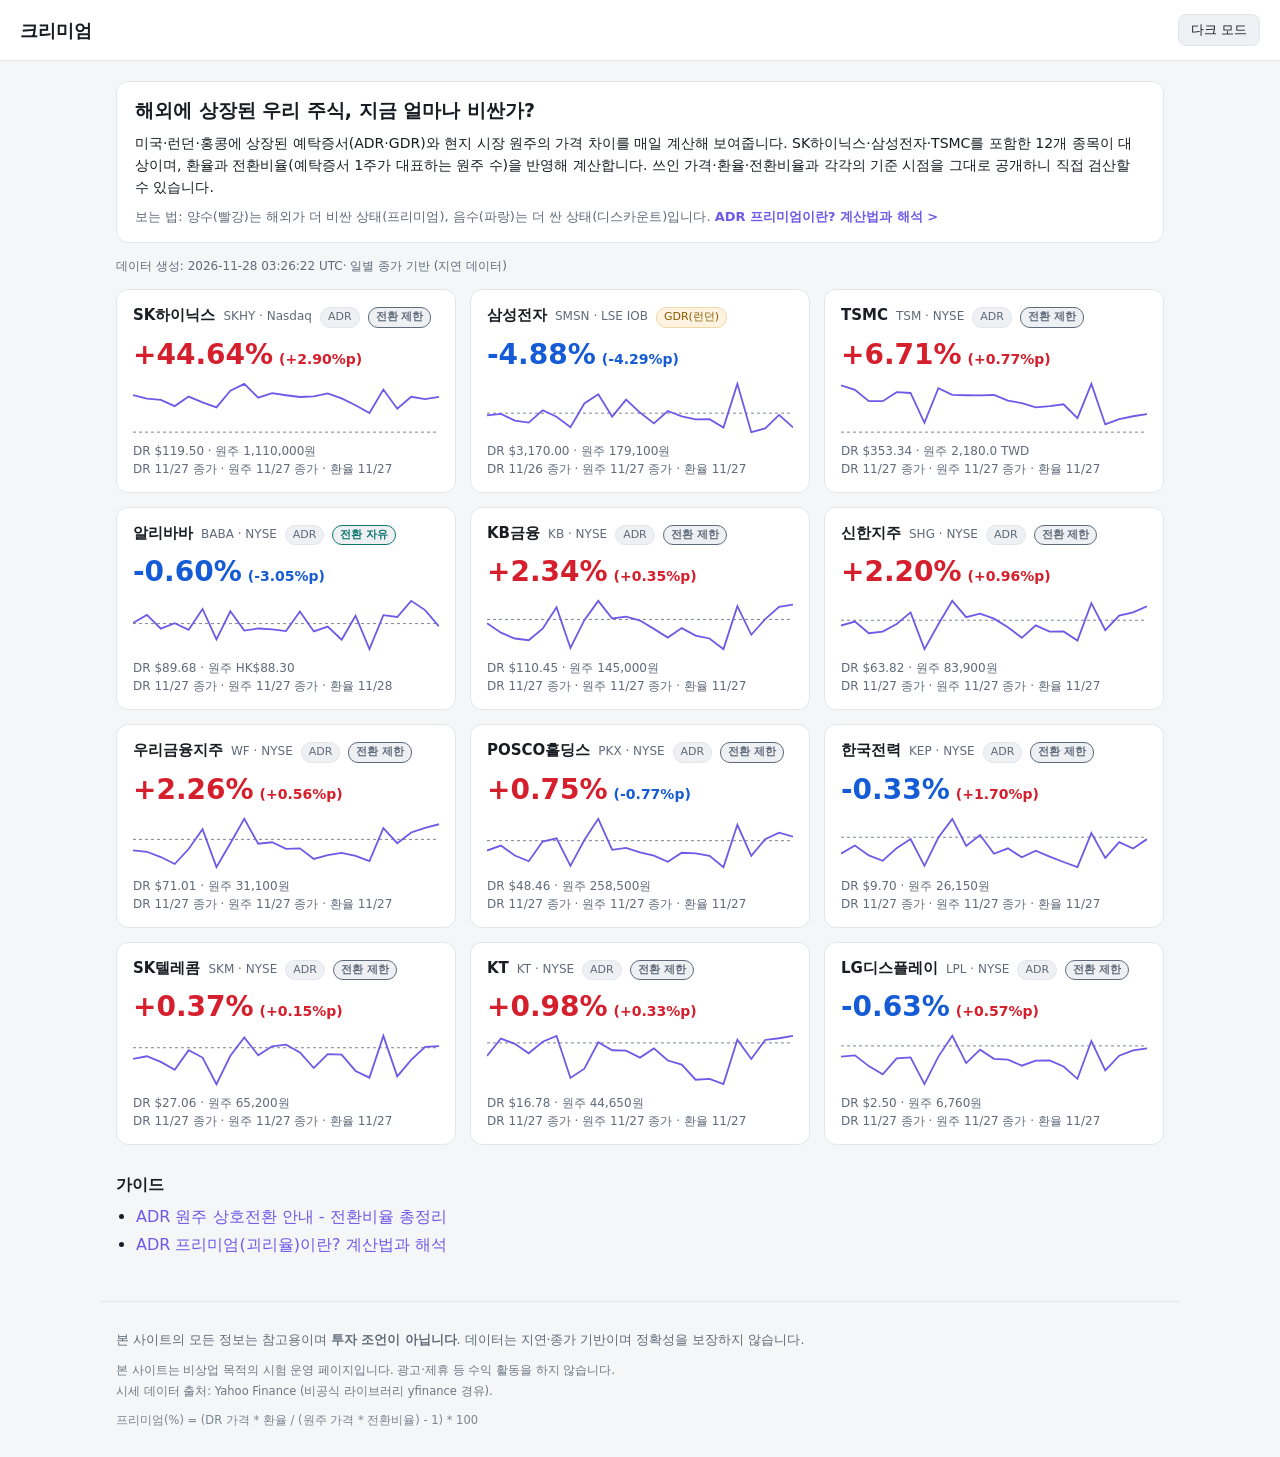
<file: src/web/index.html>
<!DOCTYPE html>
<html lang="ko">
<head>
<meta charset="utf-8">
<meta name="viewport" content="width=device-width, initial-scale=1">
<title>한국·대만 ADR 프리미엄 추적 - 크리미엄</title>
<meta name="description" content="SK하이닉스 SKHY, 삼성전자 GDR, TSMC 등 11종목의 ADR 프리미엄(괴리율)을 계산 근거와 함께 매일 차트로 보여드립니다.">
<link rel="canonical" href="https://jasony93.github.io/">
<meta property="og:title" content="한국·대만 ADR 프리미엄 추적 - 크리미엄">
<meta property="og:description" content="SK하이닉스 SKHY, 삼성전자 GDR, TSMC 등 11종목의 ADR 프리미엄(괴리율)을 계산 근거와 함께 매일 차트로 보여드립니다.">
<meta property="og:type" content="website">
<meta property="og:url" content="https://jasony93.github.io/">
<meta property="og:site_name" content="크리미엄">
<meta name="google-site-verification" content="awEyar43Z5ClZHmGhIsxER21AYQvNLZ_QZ8KQ0EwgG8">
<link rel="stylesheet" href="styles.css?v=40cbd6d7">
<script>
// 첫 페인트 전 테마 적용 (깜빡임 방지)
(function () {
  var saved = null;
  try { saved = localStorage.getItem("theme"); } catch (e) {}
  var theme = saved || (window.matchMedia &&
    window.matchMedia("(prefers-color-scheme: dark)").matches ? "dark" : "light");
  document.documentElement.setAttribute("data-theme", theme);
})();
// 구 해시 URL(#/SKHY) -> 새 경로 리다이렉트
(function () {
  var m = location.hash.match(/^#\/([A-Za-z0-9]+)/);
  if (!m) return;
  var t = m[1].toLowerCase();
  var known = ["skhy", "smsn", "tsm", "baba", "kb", "shg", "wf", "pkx", "kep", "skm", "kt", "lpl"];
  if (known.indexOf(t) >= 0) { location.replace("stocks/" + t + "/"); }
  else if (m[1] === "/" || m[1] === "") { location.replace("./"); }
})();
</script>
<script type="application/ld+json">{"@context": "https://schema.org", "@graph": [{"@type": "WebSite", "name": "크리미엄", "url": "https://jasony93.github.io/"}, {"@type": "Organization", "name": "크리미엄", "url": "https://jasony93.github.io/"}]}</script>
</head>
<body data-page="main" data-root="">
<header class="site-header">
  <a class="site-title" href="./">크리미엄</a>
  <button id="theme-toggle" class="theme-toggle" type="button"
          aria-label="라이트/다크 테마 전환">다크 모드</button>
</header>

<main id="view" class="view">
<section class="intro"><h1 class="intro-headline">해외에 상장된 우리 주식, 지금 얼마나 비싼가?</h1><p class="intro-body">미국·런던·홍콩에 상장된 예탁증서(ADR·GDR)와 현지 시장 원주의 가격 차이를 매일 계산해 보여줍니다. SK하이닉스·삼성전자·TSMC를 포함한 12개 종목이 대상이며, 환율과 전환비율(예탁증서 1주가 대표하는 원주 수)을 반영해 계산합니다. 쓰인 가격·환율·전환비율과 각각의 기준 시점을 그대로 공개하니 직접 검산할 수 있습니다.</p><p class="intro-reading">보는 법: 양수(빨강)는 해외가 더 비싼 상태(프리미엄), 음수(파랑)는 더 싼 상태(디스카운트)입니다. <a class="intro-link" href="guide/adr-premium/">ADR 프리미엄이란? 계산법과 해석 &gt;</a></p></section>
<p class="updated-at">데이터 생성: 2026-11-28 03:26:22 UTC· 일별 종가 기반 (지연 데이터)</p>
<div class="card-grid">
<a class="card" href="stocks/skhy/"><div class="card-head"><span class="card-name">SK하이닉스</span><span class="card-ticker">SKHY · Nasdaq</span><span class="badge">ADR</span><span class="badge conv-badge conv-badge-limited" title="DR을 원주로 바꾸는 방향만 자유롭고, 원주를 DR로 만드는 방향은 제한돼 괴리가 오래 유지될 수 있습니다">전환 제한</span></div><div class="card-premium pos">+44.64%<span class="card-delta pos" title="11/26 대비">(+2.90%p)</span></div><div class="card-spark"><svg viewBox="0 0 260 56" preserveAspectRatio="none" role="img" aria-label="최근 30일 프리미엄 추이"><line x1="0" x2="260" y1="52.14" y2="52.14" stroke="var(--zero-line)" stroke-width="1" stroke-dasharray="3 3" vector-effect="non-scaling-stroke"/><path d="M0.00 15.10 L11.82 18.71 L23.64 19.96 L35.45 26.10 L47.27 16.60 L59.09 22.45 L70.91 27.40 L82.73 10.66 L94.55 3.86 L106.36 17.61 L118.18 13.10 L130.00 15.26 L141.82 16.99 L153.64 16.29 L165.45 13.37 L177.27 18.45 L189.09 25.28 L200.91 33.04 L212.73 9.55 L224.55 28.73 L236.36 16.74 L248.18 19.21 L260.00 16.92" fill="none" stroke="var(--accent)" stroke-width="1.8" vector-effect="non-scaling-stroke"/></svg></div><div class="card-prices">DR $119.50 · 원주 1,110,000원</div><div class="card-asof">DR 11/27 종가 · 원주 11/27 종가 · 환율 11/27</div></a>
<a class="card" href="stocks/smsn/"><div class="card-head"><span class="card-name">삼성전자</span><span class="card-ticker">SMSN · LSE IOB</span><span class="badge badge-gdr" title="이 종목은 미국 ADR가 아닌 런던증권거래소(IOB) 상장 글로벌 예탁증서(GDR)입니다. USD로 거래되며 프리미엄 계산 방식은 ADR와 동일합니다.">GDR(런던)</span></div><div class="card-premium neg">-4.88%<span class="card-delta neg" title="11/26 대비">(-4.29%p)</span></div><div class="card-spark"><svg viewBox="0 0 260 56" preserveAspectRatio="none" role="img" aria-label="최근 30일 프리미엄 추이"><line x1="0" x2="260" y1="33.18" y2="33.18" stroke="var(--zero-line)" stroke-width="1" stroke-dasharray="3 3" vector-effect="non-scaling-stroke"/><path d="M0.00 35.48 L11.82 33.95 L23.64 40.56 L35.45 42.60 L47.27 30.21 L59.09 36.67 L70.91 47.27 L82.73 23.44 L94.55 14.21 L106.36 36.68 L118.18 19.61 L130.00 32.54 L141.82 43.42 L153.64 30.98 L165.45 36.29 L177.27 39.39 L189.09 39.19 L200.91 47.62 L212.73 3.86 L224.55 52.14 L236.36 48.49 L248.18 34.91 L260.00 47.45" fill="none" stroke="var(--accent)" stroke-width="1.8" vector-effect="non-scaling-stroke"/></svg></div><div class="card-prices">DR $3,170.00 · 원주 179,100원</div><div class="card-asof">DR 11/26 종가 · 원주 11/27 종가 · 환율 11/27</div></a>
<a class="card" href="stocks/tsm/"><div class="card-head"><span class="card-name">TSMC</span><span class="card-ticker">TSM · NYSE</span><span class="badge">ADR</span><span class="badge conv-badge conv-badge-limited" title="DR을 원주로 바꾸는 방향만 자유롭고, 원주를 DR로 만드는 방향은 제한돼 괴리가 오래 유지될 수 있습니다">전환 제한</span></div><div class="card-premium pos">+6.71%<span class="card-delta pos" title="11/26 대비">(+0.77%p)</span></div><div class="card-spark"><svg viewBox="0 0 260 56" preserveAspectRatio="none" role="img" aria-label="최근 30일 프리미엄 추이"><line x1="0" x2="260" y1="52.14" y2="52.14" stroke="var(--zero-line)" stroke-width="1" stroke-dasharray="3 3" vector-effect="non-scaling-stroke"/><path d="M0.00 5.24 L11.82 9.88 L23.64 21.08 L35.45 21.20 L47.27 12.16 L59.09 12.99 L70.91 42.85 L82.73 8.16 L94.55 14.89 L106.36 15.27 L118.18 15.37 L130.00 14.99 L141.82 20.64 L153.64 23.10 L165.45 27.33 L177.27 26.09 L189.09 24.27 L200.91 38.08 L212.73 3.86 L224.55 44.45 L236.36 39.20 L248.18 36.26 L260.00 34.20" fill="none" stroke="var(--accent)" stroke-width="1.8" vector-effect="non-scaling-stroke"/></svg></div><div class="card-prices">DR $353.34 · 원주 2,180.0 TWD</div><div class="card-asof">DR 11/27 종가 · 원주 11/27 종가 · 환율 11/27</div></a>
<a class="card" href="stocks/baba/"><div class="card-head"><span class="card-name">알리바바</span><span class="card-ticker">BABA · NYSE</span><span class="badge">ADR</span><span class="badge conv-badge conv-badge-free" title="원주와 DR 사이 양방향 전환이 자유로워 괴리가 작게 유지됩니다">전환 자유</span></div><div class="card-premium neg">-0.60%<span class="card-delta neg" title="11/26 대비">(-3.05%p)</span></div><div class="card-spark"><svg viewBox="0 0 260 56" preserveAspectRatio="none" role="img" aria-label="최근 30일 프리미엄 추이"><line x1="0" x2="260" y1="26.59" y2="26.59" stroke="var(--zero-line)" stroke-width="1" stroke-dasharray="3 3" vector-effect="non-scaling-stroke"/><path d="M0.00 26.05 L11.82 17.94 L23.64 31.70 L35.45 26.21 L47.27 32.78 L59.09 11.99 L70.91 42.38 L82.73 14.28 L94.55 33.63 L106.36 31.48 L118.18 32.34 L130.00 34.08 L141.82 14.46 L153.64 34.43 L165.45 29.58 L177.27 42.76 L189.09 18.75 L200.91 52.14 L212.73 18.17 L224.55 20.01 L236.36 3.86 L248.18 13.11 L260.00 29.42" fill="none" stroke="var(--accent)" stroke-width="1.8" vector-effect="non-scaling-stroke"/></svg></div><div class="card-prices">DR $89.68 · 원주 HK$88.30</div><div class="card-asof">DR 11/27 종가 · 원주 11/27 종가 · 환율 11/28</div></a>
<a class="card" href="stocks/kb/"><div class="card-head"><span class="card-name">KB금융</span><span class="card-ticker">KB · NYSE</span><span class="badge">ADR</span><span class="badge conv-badge conv-badge-limited" title="DR을 원주로 바꾸는 방향만 자유롭고, 원주를 DR로 만드는 방향은 제한돼 괴리가 오래 유지될 수 있습니다">전환 제한</span></div><div class="card-premium pos">+2.34%<span class="card-delta pos" title="11/26 대비">(+0.35%p)</span></div><div class="card-spark"><svg viewBox="0 0 260 56" preserveAspectRatio="none" role="img" aria-label="최근 30일 프리미엄 추이"><line x1="0" x2="260" y1="22.43" y2="22.43" stroke="var(--zero-line)" stroke-width="1" stroke-dasharray="3 3" vector-effect="non-scaling-stroke"/><path d="M0.00 26.16 L11.82 35.70 L23.64 41.51 L35.45 43.21 L47.27 31.67 L59.09 10.34 L70.91 50.97 L82.73 23.16 L94.55 3.86 L106.36 21.48 L118.18 19.62 L130.00 23.60 L141.82 31.89 L153.64 40.60 L165.45 31.09 L177.27 38.53 L189.09 41.49 L200.91 52.14 L212.73 9.14 L224.55 37.77 L236.36 22.17 L248.18 9.87 L260.00 7.69" fill="none" stroke="var(--accent)" stroke-width="1.8" vector-effect="non-scaling-stroke"/></svg></div><div class="card-prices">DR $110.45 · 원주 145,000원</div><div class="card-asof">DR 11/27 종가 · 원주 11/27 종가 · 환율 11/27</div></a>
<a class="card" href="stocks/shg/"><div class="card-head"><span class="card-name">신한지주</span><span class="card-ticker">SHG · NYSE</span><span class="badge">ADR</span><span class="badge conv-badge conv-badge-limited" title="DR을 원주로 바꾸는 방향만 자유롭고, 원주를 DR로 만드는 방향은 제한돼 괴리가 오래 유지될 수 있습니다">전환 제한</span></div><div class="card-premium pos">+2.20%<span class="card-delta pos" title="11/26 대비">(+0.96%p)</span></div><div class="card-spark"><svg viewBox="0 0 260 56" preserveAspectRatio="none" role="img" aria-label="최근 30일 프리미엄 추이"><line x1="0" x2="260" y1="23.24" y2="23.24" stroke="var(--zero-line)" stroke-width="1" stroke-dasharray="3 3" vector-effect="non-scaling-stroke"/><path d="M0.00 28.54 L11.82 24.56 L23.64 36.26 L35.45 34.59 L47.27 26.94 L59.09 15.40 L70.91 52.14 L82.73 27.22 L94.55 3.86 L106.36 20.19 L118.18 16.74 L130.00 21.65 L141.82 30.18 L153.64 40.83 L165.45 28.36 L177.27 34.55 L189.09 34.38 L200.91 43.53 L212.73 6.18 L224.55 33.12 L236.36 18.57 L248.18 15.40 L260.00 9.32" fill="none" stroke="var(--accent)" stroke-width="1.8" vector-effect="non-scaling-stroke"/></svg></div><div class="card-prices">DR $63.82 · 원주 83,900원</div><div class="card-asof">DR 11/27 종가 · 원주 11/27 종가 · 환율 11/27</div></a>
<a class="card" href="stocks/wf/"><div class="card-head"><span class="card-name">우리금융지주</span><span class="card-ticker">WF · NYSE</span><span class="badge">ADR</span><span class="badge conv-badge conv-badge-limited" title="DR을 원주로 바꾸는 방향만 자유롭고, 원주를 DR로 만드는 방향은 제한돼 괴리가 오래 유지될 수 있습니다">전환 제한</span></div><div class="card-premium pos">+2.26%<span class="card-delta pos" title="11/26 대비">(+0.56%p)</span></div><div class="card-spark"><svg viewBox="0 0 260 56" preserveAspectRatio="none" role="img" aria-label="최근 30일 프리미엄 추이"><line x1="0" x2="260" y1="24.39" y2="24.39" stroke="var(--zero-line)" stroke-width="1" stroke-dasharray="3 3" vector-effect="non-scaling-stroke"/><path d="M0.00 35.41 L11.82 36.78 L23.64 42.04 L35.45 49.00 L47.27 33.99 L59.09 14.17 L70.91 52.14 L82.73 28.19 L94.55 3.86 L106.36 28.73 L118.18 27.28 L130.00 33.83 L141.82 33.34 L153.64 43.94 L165.45 40.23 L177.27 37.94 L189.09 40.81 L200.91 46.03 L212.73 13.19 L224.55 28.17 L236.36 17.48 L248.18 12.95 L260.00 9.20" fill="none" stroke="var(--accent)" stroke-width="1.8" vector-effect="non-scaling-stroke"/></svg></div><div class="card-prices">DR $71.01 · 원주 31,100원</div><div class="card-asof">DR 11/27 종가 · 원주 11/27 종가 · 환율 11/27</div></a>
<a class="card" href="stocks/pkx/"><div class="card-head"><span class="card-name">POSCO홀딩스</span><span class="card-ticker">PKX · NYSE</span><span class="badge">ADR</span><span class="badge conv-badge conv-badge-limited" title="DR을 원주로 바꾸는 방향만 자유롭고, 원주를 DR로 만드는 방향은 제한돼 괴리가 오래 유지될 수 있습니다">전환 제한</span></div><div class="card-premium pos">+0.75%<span class="card-delta neg" title="11/26 대비">(-0.77%p)</span></div><div class="card-spark"><svg viewBox="0 0 260 56" preserveAspectRatio="none" role="img" aria-label="최근 30일 프리미엄 추이"><line x1="0" x2="260" y1="25.66" y2="25.66" stroke="var(--zero-line)" stroke-width="1" stroke-dasharray="3 3" vector-effect="non-scaling-stroke"/><path d="M0.00 35.58 L11.82 30.57 L23.64 40.52 L35.45 46.26 L47.27 26.54 L59.09 23.40 L70.91 50.83 L82.73 25.06 L94.55 3.86 L106.36 34.86 L118.18 32.88 L130.00 37.39 L141.82 40.62 L153.64 46.78 L165.45 37.73 L177.27 38.33 L189.09 40.80 L200.91 52.14 L212.73 9.76 L224.55 40.92 L236.36 24.17 L248.18 17.63 L260.00 21.70" fill="none" stroke="var(--accent)" stroke-width="1.8" vector-effect="non-scaling-stroke"/></svg></div><div class="card-prices">DR $48.46 · 원주 258,500원</div><div class="card-asof">DR 11/27 종가 · 원주 11/27 종가 · 환율 11/27</div></a>
<a class="card" href="stocks/kep/"><div class="card-head"><span class="card-name">한국전력</span><span class="card-ticker">KEP · NYSE</span><span class="badge">ADR</span><span class="badge conv-badge conv-badge-limited" title="DR을 원주로 바꾸는 방향만 자유롭고, 원주를 DR로 만드는 방향은 제한돼 괴리가 오래 유지될 수 있습니다">전환 제한</span></div><div class="card-premium neg">-0.33%<span class="card-delta pos" title="11/26 대비">(+1.70%p)</span></div><div class="card-spark"><svg viewBox="0 0 260 56" preserveAspectRatio="none" role="img" aria-label="최근 30일 프리미엄 추이"><line x1="0" x2="260" y1="22.22" y2="22.22" stroke="var(--zero-line)" stroke-width="1" stroke-dasharray="3 3" vector-effect="non-scaling-stroke"/><path d="M0.00 38.66 L11.82 30.55 L23.64 40.46 L35.45 45.76 L47.27 33.16 L59.09 24.06 L70.91 50.84 L82.73 22.55 L94.55 3.86 L106.36 30.85 L118.18 20.03 L130.00 38.77 L141.82 33.32 L153.64 42.33 L165.45 35.70 L177.27 41.56 L189.09 47.01 L200.91 52.14 L212.73 18.13 L224.55 42.96 L236.36 27.17 L248.18 33.56 L260.00 24.05" fill="none" stroke="var(--accent)" stroke-width="1.8" vector-effect="non-scaling-stroke"/></svg></div><div class="card-prices">DR $9.70 · 원주 26,150원</div><div class="card-asof">DR 11/27 종가 · 원주 11/27 종가 · 환율 11/27</div></a>
<a class="card" href="stocks/skm/"><div class="card-head"><span class="card-name">SK텔레콤</span><span class="card-ticker">SKM · NYSE</span><span class="badge">ADR</span><span class="badge conv-badge conv-badge-limited" title="DR을 원주로 바꾸는 방향만 자유롭고, 원주를 DR로 만드는 방향은 제한돼 괴리가 오래 유지될 수 있습니다">전환 제한</span></div><div class="card-premium pos">+0.37%<span class="card-delta pos" title="11/26 대비">(+0.15%p)</span></div><div class="card-spark"><svg viewBox="0 0 260 56" preserveAspectRatio="none" role="img" aria-label="최근 30일 프리미엄 추이"><line x1="0" x2="260" y1="15.72" y2="15.72" stroke="var(--zero-line)" stroke-width="1" stroke-dasharray="3 3" vector-effect="non-scaling-stroke"/><path d="M0.00 26.83 L11.82 24.29 L23.64 29.90 L35.45 37.87 L47.27 18.17 L59.09 25.57 L70.91 52.14 L82.73 23.81 L94.55 5.39 L106.36 23.19 L118.18 14.31 L130.00 12.71 L141.82 20.38 L153.64 35.99 L165.45 22.12 L177.27 22.56 L189.09 38.94 L200.91 45.64 L212.73 3.86 L224.55 44.41 L236.36 27.90 L248.18 14.78 L260.00 14.13" fill="none" stroke="var(--accent)" stroke-width="1.8" vector-effect="non-scaling-stroke"/></svg></div><div class="card-prices">DR $27.06 · 원주 65,200원</div><div class="card-asof">DR 11/27 종가 · 원주 11/27 종가 · 환율 11/27</div></a>
<a class="card" href="stocks/kt/"><div class="card-head"><span class="card-name">KT</span><span class="card-ticker">KT · NYSE</span><span class="badge">ADR</span><span class="badge conv-badge conv-badge-limited" title="DR을 원주로 바꾸는 방향만 자유롭고, 원주를 DR로 만드는 방향은 제한돼 괴리가 오래 유지될 수 있습니다">전환 제한</span></div><div class="card-premium pos">+0.98%<span class="card-delta pos" title="11/26 대비">(+0.33%p)</span></div><div class="card-spark"><svg viewBox="0 0 260 56" preserveAspectRatio="none" role="img" aria-label="최근 30일 프리미엄 추이"><line x1="0" x2="260" y1="10.89" y2="10.89" stroke="var(--zero-line)" stroke-width="1" stroke-dasharray="3 3" vector-effect="non-scaling-stroke"/><path d="M0.00 23.84 L11.82 6.55 L23.64 11.80 L35.45 21.26 L47.27 9.69 L59.09 3.90 L70.91 45.91 L82.73 36.65 L94.55 10.26 L106.36 18.25 L118.18 18.61 L130.00 25.60 L141.82 16.44 L153.64 28.54 L165.45 32.65 L177.27 47.72 L189.09 46.93 L200.91 52.14 L212.73 7.74 L224.55 27.00 L236.36 7.98 L248.18 6.24 L260.00 3.86" fill="none" stroke="var(--accent)" stroke-width="1.8" vector-effect="non-scaling-stroke"/></svg></div><div class="card-prices">DR $16.78 · 원주 44,650원</div><div class="card-asof">DR 11/27 종가 · 원주 11/27 종가 · 환율 11/27</div></a>
<a class="card" href="stocks/lpl/"><div class="card-head"><span class="card-name">LG디스플레이</span><span class="card-ticker">LPL · NYSE</span><span class="badge">ADR</span><span class="badge conv-badge conv-badge-limited" title="DR을 원주로 바꾸는 방향만 자유롭고, 원주를 DR로 만드는 방향은 제한돼 괴리가 오래 유지될 수 있습니다">전환 제한</span></div><div class="card-premium neg">-0.63%<span class="card-delta pos" title="11/26 대비">(+0.57%p)</span></div><div class="card-spark"><svg viewBox="0 0 260 56" preserveAspectRatio="none" role="img" aria-label="최근 30일 프리미엄 추이"><line x1="0" x2="260" y1="13.90" y2="13.90" stroke="var(--zero-line)" stroke-width="1" stroke-dasharray="3 3" vector-effect="non-scaling-stroke"/><path d="M0.00 24.69 L11.82 23.35 L23.64 34.11 L35.45 42.33 L47.27 26.36 L59.09 25.43 L70.91 52.14 L82.73 24.61 L94.55 3.86 L106.36 31.05 L118.18 17.64 L130.00 26.82 L141.82 27.65 L153.64 33.66 L165.45 28.64 L177.27 28.50 L189.09 34.53 L200.91 46.82 L212.73 8.99 L224.55 38.31 L236.36 23.69 L248.18 18.45 L260.00 16.28" fill="none" stroke="var(--accent)" stroke-width="1.8" vector-effect="non-scaling-stroke"/></svg></div><div class="card-prices">DR $2.50 · 원주 6,760원</div><div class="card-asof">DR 11/27 종가 · 원주 11/27 종가 · 환율 11/27</div></a>
</div>
<section class="guide-list"><h2>가이드</h2><ul>
<li><a href="guide/adr-conversion/">ADR 원주 상호전환 안내 - 전환비율 총정리</a></li>
<li><a href="guide/adr-premium/">ADR 프리미엄(괴리율)이란? 계산법과 해석</a></li>
</ul></section>
</main>

<footer class="site-footer">
  <p>본 사이트의 모든 정보는 참고용이며 <strong>투자 조언이 아닙니다</strong>. 데이터는 지연·종가 기반이며 정확성을 보장하지 않습니다.</p>
  <p class="footer-notice">본 사이트는 비상업 목적의 시험 운영 페이지입니다. 광고·제휴 등 수익 활동을 하지 않습니다.</p>
  <p class="footer-notice">시세 데이터 출처: Yahoo Finance (비공식 라이브러리 yfinance 경유).</p>
  <p class="footer-sub">프리미엄(%) = (DR 가격 * 환율 / (원주 가격 * 전환비율) - 1) * 100</p>
</footer>

<script src="app.js?v=84deca25"></script>
</body>
</html>
</file>
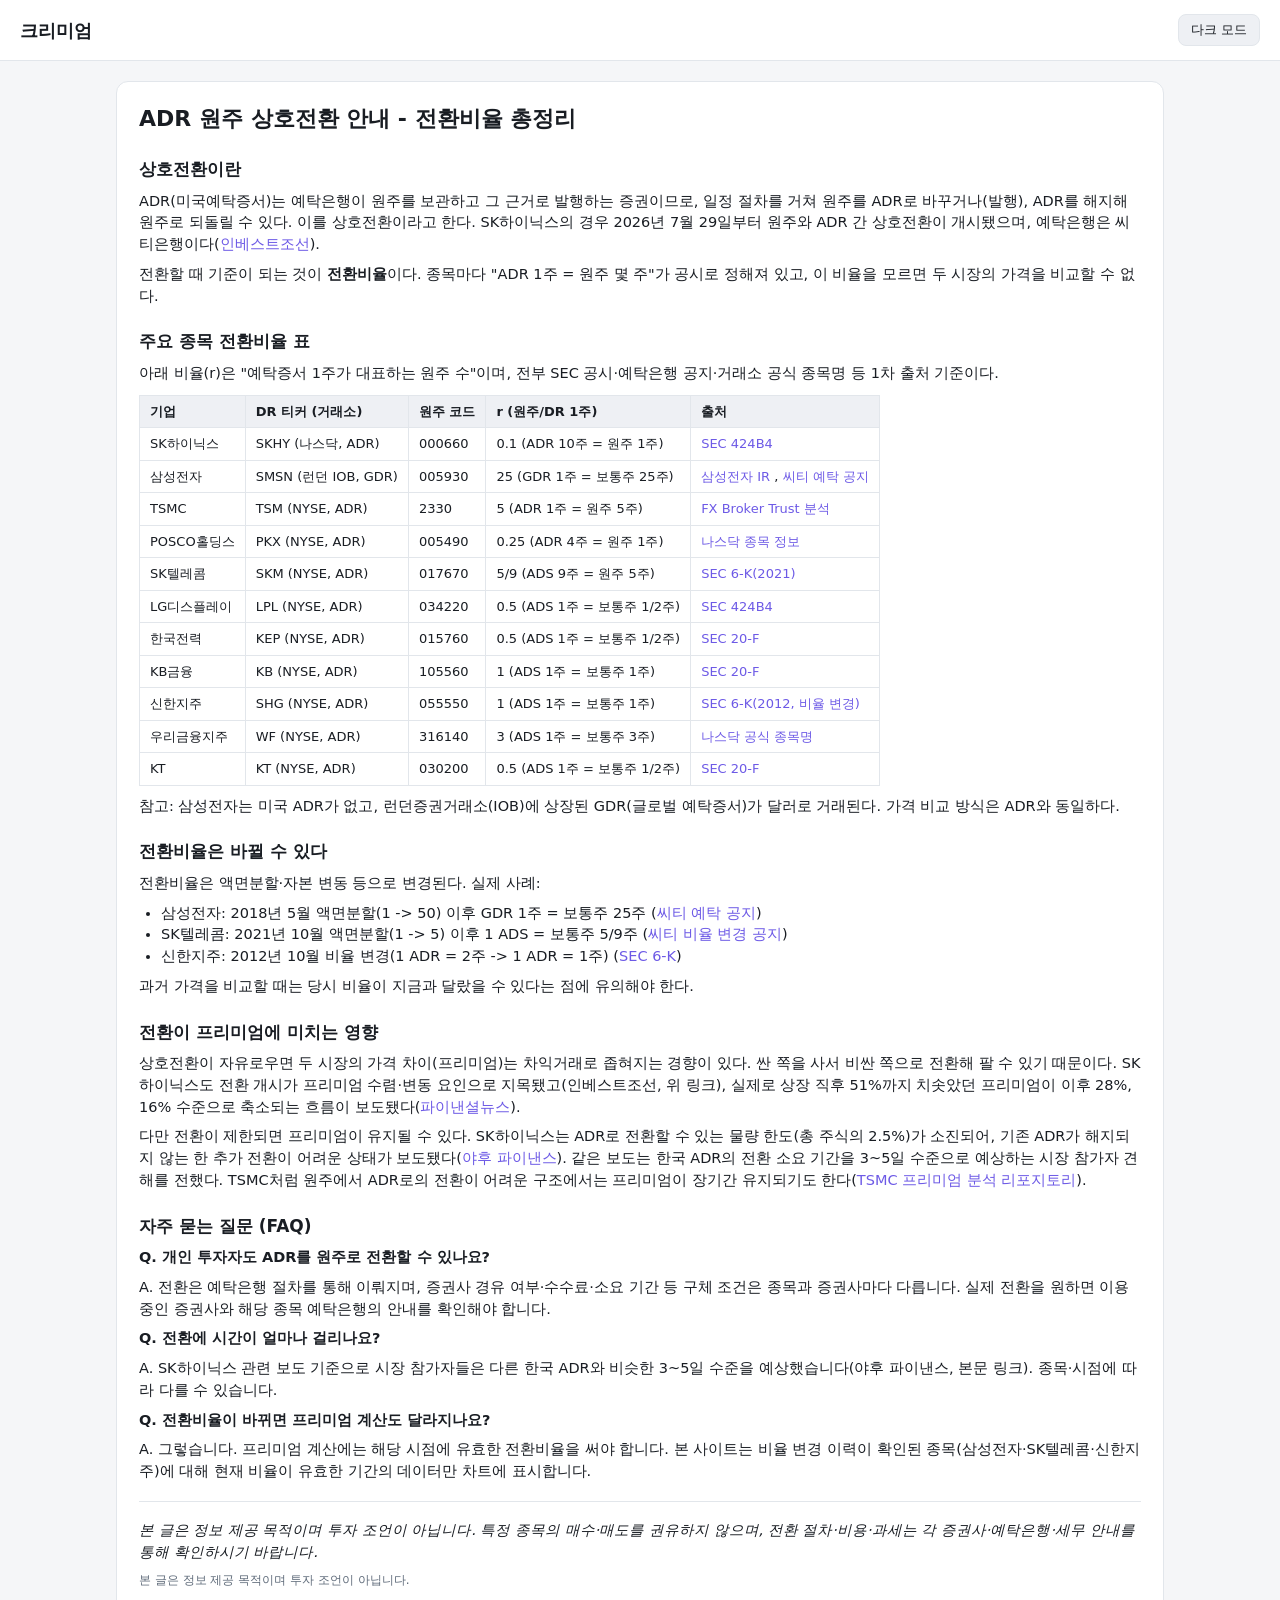
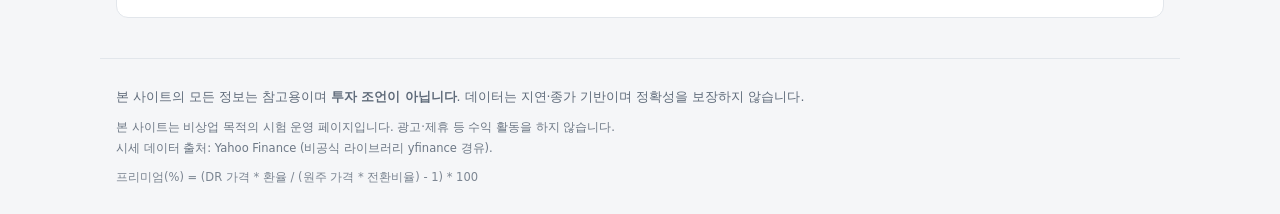
<file: src/web/guide/adr-conversion/index.html>
<!DOCTYPE html>
<html lang="ko">
<head>
<meta charset="utf-8">
<meta name="viewport" content="width=device-width, initial-scale=1">
<title>ADR 원주 상호전환 안내 - 전환비율 총정리 - 크리미엄</title>
<meta name="description" content="SK하이닉스 등 한국 ADR 9종·삼성전자 GDR·TSMC의 전환비율을 SEC 공시 기준으로 정리. 상호전환 개념과 전환이 프리미엄에 미치는 영향 설명.">
<link rel="canonical" href="https://jasony93.github.io/guide/adr-conversion/">
<meta property="og:title" content="ADR 원주 상호전환 안내 - 전환비율 총정리 - 크리미엄">
<meta property="og:description" content="SK하이닉스 등 한국 ADR 9종·삼성전자 GDR·TSMC의 전환비율을 SEC 공시 기준으로 정리. 상호전환 개념과 전환이 프리미엄에 미치는 영향 설명.">
<meta property="og:type" content="article">
<meta property="og:url" content="https://jasony93.github.io/guide/adr-conversion/">
<meta property="og:site_name" content="크리미엄">
<meta name="google-site-verification" content="awEyar43Z5ClZHmGhIsxER21AYQvNLZ_QZ8KQ0EwgG8">
<link rel="stylesheet" href="../../styles.css?v=40cbd6d7">
<script>
// 첫 페인트 전 테마 적용 (깜빡임 방지)
(function () {
  var saved = null;
  try { saved = localStorage.getItem("theme"); } catch (e) {}
  var theme = saved || (window.matchMedia &&
    window.matchMedia("(prefers-color-scheme: dark)").matches ? "dark" : "light");
  document.documentElement.setAttribute("data-theme", theme);
})();
// 구 해시 URL(#/SKHY) -> 새 경로 리다이렉트
(function () {
  var m = location.hash.match(/^#\/([A-Za-z0-9]+)/);
  if (!m) return;
  var t = m[1].toLowerCase();
  var known = ["skhy", "smsn", "tsm", "baba", "kb", "shg", "wf", "pkx", "kep", "skm", "kt", "lpl"];
  if (known.indexOf(t) >= 0) { location.replace("../../stocks/" + t + "/"); }
  else if (m[1] === "/" || m[1] === "") { location.replace("../../"); }
})();
</script>
<script type="application/ld+json">{"@context": "https://schema.org", "@type": "FAQPage", "mainEntity": [{"@type": "Question", "name": "개인 투자자도 ADR를 원주로 전환할 수 있나요?", "acceptedAnswer": {"@type": "Answer", "text": "전환은 예탁은행 절차를 통해 이뤄지며, 증권사 경유 여부·수수료·소요 기간 등 구체 조건은 종목과 증권사마다 다릅니다. 실제 전환을 원하면 이용 중인 증권사와 해당 종목 예탁은행의 안내를 확인해야 합니다."}}, {"@type": "Question", "name": "전환에 시간이 얼마나 걸리나요?", "acceptedAnswer": {"@type": "Answer", "text": "SK하이닉스 관련 보도 기준으로 시장 참가자들은 다른 한국 ADR와 비슷한 3~5일 수준을 예상했습니다(야후 파이낸스, 본문 링크). 종목·시점에 따라 다를 수 있습니다."}}, {"@type": "Question", "name": "전환비율이 바뀌면 프리미엄 계산도 달라지나요?", "acceptedAnswer": {"@type": "Answer", "text": "그렇습니다. 프리미엄 계산에는 해당 시점에 유효한 전환비율을 써야 합니다. 본 사이트는 비율 변경 이력이 확인된 종목(삼성전자·SK텔레콤·신한지주)에 대해 현재 비율이 유효한 기간의 데이터만 차트에 표시합니다."}}]}</script>
</head>
<body data-page="guide" data-root="../../">
<header class="site-header">
  <a class="site-title" href="../../">크리미엄</a>
  <button id="theme-toggle" class="theme-toggle" type="button"
          aria-label="라이트/다크 테마 전환">다크 모드</button>
</header>

<main id="view" class="view">
<article class="guide-article"><h1>ADR 원주 상호전환 안내 - 전환비율 총정리</h1>
<h2>상호전환이란</h2>
<p>ADR(미국예탁증서)는 예탁은행이 원주를 보관하고 그 근거로 발행하는 증권이므로, 일정 절차를 거쳐 원주를 ADR로 바꾸거나(발행), ADR를 해지해 원주로 되돌릴 수 있다. 이를 상호전환이라고 한다. SK하이닉스의 경우 2026년 7월 29일부터 원주와 ADR 간 상호전환이 개시됐으며, 예탁은행은 씨티은행이다(<a href="https://www.investchosun.com/site/data/html_dir/2026/07/08/2026070880088.html" rel="noopener">인베스트조선</a>).</p>
<p>전환할 때 기준이 되는 것이 <strong>전환비율</strong>이다. 종목마다 "ADR 1주 = 원주 몇 주"가 공시로 정해져 있고, 이 비율을 모르면 두 시장의 가격을 비교할 수 없다.</p>
<h2>주요 종목 전환비율 표</h2>
<p>아래 비율(r)은 "예탁증서 1주가 대표하는 원주 수"이며, 전부 SEC 공시·예탁은행 공지·거래소 공식 종목명 등 1차 출처 기준이다.</p>
<div class="table-wrap"><table><tr><th>기업</th><th>DR 티커 (거래소)</th><th>원주 코드</th><th>r (원주/DR 1주)</th><th>출처</th></tr><tr><td>SK하이닉스</td><td>SKHY (나스닥, ADR)</td><td>000660</td><td>0.1 (ADR 10주 = 원주 1주)</td><td><a href="https://www.sec.gov/Archives/edgar/data/0002120882/000119312526299963/d32785d424b4.htm" rel="noopener">SEC 424B4</a></td></tr><tr><td>삼성전자</td><td>SMSN (런던 IOB, GDR)</td><td>005930</td><td>25 (GDR 1주 = 보통주 25주)</td><td><a href="https://www.samsung.com/global/ir/stock-information/listing-Info" rel="noopener">삼성전자 IR</a> , <a href="https://depositaryreceipts.citi.com/adr/common/file.aspx?idf=6925" rel="noopener">씨티 예탁 공지</a></td></tr><tr><td>TSMC</td><td>TSM (NYSE, ADR)</td><td>2330</td><td>5 (ADR 1주 = 원주 5주)</td><td><a href="https://www.fxbrokertrust.com/insights/tsmc-adr-vs-2330-conversion-premiums-and-costs" rel="noopener">FX Broker Trust 분석</a></td></tr><tr><td>POSCO홀딩스</td><td>PKX (NYSE, ADR)</td><td>005490</td><td>0.25 (ADR 4주 = 원주 1주)</td><td><a href="https://www.nasdaq.com/market-activity/stocks/pkx" rel="noopener">나스닥 종목 정보</a></td></tr><tr><td>SK텔레콤</td><td>SKM (NYSE, ADR)</td><td>017670</td><td>5/9 (ADS 9주 = 원주 5주)</td><td><a href="https://www.sec.gov/Archives/edgar/data/1015650/000119312521267172/d221165dex991.htm" rel="noopener">SEC 6-K(2021)</a></td></tr><tr><td>LG디스플레이</td><td>LPL (NYSE, ADR)</td><td>034220</td><td>0.5 (ADS 1주 = 보통주 1/2주)</td><td><a href="https://www.sec.gov/Archives/edgar/data/1290109/000119312504119654/d424b4.htm" rel="noopener">SEC 424B4</a></td></tr><tr><td>한국전력</td><td>KEP (NYSE, ADR)</td><td>015760</td><td>0.5 (ADS 1주 = 보통주 1/2주)</td><td><a href="https://www.sec.gov/Archives/edgar/data/887225/000119312522132015/d276732d20f.htm" rel="noopener">SEC 20-F</a></td></tr><tr><td>KB금융</td><td>KB (NYSE, ADR)</td><td>105560</td><td>1 (ADS 1주 = 보통주 1주)</td><td><a href="https://www.sec.gov/Archives/edgar/data/0001445930/000119312518136720/d543858d20f.htm" rel="noopener">SEC 20-F</a></td></tr><tr><td>신한지주</td><td>SHG (NYSE, ADR)</td><td>055550</td><td>1 (ADS 1주 = 보통주 1주)</td><td><a href="https://www.sec.gov/Archives/edgar/data/0001263043/000119312512386238/d408169d6k.htm" rel="noopener">SEC 6-K(2012, 비율 변경)</a></td></tr><tr><td>우리금융지주</td><td>WF (NYSE, ADR)</td><td>316140</td><td>3 (ADS 1주 = 보통주 3주)</td><td><a href="https://www.nasdaq.com/market-activity/stocks/wf" rel="noopener">나스닥 공식 종목명</a></td></tr><tr><td>KT</td><td>KT (NYSE, ADR)</td><td>030200</td><td>0.5 (ADS 1주 = 보통주 1/2주)</td><td><a href="https://www.sec.gov/Archives/edgar/data/0000892450/000119312513180088/d525828d20f.htm" rel="noopener">SEC 20-F</a></td></tr></table></div>
<p>참고: 삼성전자는 미국 ADR가 없고, 런던증권거래소(IOB)에 상장된 GDR(글로벌 예탁증서)가 달러로 거래된다. 가격 비교 방식은 ADR와 동일하다.</p>
<h2>전환비율은 바뀔 수 있다</h2>
<p>전환비율은 액면분할·자본 변동 등으로 변경된다. 실제 사례:</p>
<ul><li>삼성전자: 2018년 5월 액면분할(1 -&gt; 50) 이후 GDR 1주 = 보통주 25주 (<a href="https://depositaryreceipts.citi.com/adr/common/file.aspx?idf=6925" rel="noopener">씨티 예탁 공지</a>)</li><li>SK텔레콤: 2021년 10월 액면분할(1 -&gt; 5) 이후 1 ADS = 보통주 5/9주 (<a href="https://depositaryreceipts.citi.com/adr/common/file.aspx?idf=5726" rel="noopener">씨티 비율 변경 공지</a>)</li><li>신한지주: 2012년 10월 비율 변경(1 ADR = 2주 -&gt; 1 ADR = 1주) (<a href="https://www.sec.gov/Archives/edgar/data/0001263043/000119312512386238/d408169d6k.htm" rel="noopener">SEC 6-K</a>)</li></ul>
<p>과거 가격을 비교할 때는 당시 비율이 지금과 달랐을 수 있다는 점에 유의해야 한다.</p>
<h2>전환이 프리미엄에 미치는 영향</h2>
<p>상호전환이 자유로우면 두 시장의 가격 차이(프리미엄)는 차익거래로 좁혀지는 경향이 있다. 싼 쪽을 사서 비싼 쪽으로 전환해 팔 수 있기 때문이다. SK하이닉스도 전환 개시가 프리미엄 수렴·변동 요인으로 지목됐고(인베스트조선, 위 링크), 실제로 상장 직후 51%까지 치솟았던 프리미엄이 이후 28%, 16% 수준으로 축소되는 흐름이 보도됐다(<a href="https://www.fnnews.com/news/202607281438264228" rel="noopener">파이낸셜뉴스</a>).</p>
<p>다만 전환이 제한되면 프리미엄이 유지될 수 있다. SK하이닉스는 ADR로 전환할 수 있는 물량 한도(총 주식의 2.5%)가 소진되어, 기존 ADR가 해지되지 않는 한 추가 전환이 어려운 상태가 보도됐다(<a href="https://finance.yahoo.com/markets/stocks/articles/sk-hynix-share-conversion-mean-005605511.html" rel="noopener">야후 파이낸스</a>). 같은 보도는 한국 ADR의 전환 소요 기간을 3~5일 수준으로 예상하는 시장 참가자 견해를 전했다. TSMC처럼 원주에서 ADR로의 전환이 어려운 구조에서는 프리미엄이 장기간 유지되기도 한다(<a href="https://github.com/chungderson/tsmc-adr-premium" rel="noopener">TSMC 프리미엄 분석 리포지토리</a>).</p>
<h2>자주 묻는 질문 (FAQ)</h2>
<p><strong>Q. 개인 투자자도 ADR를 원주로 전환할 수 있나요?</strong></p>
<p>A. 전환은 예탁은행 절차를 통해 이뤄지며, 증권사 경유 여부·수수료·소요 기간 등 구체 조건은 종목과 증권사마다 다릅니다. 실제 전환을 원하면 이용 중인 증권사와 해당 종목 예탁은행의 안내를 확인해야 합니다.</p>
<p><strong>Q. 전환에 시간이 얼마나 걸리나요?</strong></p>
<p>A. SK하이닉스 관련 보도 기준으로 시장 참가자들은 다른 한국 ADR와 비슷한 3~5일 수준을 예상했습니다(야후 파이낸스, 본문 링크). 종목·시점에 따라 다를 수 있습니다.</p>
<p><strong>Q. 전환비율이 바뀌면 프리미엄 계산도 달라지나요?</strong></p>
<p>A. 그렇습니다. 프리미엄 계산에는 해당 시점에 유효한 전환비율을 써야 합니다. 본 사이트는 비율 변경 이력이 확인된 종목(삼성전자·SK텔레콤·신한지주)에 대해 현재 비율이 유효한 기간의 데이터만 차트에 표시합니다.</p>
<hr>
<p><em>본 글은 정보 제공 목적이며 투자 조언이 아닙니다. 특정 종목의 매수·매도를 권유하지 않으며, 전환 절차·비용·과세는 각 증권사·예탁은행·세무 안내를 통해 확인하시기 바랍니다.</em></p>
<p class="chart-note">본 글은 정보 제공 목적이며 투자 조언이 아닙니다.</p></article>
</main>

<footer class="site-footer">
  <p>본 사이트의 모든 정보는 참고용이며 <strong>투자 조언이 아닙니다</strong>. 데이터는 지연·종가 기반이며 정확성을 보장하지 않습니다.</p>
  <p class="footer-notice">본 사이트는 비상업 목적의 시험 운영 페이지입니다. 광고·제휴 등 수익 활동을 하지 않습니다.</p>
  <p class="footer-notice">시세 데이터 출처: Yahoo Finance (비공식 라이브러리 yfinance 경유).</p>
  <p class="footer-sub">프리미엄(%) = (DR 가격 * 환율 / (원주 가격 * 전환비율) - 1) * 100</p>
</footer>

<script src="../../app.js?v=84deca25"></script>
</body>
</html>
</file>
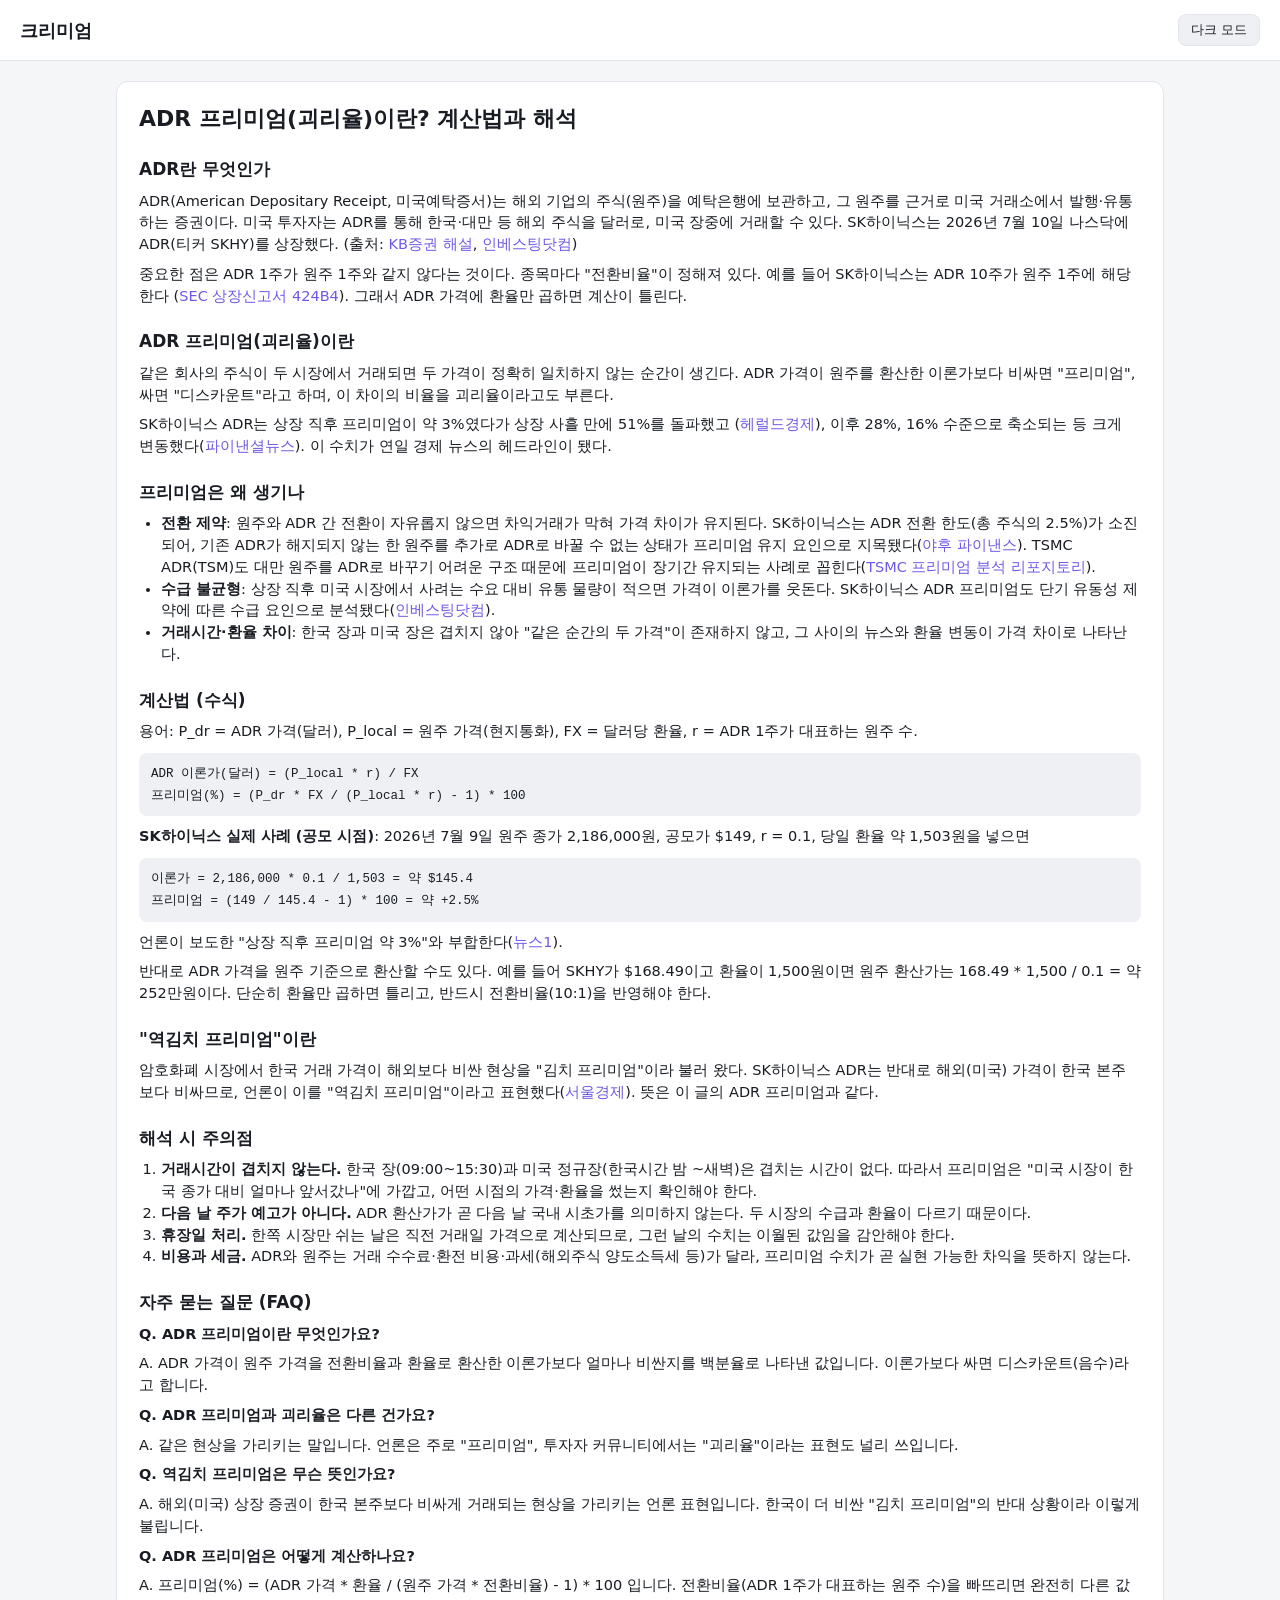
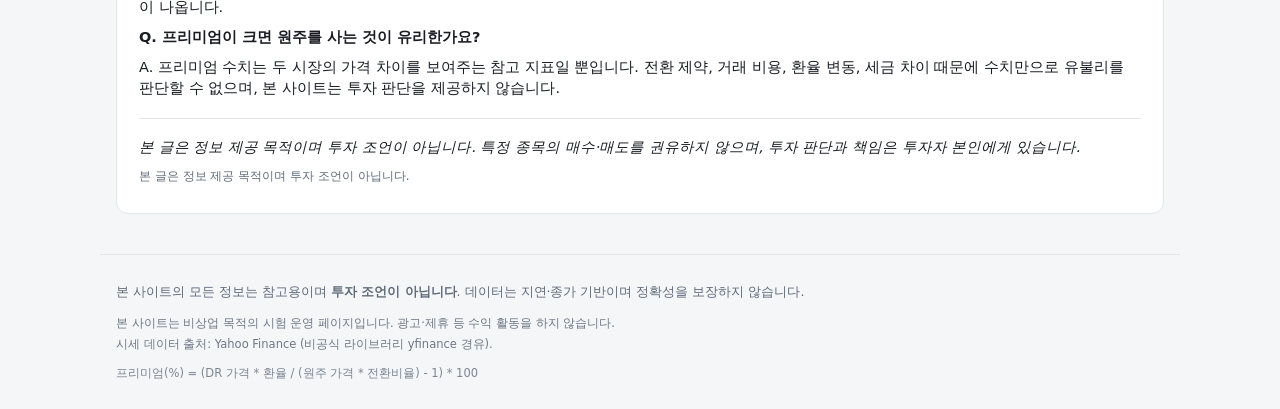
<file: src/web/guide/adr-premium/index.html>
<!DOCTYPE html>
<html lang="ko">
<head>
<meta charset="utf-8">
<meta name="viewport" content="width=device-width, initial-scale=1">
<title>ADR 프리미엄(괴리율)이란? 계산법과 해석 - 크리미엄</title>
<meta name="description" content="ADR가 원주보다 비싸지는 이유와 프리미엄(괴리율) 계산 수식을 SK하이닉스 실제 사례로 설명합니다. 역김치 프리미엄 뜻과 해석 시 주의점까지.">
<link rel="canonical" href="https://jasony93.github.io/guide/adr-premium/">
<meta property="og:title" content="ADR 프리미엄(괴리율)이란? 계산법과 해석 - 크리미엄">
<meta property="og:description" content="ADR가 원주보다 비싸지는 이유와 프리미엄(괴리율) 계산 수식을 SK하이닉스 실제 사례로 설명합니다. 역김치 프리미엄 뜻과 해석 시 주의점까지.">
<meta property="og:type" content="article">
<meta property="og:url" content="https://jasony93.github.io/guide/adr-premium/">
<meta property="og:site_name" content="크리미엄">
<meta name="google-site-verification" content="awEyar43Z5ClZHmGhIsxER21AYQvNLZ_QZ8KQ0EwgG8">
<link rel="stylesheet" href="../../styles.css?v=40cbd6d7">
<script>
// 첫 페인트 전 테마 적용 (깜빡임 방지)
(function () {
  var saved = null;
  try { saved = localStorage.getItem("theme"); } catch (e) {}
  var theme = saved || (window.matchMedia &&
    window.matchMedia("(prefers-color-scheme: dark)").matches ? "dark" : "light");
  document.documentElement.setAttribute("data-theme", theme);
})();
// 구 해시 URL(#/SKHY) -> 새 경로 리다이렉트
(function () {
  var m = location.hash.match(/^#\/([A-Za-z0-9]+)/);
  if (!m) return;
  var t = m[1].toLowerCase();
  var known = ["skhy", "smsn", "tsm", "baba", "kb", "shg", "wf", "pkx", "kep", "skm", "kt", "lpl"];
  if (known.indexOf(t) >= 0) { location.replace("../../stocks/" + t + "/"); }
  else if (m[1] === "/" || m[1] === "") { location.replace("../../"); }
})();
</script>
<script type="application/ld+json">{"@context": "https://schema.org", "@type": "FAQPage", "mainEntity": [{"@type": "Question", "name": "ADR 프리미엄이란 무엇인가요?", "acceptedAnswer": {"@type": "Answer", "text": "ADR 가격이 원주 가격을 전환비율과 환율로 환산한 이론가보다 얼마나 비싼지를 백분율로 나타낸 값입니다. 이론가보다 싸면 디스카운트(음수)라고 합니다."}}, {"@type": "Question", "name": "ADR 프리미엄과 괴리율은 다른 건가요?", "acceptedAnswer": {"@type": "Answer", "text": "같은 현상을 가리키는 말입니다. 언론은 주로 \"프리미엄\", 투자자 커뮤니티에서는 \"괴리율\"이라는 표현도 널리 쓰입니다."}}, {"@type": "Question", "name": "역김치 프리미엄은 무슨 뜻인가요?", "acceptedAnswer": {"@type": "Answer", "text": "해외(미국) 상장 증권이 한국 본주보다 비싸게 거래되는 현상을 가리키는 언론 표현입니다. 한국이 더 비싼 \"김치 프리미엄\"의 반대 상황이라 이렇게 불립니다."}}, {"@type": "Question", "name": "ADR 프리미엄은 어떻게 계산하나요?", "acceptedAnswer": {"@type": "Answer", "text": "프리미엄(%) = (ADR 가격 * 환율 / (원주 가격 * 전환비율) - 1) * 100 입니다. 전환비율(ADR 1주가 대표하는 원주 수)을 빠뜨리면 완전히 다른 값이 나옵니다."}}, {"@type": "Question", "name": "프리미엄이 크면 원주를 사는 것이 유리한가요?", "acceptedAnswer": {"@type": "Answer", "text": "프리미엄 수치는 두 시장의 가격 차이를 보여주는 참고 지표일 뿐입니다. 전환 제약, 거래 비용, 환율 변동, 세금 차이 때문에 수치만으로 유불리를 판단할 수 없으며, 본 사이트는 투자 판단을 제공하지 않습니다."}}]}</script>
</head>
<body data-page="guide" data-root="../../">
<header class="site-header">
  <a class="site-title" href="../../">크리미엄</a>
  <button id="theme-toggle" class="theme-toggle" type="button"
          aria-label="라이트/다크 테마 전환">다크 모드</button>
</header>

<main id="view" class="view">
<article class="guide-article"><h1>ADR 프리미엄(괴리율)이란? 계산법과 해석</h1>
<h2>ADR란 무엇인가</h2>
<p>ADR(American Depositary Receipt, 미국예탁증서)는 해외 기업의 주식(원주)을 예탁은행에 보관하고, 그 원주를 근거로 미국 거래소에서 발행·유통하는 증권이다. 미국 투자자는 ADR를 통해 한국·대만 등 해외 주식을 달러로, 미국 장중에 거래할 수 있다. SK하이닉스는 2026년 7월 10일 나스닥에 ADR(티커 SKHY)를 상장했다. (출처: <a href="https://kbthink.com/investment/issues/sk-hynix-nasdaq-adr.html" rel="noopener">KB증권 해설</a>, <a href="https://kr.investing.com/equities/sk-hynix-adr" rel="noopener">인베스팅닷컴</a>)</p>
<p>중요한 점은 ADR 1주가 원주 1주와 같지 않다는 것이다. 종목마다 "전환비율"이 정해져 있다. 예를 들어 SK하이닉스는 ADR 10주가 원주 1주에 해당한다 (<a href="https://www.sec.gov/Archives/edgar/data/0002120882/000119312526299963/d32785d424b4.htm" rel="noopener">SEC 상장신고서 424B4</a>). 그래서 ADR 가격에 환율만 곱하면 계산이 틀린다.</p>
<h2>ADR 프리미엄(괴리율)이란</h2>
<p>같은 회사의 주식이 두 시장에서 거래되면 두 가격이 정확히 일치하지 않는 순간이 생긴다. ADR 가격이 원주를 환산한 이론가보다 비싸면 "프리미엄", 싸면 "디스카운트"라고 하며, 이 차이의 비율을 괴리율이라고도 부른다.</p>
<p>SK하이닉스 ADR는 상장 직후 프리미엄이 약 3%였다가 상장 사흘 만에 51%를 돌파했고 (<a href="https://biz.heraldcorp.com/article/10809827" rel="noopener">헤럴드경제</a>), 이후 28%, 16% 수준으로 축소되는 등 크게 변동했다(<a href="https://www.fnnews.com/news/202607281438264228" rel="noopener">파이낸셜뉴스</a>). 이 수치가 연일 경제 뉴스의 헤드라인이 됐다.</p>
<h2>프리미엄은 왜 생기나</h2>
<ul><li><strong>전환 제약</strong>: 원주와 ADR 간 전환이 자유롭지 않으면 차익거래가 막혀 가격 차이가 유지된다. SK하이닉스는 ADR 전환 한도(총 주식의 2.5%)가 소진되어, 기존 ADR가 해지되지 않는 한 원주를 추가로 ADR로 바꿀 수 없는 상태가 프리미엄 유지 요인으로 지목됐다(<a href="https://finance.yahoo.com/markets/stocks/articles/sk-hynix-share-conversion-mean-005605511.html" rel="noopener">야후 파이낸스</a>). TSMC ADR(TSM)도 대만 원주를 ADR로 바꾸기 어려운 구조 때문에 프리미엄이 장기간 유지되는 사례로 꼽힌다(<a href="https://github.com/chungderson/tsmc-adr-premium" rel="noopener">TSMC 프리미엄 분석 리포지토리</a>).</li><li><strong>수급 불균형</strong>: 상장 직후 미국 시장에서 사려는 수요 대비 유통 물량이 적으면 가격이 이론가를 웃돈다. SK하이닉스 ADR 프리미엄도 단기 유동성 제약에 따른 수급 요인으로 분석됐다(<a href="https://kr.investing.com/news/stock-market-news/article-2015570" rel="noopener">인베스팅닷컴</a>).</li><li><strong>거래시간·환율 차이</strong>: 한국 장과 미국 장은 겹치지 않아 "같은 순간의 두 가격"이 존재하지 않고, 그 사이의 뉴스와 환율 변동이 가격 차이로 나타난다.</li></ul>
<h2>계산법 (수식)</h2>
<p>용어: P_dr = ADR 가격(달러), P_local = 원주 가격(현지통화), FX = 달러당 환율, r = ADR 1주가 대표하는 원주 수.</p>
<pre><code>ADR 이론가(달러) = (P_local * r) / FX
프리미엄(%) = (P_dr * FX / (P_local * r) - 1) * 100</code></pre>
<p><strong>SK하이닉스 실제 사례 (공모 시점)</strong>: 2026년 7월 9일 원주 종가 2,186,000원, 공모가 $149, r = 0.1, 당일 환율 약 1,503원을 넣으면</p>
<pre><code>이론가 = 2,186,000 * 0.1 / 1,503 = 약 $145.4
프리미엄 = (149 / 145.4 - 1) * 100 = 약 +2.5%</code></pre>
<p>언론이 보도한 "상장 직후 프리미엄 약 3%"와 부합한다(<a href="https://www.news1.kr/finance/general-stock/6241336" rel="noopener">뉴스1</a>).</p>
<p>반대로 ADR 가격을 원주 기준으로 환산할 수도 있다. 예를 들어 SKHY가 $168.49이고 환율이 1,500원이면 원주 환산가는 168.49 * 1,500 / 0.1 = 약 252만원이다. 단순히 환율만 곱하면 틀리고, 반드시 전환비율(10:1)을 반영해야 한다.</p>
<h2>"역김치 프리미엄"이란</h2>
<p>암호화폐 시장에서 한국 거래 가격이 해외보다 비싼 현상을 "김치 프리미엄"이라 불러 왔다. SK하이닉스 ADR는 반대로 해외(미국) 가격이 한국 본주보다 비싸므로, 언론이 이를 "역김치 프리미엄"이라고 표현했다(<a href="https://www.sedaily.com/article/20069098" rel="noopener">서울경제</a>). 뜻은 이 글의 ADR 프리미엄과 같다.</p>
<h2>해석 시 주의점</h2>
<ol><li><strong>거래시간이 겹치지 않는다.</strong> 한국 장(09:00~15:30)과 미국 정규장(한국시간 밤 ~새벽)은 겹치는 시간이 없다. 따라서 프리미엄은 "미국 시장이 한국 종가 대비 얼마나 앞서갔나"에 가깝고, 어떤 시점의 가격·환율을 썼는지 확인해야 한다.</li><li><strong>다음 날 주가 예고가 아니다.</strong> ADR 환산가가 곧 다음 날 국내 시초가를 의미하지 않는다. 두 시장의 수급과 환율이 다르기 때문이다.</li><li><strong>휴장일 처리.</strong> 한쪽 시장만 쉬는 날은 직전 거래일 가격으로 계산되므로, 그런 날의 수치는 이월된 값임을 감안해야 한다.</li><li><strong>비용과 세금.</strong> ADR와 원주는 거래 수수료·환전 비용·과세(해외주식 양도소득세 등)가 달라, 프리미엄 수치가 곧 실현 가능한 차익을 뜻하지 않는다.</li></ol>
<h2>자주 묻는 질문 (FAQ)</h2>
<p><strong>Q. ADR 프리미엄이란 무엇인가요?</strong></p>
<p>A. ADR 가격이 원주 가격을 전환비율과 환율로 환산한 이론가보다 얼마나 비싼지를 백분율로 나타낸 값입니다. 이론가보다 싸면 디스카운트(음수)라고 합니다.</p>
<p><strong>Q. ADR 프리미엄과 괴리율은 다른 건가요?</strong></p>
<p>A. 같은 현상을 가리키는 말입니다. 언론은 주로 "프리미엄", 투자자 커뮤니티에서는 "괴리율"이라는 표현도 널리 쓰입니다.</p>
<p><strong>Q. 역김치 프리미엄은 무슨 뜻인가요?</strong></p>
<p>A. 해외(미국) 상장 증권이 한국 본주보다 비싸게 거래되는 현상을 가리키는 언론 표현입니다. 한국이 더 비싼 "김치 프리미엄"의 반대 상황이라 이렇게 불립니다.</p>
<p><strong>Q. ADR 프리미엄은 어떻게 계산하나요?</strong></p>
<p>A. 프리미엄(%) = (ADR 가격 * 환율 / (원주 가격 * 전환비율) - 1) * 100 입니다. 전환비율(ADR 1주가 대표하는 원주 수)을 빠뜨리면 완전히 다른 값이 나옵니다.</p>
<p><strong>Q. 프리미엄이 크면 원주를 사는 것이 유리한가요?</strong></p>
<p>A. 프리미엄 수치는 두 시장의 가격 차이를 보여주는 참고 지표일 뿐입니다. 전환 제약, 거래 비용, 환율 변동, 세금 차이 때문에 수치만으로 유불리를 판단할 수 없으며, 본 사이트는 투자 판단을 제공하지 않습니다.</p>
<hr>
<p><em>본 글은 정보 제공 목적이며 투자 조언이 아닙니다. 특정 종목의 매수·매도를 권유하지 않으며, 투자 판단과 책임은 투자자 본인에게 있습니다.</em></p>
<p class="chart-note">본 글은 정보 제공 목적이며 투자 조언이 아닙니다.</p></article>
</main>

<footer class="site-footer">
  <p>본 사이트의 모든 정보는 참고용이며 <strong>투자 조언이 아닙니다</strong>. 데이터는 지연·종가 기반이며 정확성을 보장하지 않습니다.</p>
  <p class="footer-notice">본 사이트는 비상업 목적의 시험 운영 페이지입니다. 광고·제휴 등 수익 활동을 하지 않습니다.</p>
  <p class="footer-notice">시세 데이터 출처: Yahoo Finance (비공식 라이브러리 yfinance 경유).</p>
  <p class="footer-sub">프리미엄(%) = (DR 가격 * 환율 / (원주 가격 * 전환비율) - 1) * 100</p>
</footer>

<script src="../../app.js?v=84deca25"></script>
</body>
</html>
</file>
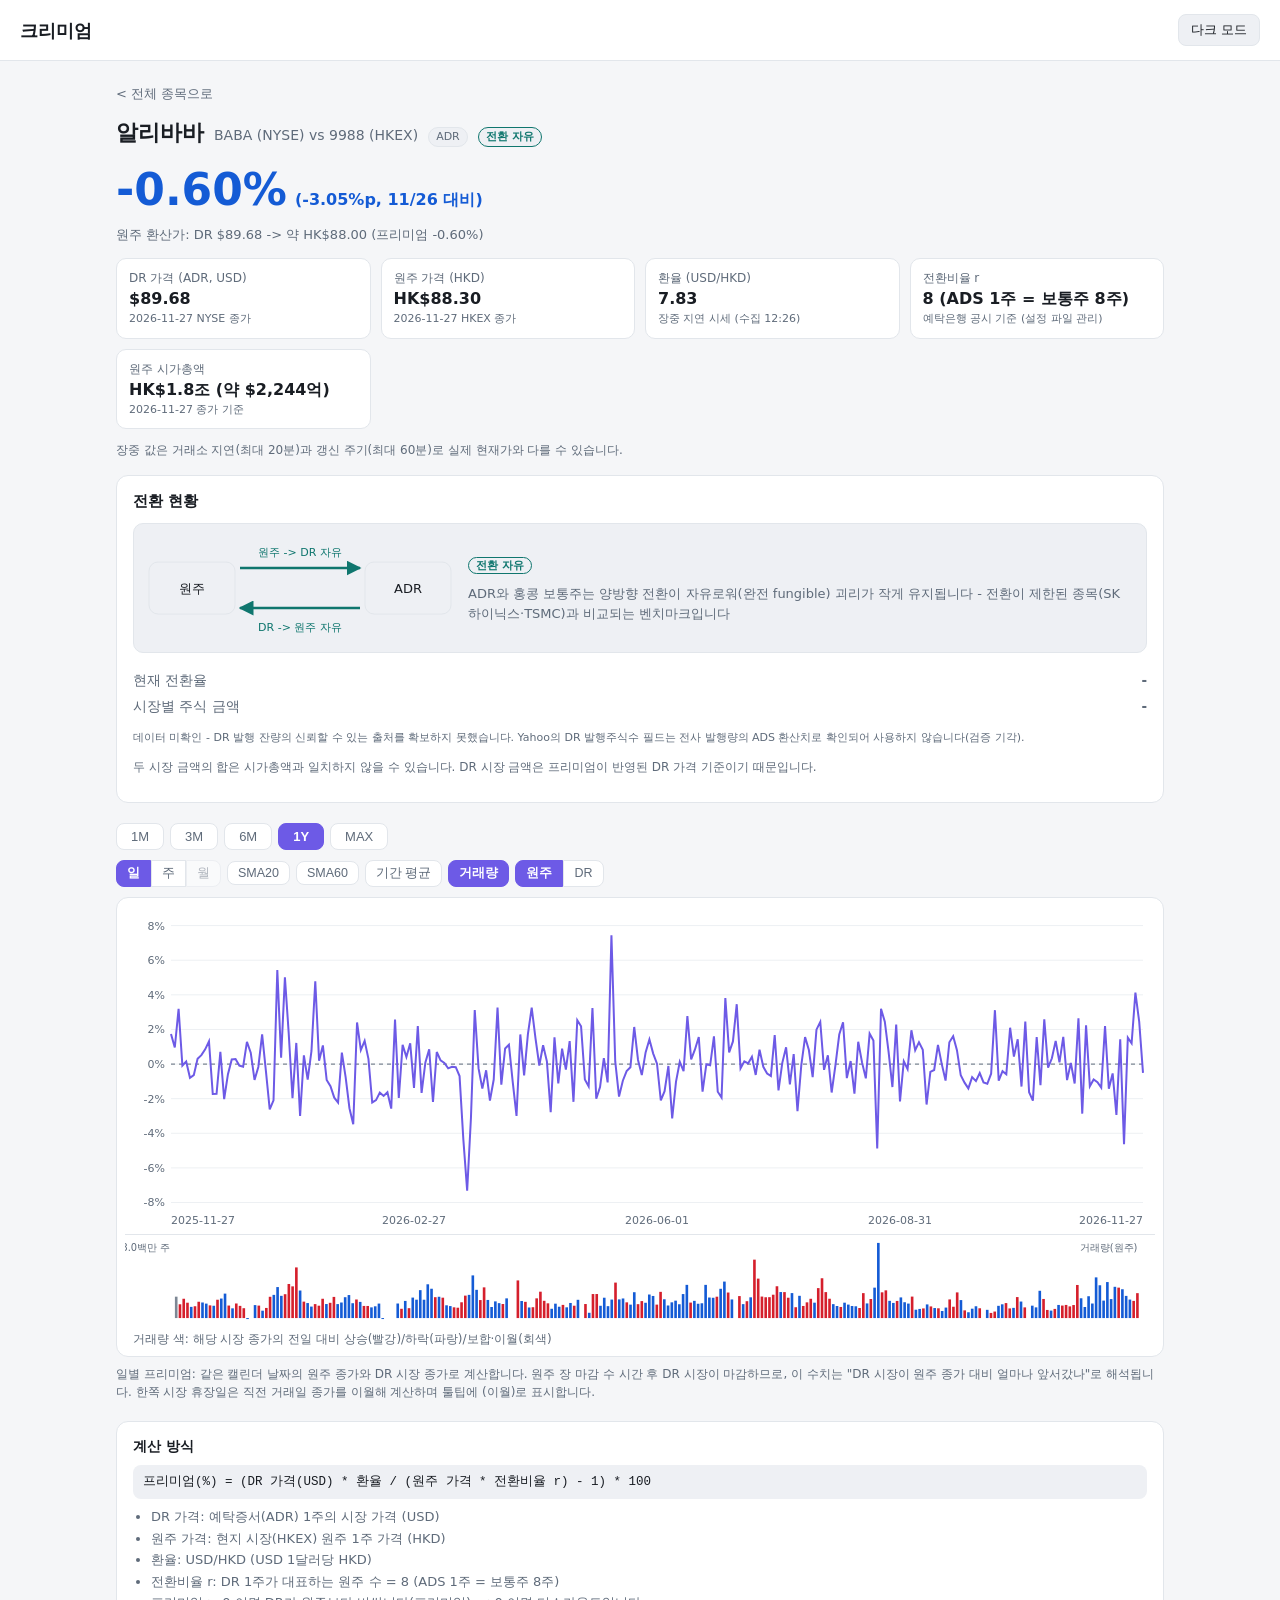
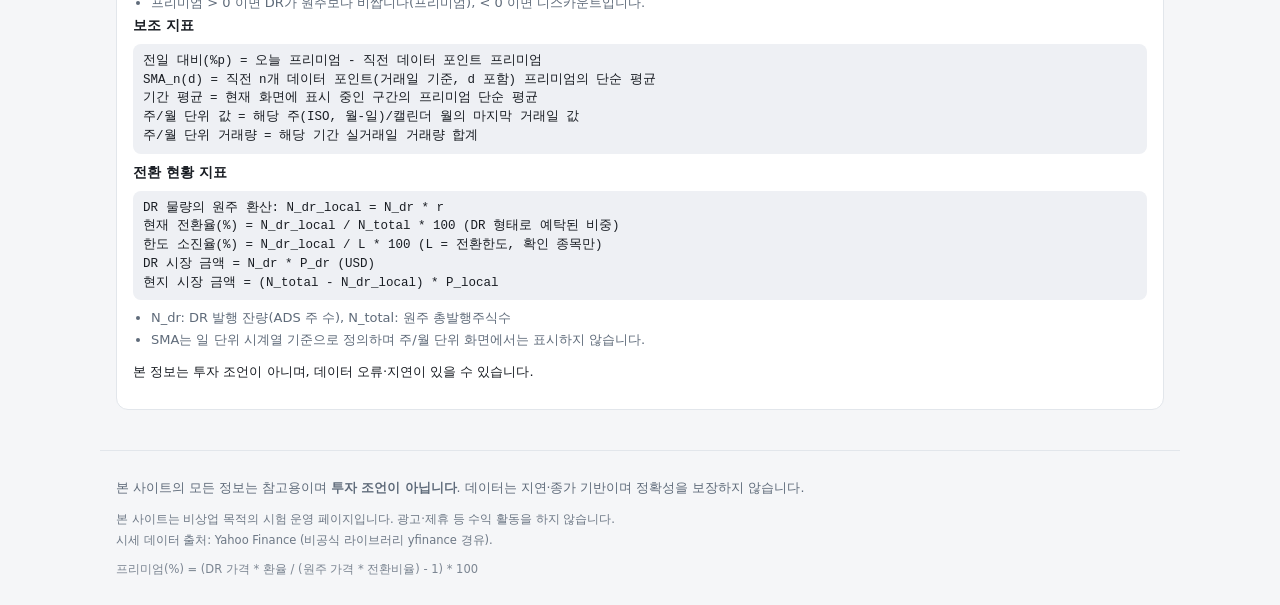
<file: src/web/stocks/baba/index.html>
<!DOCTYPE html>
<html lang="ko">
<head>
<meta charset="utf-8">
<meta name="viewport" content="width=device-width, initial-scale=1">
<title>알리바바 ADR 프리미엄(BABA 괴리율) 차트 - 크리미엄</title>
<meta name="description" content="BABA와 원주(9988) 간 프리미엄을 가격·환율·전환비율(8) 근거와 함께 계산. 계산 근거와 일별 차트 제공.">
<link rel="canonical" href="https://jasony93.github.io/stocks/baba/">
<meta property="og:title" content="알리바바 ADR 프리미엄(BABA 괴리율) 차트 - 크리미엄">
<meta property="og:description" content="BABA와 원주(9988) 간 프리미엄을 가격·환율·전환비율(8) 근거와 함께 계산. 계산 근거와 일별 차트 제공.">
<meta property="og:type" content="website">
<meta property="og:url" content="https://jasony93.github.io/stocks/baba/">
<meta property="og:site_name" content="크리미엄">
<meta name="google-site-verification" content="awEyar43Z5ClZHmGhIsxER21AYQvNLZ_QZ8KQ0EwgG8">
<link rel="stylesheet" href="../../styles.css?v=40cbd6d7">
<script>
// 첫 페인트 전 테마 적용 (깜빡임 방지)
(function () {
  var saved = null;
  try { saved = localStorage.getItem("theme"); } catch (e) {}
  var theme = saved || (window.matchMedia &&
    window.matchMedia("(prefers-color-scheme: dark)").matches ? "dark" : "light");
  document.documentElement.setAttribute("data-theme", theme);
})();
// 구 해시 URL(#/SKHY) -> 새 경로 리다이렉트
(function () {
  var m = location.hash.match(/^#\/([A-Za-z0-9]+)/);
  if (!m) return;
  var t = m[1].toLowerCase();
  var known = ["skhy", "smsn", "tsm", "baba", "kb", "shg", "wf", "pkx", "kep", "skm", "kt", "lpl"];
  if (known.indexOf(t) >= 0) { location.replace("../../stocks/" + t + "/"); }
  else if (m[1] === "/" || m[1] === "") { location.replace("../../"); }
})();
</script>
<script type="application/ld+json">{"@context": "https://schema.org", "@type": "BreadcrumbList", "itemListElement": [{"@type": "ListItem", "position": 1, "name": "홈", "item": "https://jasony93.github.io/"}, {"@type": "ListItem", "position": 2, "name": "알리바바", "item": "https://jasony93.github.io/stocks/baba/"}]}</script>
</head>
<body data-page="stock" data-root="../../" data-ticker="BABA">
<header class="site-header">
  <a class="site-title" href="../../">크리미엄</a>
  <button id="theme-toggle" class="theme-toggle" type="button"
          aria-label="라이트/다크 테마 전환">다크 모드</button>
</header>

<main id="view" class="view">
<a class="back-link" href="../../">&lt; 전체 종목으로</a>
<div class="detail-head"><h1 class="detail-name">알리바바</h1><span class="detail-ticker">BABA (NYSE) vs 9988 (HKEX)</span><span class="badge">ADR</span><span class="badge conv-badge conv-badge-free" title="원주와 DR 사이 양방향 전환이 자유로워 괴리가 작게 유지됩니다">전환 자유</span></div>
<div class="detail-premium neg">-0.60%<span class="detail-delta neg">(-3.05%p, 11/26 대비)</span></div>
<div class="detail-implied">원주 환산가: DR $89.68 -&gt; 약 HK$88.00 (프리미엄 -0.60%)</div>
<div class="source-grid"><div class="source-item"><div class="source-label">DR 가격 (ADR, USD)</div><div class="source-value">$89.68</div><div class="source-date">2026-11-27 NYSE 종가</div></div><div class="source-item"><div class="source-label">원주 가격 (HKD)</div><div class="source-value">HK$88.30</div><div class="source-date">2026-11-27 HKEX 종가</div></div><div class="source-item"><div class="source-label">환율 (USD/HKD)</div><div class="source-value">7.83</div><div class="source-date">장중 지연 시세 (수집 12:26)</div></div><div class="source-item"><div class="source-label">전환비율 r</div><div class="source-value">8 (ADS 1주 = 보통주 8주)</div><div class="source-date">예탁은행 공시 기준 (설정 파일 관리)</div></div><div class="source-item"><div class="source-label">원주 시가총액</div><div class="source-value">HK$1.8조 (약 $2,244억)</div><div class="source-date">2026-11-27 종가 기준</div></div></div>
<p class="chart-note snap-footnote">장중 값은 거래소 지연(최대 20분)과 갱신 주기(최대 60분)로 실제 현재가와 다를 수 있습니다.</p>
<section class="conv-section"><h3>전환 현황</h3><div class="conv-structure"><svg class="conv-diagram" viewBox="0 0 304 104" role="img" aria-label="원주와 DR 사이 양방향 전환이 모두 자유롭습니다">
<defs>
<marker id="ah-open" viewBox="0 0 10 10" refX="9" refY="5" markerWidth="6" markerHeight="6" orient="auto-start-reverse"><path d="M0 0 L10 5 L0 10 z" fill="var(--conv-open)"/></marker>
<marker id="ah-up" viewBox="0 0 10 10" refX="9" refY="5" markerWidth="6" markerHeight="6" orient="auto-start-reverse"><path d="M0 0 L10 5 L0 10 z" fill="var(--conv-open)"/></marker>
</defs>
<rect x="1" y="26" width="86" height="52" rx="9" fill="var(--badge-bg)" stroke="var(--border)"/>
<text x="44" y="57" text-anchor="middle" font-size="13" fill="var(--text)">원주</text>
<rect x="217" y="26" width="86" height="52" rx="9" fill="var(--badge-bg)" stroke="var(--border)"/>
<text x="260" y="57" text-anchor="middle" font-size="13" fill="var(--text)">ADR</text>
<line x1="92" y1="32" x2="212" y2="32" stroke="var(--conv-open)" stroke-width="2.5" marker-end="url(#ah-up)"/>
<text x="152" y="20" text-anchor="middle" font-size="11" fill="var(--conv-open)">원주 -&gt; DR 자유</text>

<line x1="212" y1="72" x2="92" y2="72" stroke="var(--conv-open)" stroke-width="2.5" marker-end="url(#ah-open)"/>
<text x="152" y="95" text-anchor="middle" font-size="11" fill="var(--conv-open)">DR -&gt; 원주 자유</text>
</svg><div class="conv-structure-text"><span class="badge conv-badge conv-badge-free">전환 자유</span><p>ADR와 홍콩 보통주는 양방향 전환이 자유로워(완전 fungible) 괴리가 작게 유지됩니다 - 전환이 제한된 종목(SK하이닉스·TSMC)과 비교되는 벤치마크입니다</p></div></div><div class="conv-unknown"><div class="conv-row"><span>현재 전환율</span><strong>-</strong></div><div class="conv-row"><span>시장별 주식 금액</span><strong>-</strong></div><p class="source-date">데이터 미확인 - DR 발행 잔량의 신뢰할 수 있는 출처를 확보하지 못했습니다. Yahoo의 DR 발행주식수 필드는 전사 발행량의 ADS 환산치로 확인되어 사용하지 않습니다(검증 기각).</p></div><p class="chart-note">두 시장 금액의 합은 시가총액과 일치하지 않을 수 있습니다. DR 시장 금액은 프리미엄이 반영된 DR 가격 기준이기 때문입니다.</p></section>
<div class="period-tabs"><button type="button" class="period-tab">1M</button><button type="button" class="period-tab">3M</button><button type="button" class="period-tab">6M</button><button type="button" class="period-tab active">1Y</button><button type="button" class="period-tab">MAX</button></div>
<div class="chart-wrap" id="detail-chart"><p class="loading">차트 데이터를 불러오는 중...</p><noscript><p class="chart-note">일별 차트 표시는 JavaScript가 필요합니다. 위의 프리미엄·원천값은 최신 스냅샷 기준입니다.</p></noscript></div>
<p class="chart-note">일별 프리미엄: 같은 캘린더 날짜의 원주 종가와 DR 시장 종가로 계산합니다. 원주 장 마감 수 시간 후 DR 시장이 마감하므로, 이 수치는 "DR 시장이 원주 종가 대비 얼마나 앞서갔나"로 해석됩니다. 한쪽 시장 휴장일은 직전 거래일 종가를 이월해 계산하며 툴팁에 (이월)로 표시합니다.</p>
<div class="formula-box"><h3>계산 방식</h3><code>프리미엄(%) = (DR 가격(USD) * 환율 / (원주 가격 * 전환비율 r) - 1) * 100</code><ul><li>DR 가격: 예탁증서(ADR) 1주의 시장 가격 (USD)</li><li>원주 가격: 현지 시장(HKEX) 원주 1주 가격 (HKD)</li><li>환율: USD/HKD (USD 1달러당 HKD)</li><li>전환비율 r: DR 1주가 대표하는 원주 수 = 8 (ADS 1주 = 보통주 8주)</li><li>프리미엄 &gt; 0 이면 DR가 원주보다 비쌉니다(프리미엄), &lt; 0 이면 디스카운트입니다.</li></ul><h3>보조 지표</h3><code>전일 대비(%p) = 오늘 프리미엄 - 직전 데이터 포인트 프리미엄
SMA_n(d) = 직전 n개 데이터 포인트(거래일 기준, d 포함) 프리미엄의 단순 평균
기간 평균 = 현재 화면에 표시 중인 구간의 프리미엄 단순 평균
주/월 단위 값 = 해당 주(ISO, 월-일)/캘린더 월의 마지막 거래일 값
주/월 단위 거래량 = 해당 기간 실거래일 거래량 합계</code><h3>전환 현황 지표</h3><code>DR 물량의 원주 환산: N_dr_local = N_dr * r
현재 전환율(%) = N_dr_local / N_total * 100  (DR 형태로 예탁된 비중)
한도 소진율(%) = N_dr_local / L * 100  (L = 전환한도, 확인 종목만)
DR 시장 금액 = N_dr * P_dr  (USD)
현지 시장 금액 = (N_total - N_dr_local) * P_local</code><ul><li>N_dr: DR 발행 잔량(ADS 주 수), N_total: 원주 총발행주식수</li><li>SMA는 일 단위 시계열 기준으로 정의하며 주/월 단위 화면에서는 표시하지 않습니다.</li></ul><p>본 정보는 투자 조언이 아니며, 데이터 오류·지연이 있을 수 있습니다.</p></div>
</main>

<footer class="site-footer">
  <p>본 사이트의 모든 정보는 참고용이며 <strong>투자 조언이 아닙니다</strong>. 데이터는 지연·종가 기반이며 정확성을 보장하지 않습니다.</p>
  <p class="footer-notice">본 사이트는 비상업 목적의 시험 운영 페이지입니다. 광고·제휴 등 수익 활동을 하지 않습니다.</p>
  <p class="footer-notice">시세 데이터 출처: Yahoo Finance (비공식 라이브러리 yfinance 경유).</p>
  <p class="footer-sub">프리미엄(%) = (DR 가격 * 환율 / (원주 가격 * 전환비율) - 1) * 100</p>
</footer>

<script id="page-data" type="application/json">{"id": "BABA", "local_currency": "HKD", "fx_label": "USD/HKD"}</script>
<script src="../../app.js?v=84deca25"></script>
</body>
</html>
</file>
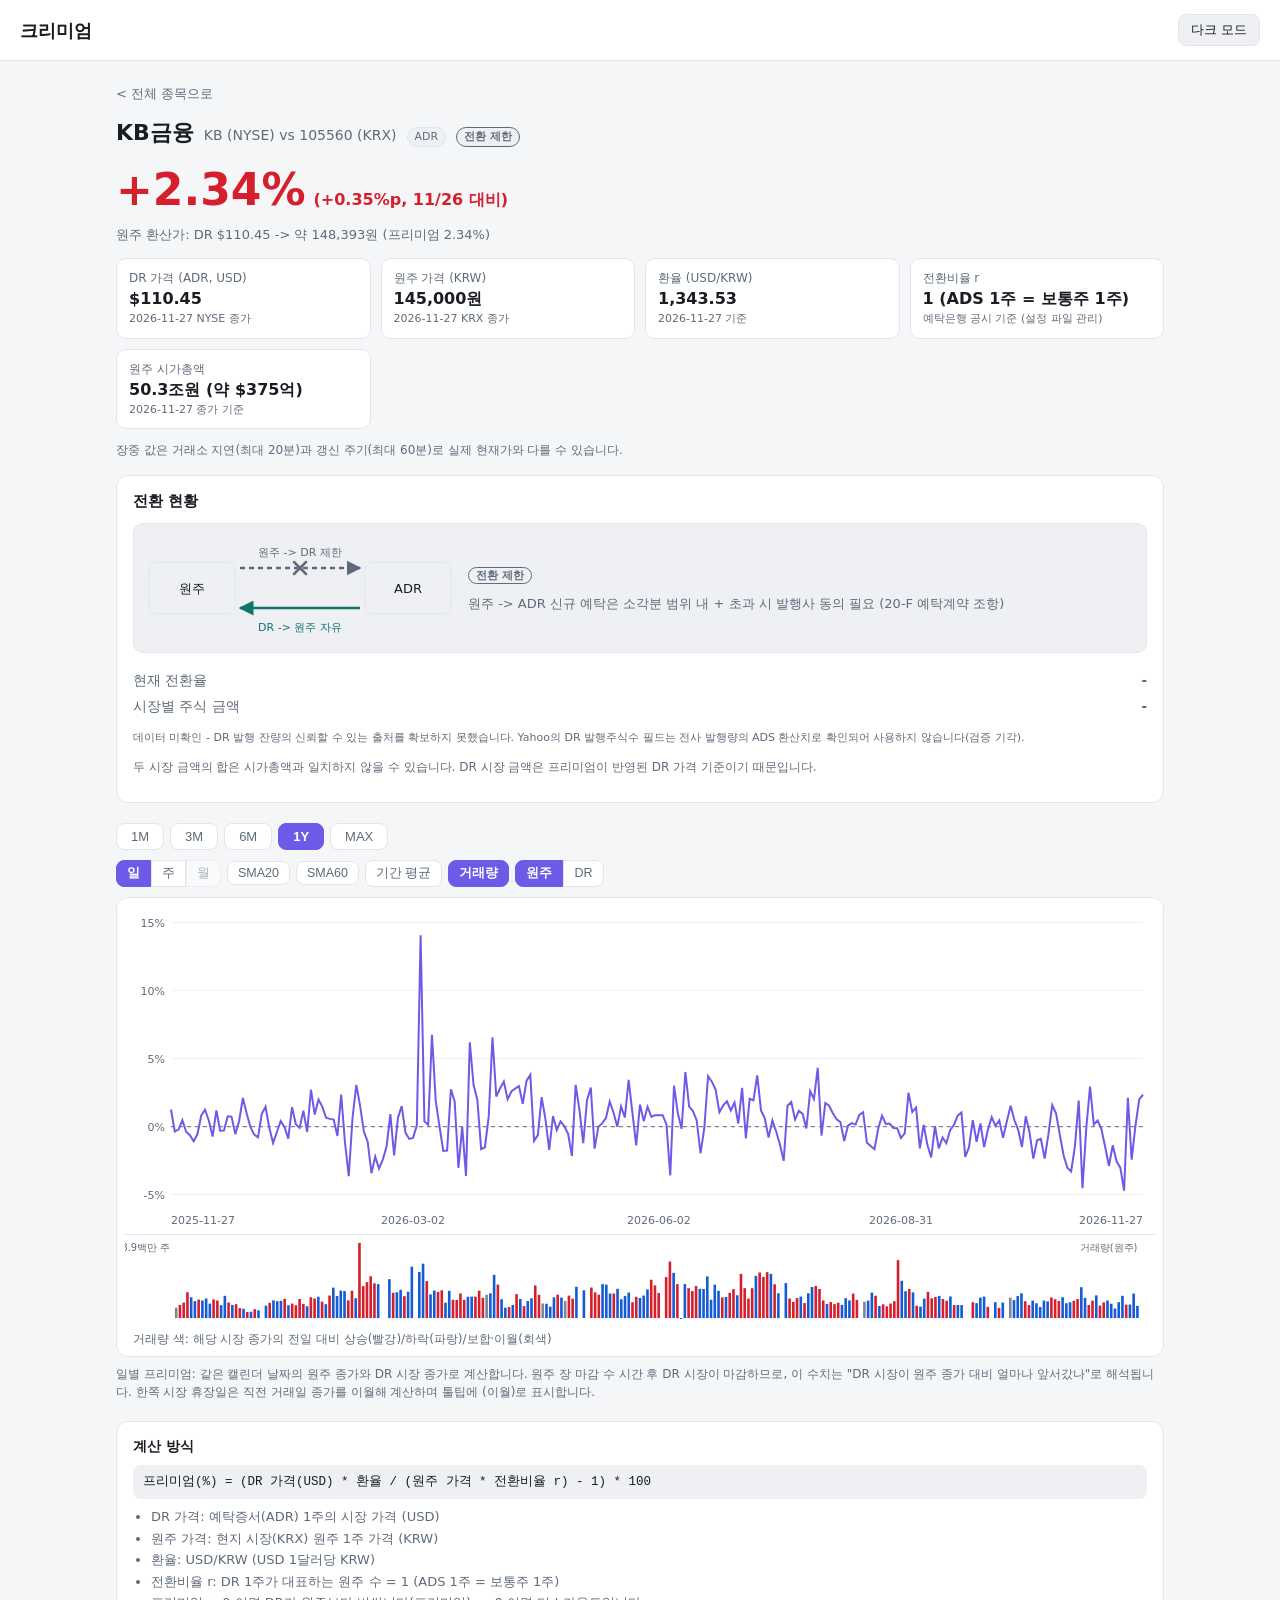
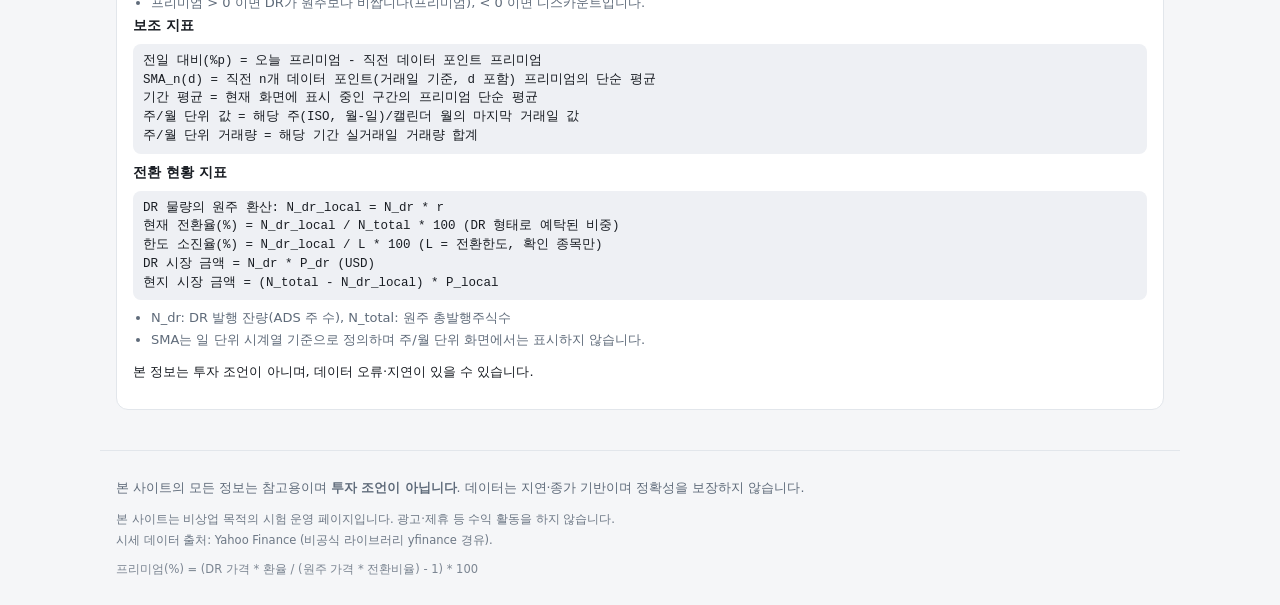
<file: src/web/stocks/kb/index.html>
<!DOCTYPE html>
<html lang="ko">
<head>
<meta charset="utf-8">
<meta name="viewport" content="width=device-width, initial-scale=1">
<title>KB금융 ADR 프리미엄(KB 괴리율) 차트 - 크리미엄</title>
<meta name="description" content="KB와 원주(105560) 간 프리미엄을 가격·환율·전환비율(1) 근거와 함께 계산. 계산 근거와 일별 차트 제공.">
<link rel="canonical" href="https://jasony93.github.io/stocks/kb/">
<meta property="og:title" content="KB금융 ADR 프리미엄(KB 괴리율) 차트 - 크리미엄">
<meta property="og:description" content="KB와 원주(105560) 간 프리미엄을 가격·환율·전환비율(1) 근거와 함께 계산. 계산 근거와 일별 차트 제공.">
<meta property="og:type" content="website">
<meta property="og:url" content="https://jasony93.github.io/stocks/kb/">
<meta property="og:site_name" content="크리미엄">
<meta name="google-site-verification" content="awEyar43Z5ClZHmGhIsxER21AYQvNLZ_QZ8KQ0EwgG8">
<link rel="stylesheet" href="../../styles.css?v=40cbd6d7">
<script>
// 첫 페인트 전 테마 적용 (깜빡임 방지)
(function () {
  var saved = null;
  try { saved = localStorage.getItem("theme"); } catch (e) {}
  var theme = saved || (window.matchMedia &&
    window.matchMedia("(prefers-color-scheme: dark)").matches ? "dark" : "light");
  document.documentElement.setAttribute("data-theme", theme);
})();
// 구 해시 URL(#/SKHY) -> 새 경로 리다이렉트
(function () {
  var m = location.hash.match(/^#\/([A-Za-z0-9]+)/);
  if (!m) return;
  var t = m[1].toLowerCase();
  var known = ["skhy", "smsn", "tsm", "baba", "kb", "shg", "wf", "pkx", "kep", "skm", "kt", "lpl"];
  if (known.indexOf(t) >= 0) { location.replace("../../stocks/" + t + "/"); }
  else if (m[1] === "/" || m[1] === "") { location.replace("../../"); }
})();
</script>
<script type="application/ld+json">{"@context": "https://schema.org", "@type": "BreadcrumbList", "itemListElement": [{"@type": "ListItem", "position": 1, "name": "홈", "item": "https://jasony93.github.io/"}, {"@type": "ListItem", "position": 2, "name": "KB금융", "item": "https://jasony93.github.io/stocks/kb/"}]}</script>
</head>
<body data-page="stock" data-root="../../" data-ticker="KB">
<header class="site-header">
  <a class="site-title" href="../../">크리미엄</a>
  <button id="theme-toggle" class="theme-toggle" type="button"
          aria-label="라이트/다크 테마 전환">다크 모드</button>
</header>

<main id="view" class="view">
<a class="back-link" href="../../">&lt; 전체 종목으로</a>
<div class="detail-head"><h1 class="detail-name">KB금융</h1><span class="detail-ticker">KB (NYSE) vs 105560 (KRX)</span><span class="badge">ADR</span><span class="badge conv-badge conv-badge-limited" title="DR을 원주로 바꾸는 방향만 자유롭고, 원주를 DR로 만드는 방향은 제한돼 괴리가 오래 유지될 수 있습니다">전환 제한</span></div>
<div class="detail-premium pos">+2.34%<span class="detail-delta pos">(+0.35%p, 11/26 대비)</span></div>
<div class="detail-implied">원주 환산가: DR $110.45 -&gt; 약 148,393원 (프리미엄 2.34%)</div>
<div class="source-grid"><div class="source-item"><div class="source-label">DR 가격 (ADR, USD)</div><div class="source-value">$110.45</div><div class="source-date">2026-11-27 NYSE 종가</div></div><div class="source-item"><div class="source-label">원주 가격 (KRW)</div><div class="source-value">145,000원</div><div class="source-date">2026-11-27 KRX 종가</div></div><div class="source-item"><div class="source-label">환율 (USD/KRW)</div><div class="source-value">1,343.53</div><div class="source-date">2026-11-27 기준</div></div><div class="source-item"><div class="source-label">전환비율 r</div><div class="source-value">1 (ADS 1주 = 보통주 1주)</div><div class="source-date">예탁은행 공시 기준 (설정 파일 관리)</div></div><div class="source-item"><div class="source-label">원주 시가총액</div><div class="source-value">50.3조원 (약 $375억)</div><div class="source-date">2026-11-27 종가 기준</div></div></div>
<p class="chart-note snap-footnote">장중 값은 거래소 지연(최대 20분)과 갱신 주기(최대 60분)로 실제 현재가와 다를 수 있습니다.</p>
<section class="conv-section"><h3>전환 현황</h3><div class="conv-structure"><svg class="conv-diagram" viewBox="0 0 304 104" role="img" aria-label="DR에서 원주로 가는 전환은 자유롭지만, 원주에서 DR로 가는 전환은 제한됩니다">
<defs>
<marker id="ah-open" viewBox="0 0 10 10" refX="9" refY="5" markerWidth="6" markerHeight="6" orient="auto-start-reverse"><path d="M0 0 L10 5 L0 10 z" fill="var(--conv-open)"/></marker>
<marker id="ah-up" viewBox="0 0 10 10" refX="9" refY="5" markerWidth="6" markerHeight="6" orient="auto-start-reverse"><path d="M0 0 L10 5 L0 10 z" fill="var(--conv-blocked)"/></marker>
</defs>
<rect x="1" y="26" width="86" height="52" rx="9" fill="var(--badge-bg)" stroke="var(--border)"/>
<text x="44" y="57" text-anchor="middle" font-size="13" fill="var(--text)">원주</text>
<rect x="217" y="26" width="86" height="52" rx="9" fill="var(--badge-bg)" stroke="var(--border)"/>
<text x="260" y="57" text-anchor="middle" font-size="13" fill="var(--text)">ADR</text>
<line x1="92" y1="32" x2="212" y2="32" stroke="var(--conv-blocked)" stroke-width="2.5" stroke-dasharray="5 4" marker-end="url(#ah-up)"/>
<text x="152" y="20" text-anchor="middle" font-size="11" fill="var(--conv-blocked)">원주 -&gt; DR 제한</text>
<g stroke="var(--conv-blocked)" stroke-width="2.5" stroke-linecap="round"><line x1="146" y1="26" x2="158" y2="38"/><line x1="158" y1="26" x2="146" y2="38"/></g>
<line x1="212" y1="72" x2="92" y2="72" stroke="var(--conv-open)" stroke-width="2.5" marker-end="url(#ah-open)"/>
<text x="152" y="95" text-anchor="middle" font-size="11" fill="var(--conv-open)">DR -&gt; 원주 자유</text>
</svg><div class="conv-structure-text"><span class="badge conv-badge conv-badge-limited">전환 제한</span><p>원주 -&gt; ADR 신규 예탁은 소각분 범위 내 + 초과 시 발행사 동의 필요 (20-F 예탁계약 조항)</p></div></div><div class="conv-unknown"><div class="conv-row"><span>현재 전환율</span><strong>-</strong></div><div class="conv-row"><span>시장별 주식 금액</span><strong>-</strong></div><p class="source-date">데이터 미확인 - DR 발행 잔량의 신뢰할 수 있는 출처를 확보하지 못했습니다. Yahoo의 DR 발행주식수 필드는 전사 발행량의 ADS 환산치로 확인되어 사용하지 않습니다(검증 기각).</p></div><p class="chart-note">두 시장 금액의 합은 시가총액과 일치하지 않을 수 있습니다. DR 시장 금액은 프리미엄이 반영된 DR 가격 기준이기 때문입니다.</p></section>
<div class="period-tabs"><button type="button" class="period-tab">1M</button><button type="button" class="period-tab">3M</button><button type="button" class="period-tab">6M</button><button type="button" class="period-tab active">1Y</button><button type="button" class="period-tab">MAX</button></div>
<div class="chart-wrap" id="detail-chart"><p class="loading">차트 데이터를 불러오는 중...</p><noscript><p class="chart-note">일별 차트 표시는 JavaScript가 필요합니다. 위의 프리미엄·원천값은 최신 스냅샷 기준입니다.</p></noscript></div>
<p class="chart-note">일별 프리미엄: 같은 캘린더 날짜의 원주 종가와 DR 시장 종가로 계산합니다. 원주 장 마감 수 시간 후 DR 시장이 마감하므로, 이 수치는 "DR 시장이 원주 종가 대비 얼마나 앞서갔나"로 해석됩니다. 한쪽 시장 휴장일은 직전 거래일 종가를 이월해 계산하며 툴팁에 (이월)로 표시합니다.</p>
<div class="formula-box"><h3>계산 방식</h3><code>프리미엄(%) = (DR 가격(USD) * 환율 / (원주 가격 * 전환비율 r) - 1) * 100</code><ul><li>DR 가격: 예탁증서(ADR) 1주의 시장 가격 (USD)</li><li>원주 가격: 현지 시장(KRX) 원주 1주 가격 (KRW)</li><li>환율: USD/KRW (USD 1달러당 KRW)</li><li>전환비율 r: DR 1주가 대표하는 원주 수 = 1 (ADS 1주 = 보통주 1주)</li><li>프리미엄 &gt; 0 이면 DR가 원주보다 비쌉니다(프리미엄), &lt; 0 이면 디스카운트입니다.</li></ul><h3>보조 지표</h3><code>전일 대비(%p) = 오늘 프리미엄 - 직전 데이터 포인트 프리미엄
SMA_n(d) = 직전 n개 데이터 포인트(거래일 기준, d 포함) 프리미엄의 단순 평균
기간 평균 = 현재 화면에 표시 중인 구간의 프리미엄 단순 평균
주/월 단위 값 = 해당 주(ISO, 월-일)/캘린더 월의 마지막 거래일 값
주/월 단위 거래량 = 해당 기간 실거래일 거래량 합계</code><h3>전환 현황 지표</h3><code>DR 물량의 원주 환산: N_dr_local = N_dr * r
현재 전환율(%) = N_dr_local / N_total * 100  (DR 형태로 예탁된 비중)
한도 소진율(%) = N_dr_local / L * 100  (L = 전환한도, 확인 종목만)
DR 시장 금액 = N_dr * P_dr  (USD)
현지 시장 금액 = (N_total - N_dr_local) * P_local</code><ul><li>N_dr: DR 발행 잔량(ADS 주 수), N_total: 원주 총발행주식수</li><li>SMA는 일 단위 시계열 기준으로 정의하며 주/월 단위 화면에서는 표시하지 않습니다.</li></ul><p>본 정보는 투자 조언이 아니며, 데이터 오류·지연이 있을 수 있습니다.</p></div>
</main>

<footer class="site-footer">
  <p>본 사이트의 모든 정보는 참고용이며 <strong>투자 조언이 아닙니다</strong>. 데이터는 지연·종가 기반이며 정확성을 보장하지 않습니다.</p>
  <p class="footer-notice">본 사이트는 비상업 목적의 시험 운영 페이지입니다. 광고·제휴 등 수익 활동을 하지 않습니다.</p>
  <p class="footer-notice">시세 데이터 출처: Yahoo Finance (비공식 라이브러리 yfinance 경유).</p>
  <p class="footer-sub">프리미엄(%) = (DR 가격 * 환율 / (원주 가격 * 전환비율) - 1) * 100</p>
</footer>

<script id="page-data" type="application/json">{"id": "KB", "local_currency": "KRW", "fx_label": "USD/KRW"}</script>
<script src="../../app.js?v=84deca25"></script>
</body>
</html>
</file>
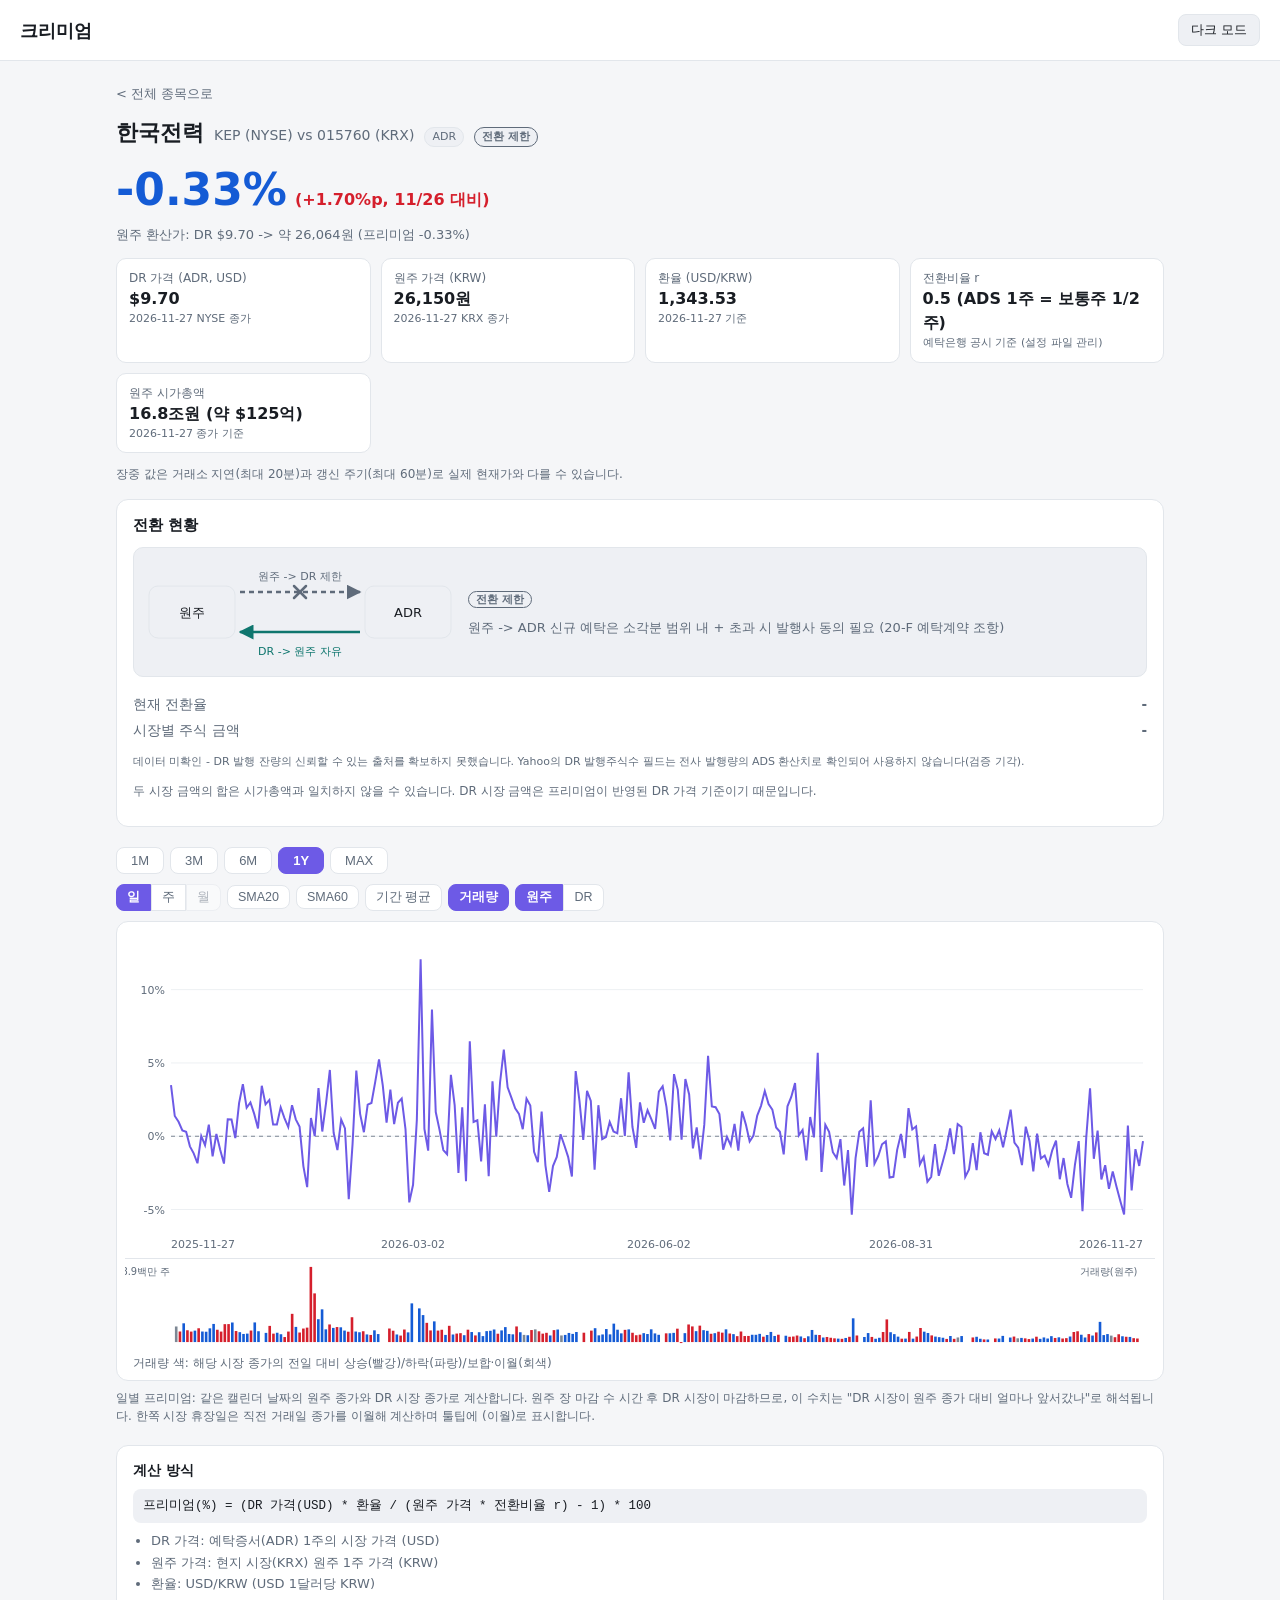
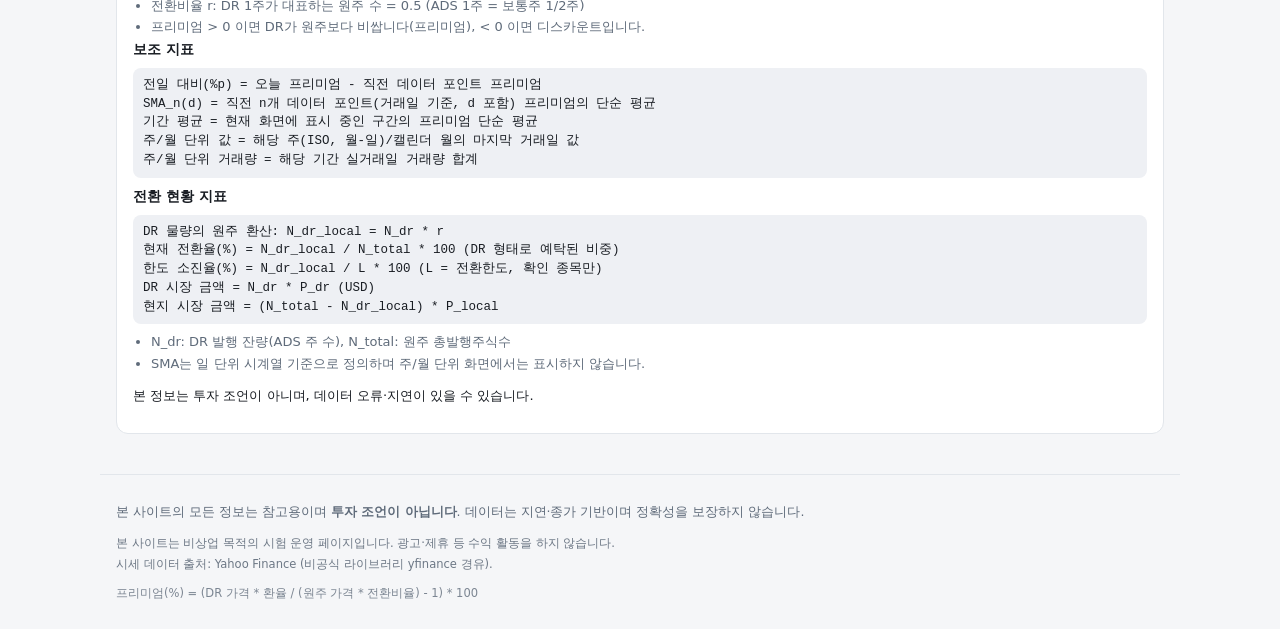
<file: src/web/stocks/kep/index.html>
<!DOCTYPE html>
<html lang="ko">
<head>
<meta charset="utf-8">
<meta name="viewport" content="width=device-width, initial-scale=1">
<title>한국전력 ADR 프리미엄(KEP 괴리율) 차트 - 크리미엄</title>
<meta name="description" content="KEP와 원주(015760) 간 프리미엄을 가격·환율·전환비율(0.5) 근거와 함께 계산. 계산 근거와 일별 차트 제공.">
<link rel="canonical" href="https://jasony93.github.io/stocks/kep/">
<meta property="og:title" content="한국전력 ADR 프리미엄(KEP 괴리율) 차트 - 크리미엄">
<meta property="og:description" content="KEP와 원주(015760) 간 프리미엄을 가격·환율·전환비율(0.5) 근거와 함께 계산. 계산 근거와 일별 차트 제공.">
<meta property="og:type" content="website">
<meta property="og:url" content="https://jasony93.github.io/stocks/kep/">
<meta property="og:site_name" content="크리미엄">
<meta name="google-site-verification" content="awEyar43Z5ClZHmGhIsxER21AYQvNLZ_QZ8KQ0EwgG8">
<link rel="stylesheet" href="../../styles.css?v=40cbd6d7">
<script>
// 첫 페인트 전 테마 적용 (깜빡임 방지)
(function () {
  var saved = null;
  try { saved = localStorage.getItem("theme"); } catch (e) {}
  var theme = saved || (window.matchMedia &&
    window.matchMedia("(prefers-color-scheme: dark)").matches ? "dark" : "light");
  document.documentElement.setAttribute("data-theme", theme);
})();
// 구 해시 URL(#/SKHY) -> 새 경로 리다이렉트
(function () {
  var m = location.hash.match(/^#\/([A-Za-z0-9]+)/);
  if (!m) return;
  var t = m[1].toLowerCase();
  var known = ["skhy", "smsn", "tsm", "baba", "kb", "shg", "wf", "pkx", "kep", "skm", "kt", "lpl"];
  if (known.indexOf(t) >= 0) { location.replace("../../stocks/" + t + "/"); }
  else if (m[1] === "/" || m[1] === "") { location.replace("../../"); }
})();
</script>
<script type="application/ld+json">{"@context": "https://schema.org", "@type": "BreadcrumbList", "itemListElement": [{"@type": "ListItem", "position": 1, "name": "홈", "item": "https://jasony93.github.io/"}, {"@type": "ListItem", "position": 2, "name": "한국전력", "item": "https://jasony93.github.io/stocks/kep/"}]}</script>
</head>
<body data-page="stock" data-root="../../" data-ticker="KEP">
<header class="site-header">
  <a class="site-title" href="../../">크리미엄</a>
  <button id="theme-toggle" class="theme-toggle" type="button"
          aria-label="라이트/다크 테마 전환">다크 모드</button>
</header>

<main id="view" class="view">
<a class="back-link" href="../../">&lt; 전체 종목으로</a>
<div class="detail-head"><h1 class="detail-name">한국전력</h1><span class="detail-ticker">KEP (NYSE) vs 015760 (KRX)</span><span class="badge">ADR</span><span class="badge conv-badge conv-badge-limited" title="DR을 원주로 바꾸는 방향만 자유롭고, 원주를 DR로 만드는 방향은 제한돼 괴리가 오래 유지될 수 있습니다">전환 제한</span></div>
<div class="detail-premium neg">-0.33%<span class="detail-delta pos">(+1.70%p, 11/26 대비)</span></div>
<div class="detail-implied">원주 환산가: DR $9.70 -&gt; 약 26,064원 (프리미엄 -0.33%)</div>
<div class="source-grid"><div class="source-item"><div class="source-label">DR 가격 (ADR, USD)</div><div class="source-value">$9.70</div><div class="source-date">2026-11-27 NYSE 종가</div></div><div class="source-item"><div class="source-label">원주 가격 (KRW)</div><div class="source-value">26,150원</div><div class="source-date">2026-11-27 KRX 종가</div></div><div class="source-item"><div class="source-label">환율 (USD/KRW)</div><div class="source-value">1,343.53</div><div class="source-date">2026-11-27 기준</div></div><div class="source-item"><div class="source-label">전환비율 r</div><div class="source-value">0.5 (ADS 1주 = 보통주 1/2주)</div><div class="source-date">예탁은행 공시 기준 (설정 파일 관리)</div></div><div class="source-item"><div class="source-label">원주 시가총액</div><div class="source-value">16.8조원 (약 $125억)</div><div class="source-date">2026-11-27 종가 기준</div></div></div>
<p class="chart-note snap-footnote">장중 값은 거래소 지연(최대 20분)과 갱신 주기(최대 60분)로 실제 현재가와 다를 수 있습니다.</p>
<section class="conv-section"><h3>전환 현황</h3><div class="conv-structure"><svg class="conv-diagram" viewBox="0 0 304 104" role="img" aria-label="DR에서 원주로 가는 전환은 자유롭지만, 원주에서 DR로 가는 전환은 제한됩니다">
<defs>
<marker id="ah-open" viewBox="0 0 10 10" refX="9" refY="5" markerWidth="6" markerHeight="6" orient="auto-start-reverse"><path d="M0 0 L10 5 L0 10 z" fill="var(--conv-open)"/></marker>
<marker id="ah-up" viewBox="0 0 10 10" refX="9" refY="5" markerWidth="6" markerHeight="6" orient="auto-start-reverse"><path d="M0 0 L10 5 L0 10 z" fill="var(--conv-blocked)"/></marker>
</defs>
<rect x="1" y="26" width="86" height="52" rx="9" fill="var(--badge-bg)" stroke="var(--border)"/>
<text x="44" y="57" text-anchor="middle" font-size="13" fill="var(--text)">원주</text>
<rect x="217" y="26" width="86" height="52" rx="9" fill="var(--badge-bg)" stroke="var(--border)"/>
<text x="260" y="57" text-anchor="middle" font-size="13" fill="var(--text)">ADR</text>
<line x1="92" y1="32" x2="212" y2="32" stroke="var(--conv-blocked)" stroke-width="2.5" stroke-dasharray="5 4" marker-end="url(#ah-up)"/>
<text x="152" y="20" text-anchor="middle" font-size="11" fill="var(--conv-blocked)">원주 -&gt; DR 제한</text>
<g stroke="var(--conv-blocked)" stroke-width="2.5" stroke-linecap="round"><line x1="146" y1="26" x2="158" y2="38"/><line x1="158" y1="26" x2="146" y2="38"/></g>
<line x1="212" y1="72" x2="92" y2="72" stroke="var(--conv-open)" stroke-width="2.5" marker-end="url(#ah-open)"/>
<text x="152" y="95" text-anchor="middle" font-size="11" fill="var(--conv-open)">DR -&gt; 원주 자유</text>
</svg><div class="conv-structure-text"><span class="badge conv-badge conv-badge-limited">전환 제한</span><p>원주 -&gt; ADR 신규 예탁은 소각분 범위 내 + 초과 시 발행사 동의 필요 (20-F 예탁계약 조항)</p></div></div><div class="conv-unknown"><div class="conv-row"><span>현재 전환율</span><strong>-</strong></div><div class="conv-row"><span>시장별 주식 금액</span><strong>-</strong></div><p class="source-date">데이터 미확인 - DR 발행 잔량의 신뢰할 수 있는 출처를 확보하지 못했습니다. Yahoo의 DR 발행주식수 필드는 전사 발행량의 ADS 환산치로 확인되어 사용하지 않습니다(검증 기각).</p></div><p class="chart-note">두 시장 금액의 합은 시가총액과 일치하지 않을 수 있습니다. DR 시장 금액은 프리미엄이 반영된 DR 가격 기준이기 때문입니다.</p></section>
<div class="period-tabs"><button type="button" class="period-tab">1M</button><button type="button" class="period-tab">3M</button><button type="button" class="period-tab">6M</button><button type="button" class="period-tab active">1Y</button><button type="button" class="period-tab">MAX</button></div>
<div class="chart-wrap" id="detail-chart"><p class="loading">차트 데이터를 불러오는 중...</p><noscript><p class="chart-note">일별 차트 표시는 JavaScript가 필요합니다. 위의 프리미엄·원천값은 최신 스냅샷 기준입니다.</p></noscript></div>
<p class="chart-note">일별 프리미엄: 같은 캘린더 날짜의 원주 종가와 DR 시장 종가로 계산합니다. 원주 장 마감 수 시간 후 DR 시장이 마감하므로, 이 수치는 "DR 시장이 원주 종가 대비 얼마나 앞서갔나"로 해석됩니다. 한쪽 시장 휴장일은 직전 거래일 종가를 이월해 계산하며 툴팁에 (이월)로 표시합니다.</p>
<div class="formula-box"><h3>계산 방식</h3><code>프리미엄(%) = (DR 가격(USD) * 환율 / (원주 가격 * 전환비율 r) - 1) * 100</code><ul><li>DR 가격: 예탁증서(ADR) 1주의 시장 가격 (USD)</li><li>원주 가격: 현지 시장(KRX) 원주 1주 가격 (KRW)</li><li>환율: USD/KRW (USD 1달러당 KRW)</li><li>전환비율 r: DR 1주가 대표하는 원주 수 = 0.5 (ADS 1주 = 보통주 1/2주)</li><li>프리미엄 &gt; 0 이면 DR가 원주보다 비쌉니다(프리미엄), &lt; 0 이면 디스카운트입니다.</li></ul><h3>보조 지표</h3><code>전일 대비(%p) = 오늘 프리미엄 - 직전 데이터 포인트 프리미엄
SMA_n(d) = 직전 n개 데이터 포인트(거래일 기준, d 포함) 프리미엄의 단순 평균
기간 평균 = 현재 화면에 표시 중인 구간의 프리미엄 단순 평균
주/월 단위 값 = 해당 주(ISO, 월-일)/캘린더 월의 마지막 거래일 값
주/월 단위 거래량 = 해당 기간 실거래일 거래량 합계</code><h3>전환 현황 지표</h3><code>DR 물량의 원주 환산: N_dr_local = N_dr * r
현재 전환율(%) = N_dr_local / N_total * 100  (DR 형태로 예탁된 비중)
한도 소진율(%) = N_dr_local / L * 100  (L = 전환한도, 확인 종목만)
DR 시장 금액 = N_dr * P_dr  (USD)
현지 시장 금액 = (N_total - N_dr_local) * P_local</code><ul><li>N_dr: DR 발행 잔량(ADS 주 수), N_total: 원주 총발행주식수</li><li>SMA는 일 단위 시계열 기준으로 정의하며 주/월 단위 화면에서는 표시하지 않습니다.</li></ul><p>본 정보는 투자 조언이 아니며, 데이터 오류·지연이 있을 수 있습니다.</p></div>
</main>

<footer class="site-footer">
  <p>본 사이트의 모든 정보는 참고용이며 <strong>투자 조언이 아닙니다</strong>. 데이터는 지연·종가 기반이며 정확성을 보장하지 않습니다.</p>
  <p class="footer-notice">본 사이트는 비상업 목적의 시험 운영 페이지입니다. 광고·제휴 등 수익 활동을 하지 않습니다.</p>
  <p class="footer-notice">시세 데이터 출처: Yahoo Finance (비공식 라이브러리 yfinance 경유).</p>
  <p class="footer-sub">프리미엄(%) = (DR 가격 * 환율 / (원주 가격 * 전환비율) - 1) * 100</p>
</footer>

<script id="page-data" type="application/json">{"id": "KEP", "local_currency": "KRW", "fx_label": "USD/KRW"}</script>
<script src="../../app.js?v=84deca25"></script>
</body>
</html>
</file>
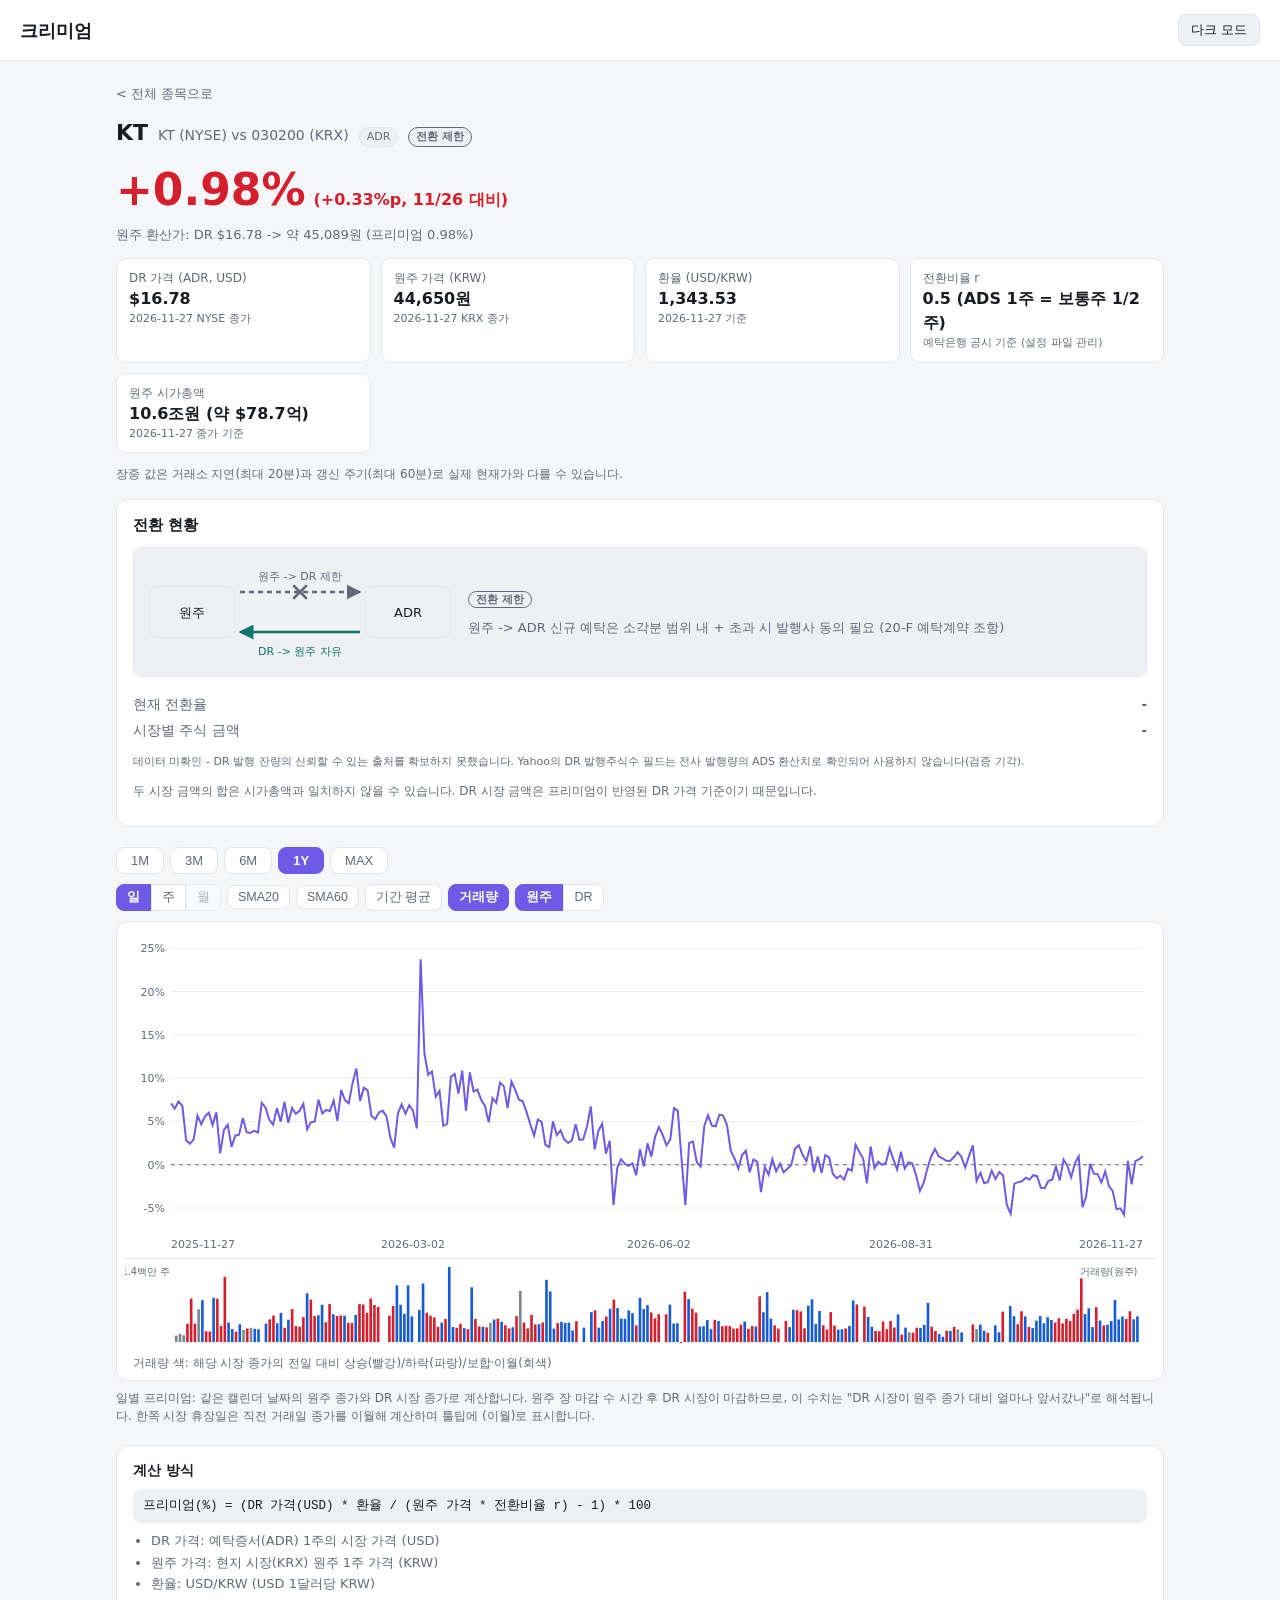
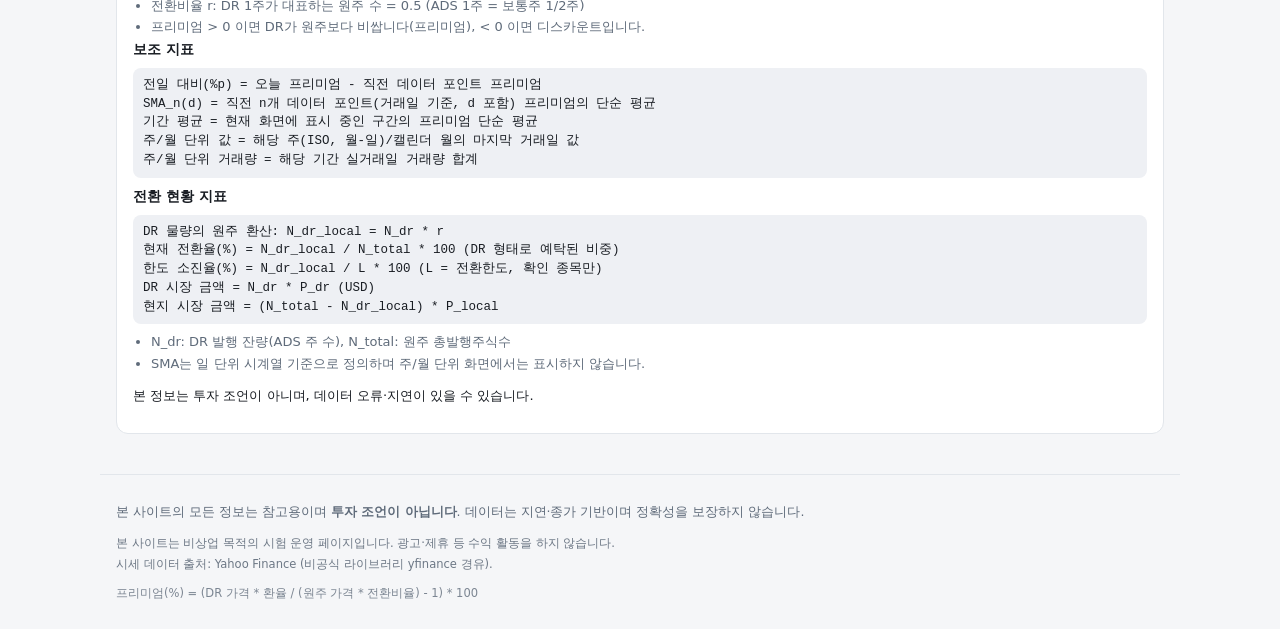
<file: src/web/stocks/kt/index.html>
<!DOCTYPE html>
<html lang="ko">
<head>
<meta charset="utf-8">
<meta name="viewport" content="width=device-width, initial-scale=1">
<title>KT ADR 프리미엄(KT 괴리율) 차트 - 크리미엄</title>
<meta name="description" content="KT와 원주(030200) 간 프리미엄을 가격·환율·전환비율(0.5) 근거와 함께 계산. 계산 근거와 일별 차트 제공.">
<link rel="canonical" href="https://jasony93.github.io/stocks/kt/">
<meta property="og:title" content="KT ADR 프리미엄(KT 괴리율) 차트 - 크리미엄">
<meta property="og:description" content="KT와 원주(030200) 간 프리미엄을 가격·환율·전환비율(0.5) 근거와 함께 계산. 계산 근거와 일별 차트 제공.">
<meta property="og:type" content="website">
<meta property="og:url" content="https://jasony93.github.io/stocks/kt/">
<meta property="og:site_name" content="크리미엄">
<meta name="google-site-verification" content="awEyar43Z5ClZHmGhIsxER21AYQvNLZ_QZ8KQ0EwgG8">
<link rel="stylesheet" href="../../styles.css?v=40cbd6d7">
<script>
// 첫 페인트 전 테마 적용 (깜빡임 방지)
(function () {
  var saved = null;
  try { saved = localStorage.getItem("theme"); } catch (e) {}
  var theme = saved || (window.matchMedia &&
    window.matchMedia("(prefers-color-scheme: dark)").matches ? "dark" : "light");
  document.documentElement.setAttribute("data-theme", theme);
})();
// 구 해시 URL(#/SKHY) -> 새 경로 리다이렉트
(function () {
  var m = location.hash.match(/^#\/([A-Za-z0-9]+)/);
  if (!m) return;
  var t = m[1].toLowerCase();
  var known = ["skhy", "smsn", "tsm", "baba", "kb", "shg", "wf", "pkx", "kep", "skm", "kt", "lpl"];
  if (known.indexOf(t) >= 0) { location.replace("../../stocks/" + t + "/"); }
  else if (m[1] === "/" || m[1] === "") { location.replace("../../"); }
})();
</script>
<script type="application/ld+json">{"@context": "https://schema.org", "@type": "BreadcrumbList", "itemListElement": [{"@type": "ListItem", "position": 1, "name": "홈", "item": "https://jasony93.github.io/"}, {"@type": "ListItem", "position": 2, "name": "KT", "item": "https://jasony93.github.io/stocks/kt/"}]}</script>
</head>
<body data-page="stock" data-root="../../" data-ticker="KT">
<header class="site-header">
  <a class="site-title" href="../../">크리미엄</a>
  <button id="theme-toggle" class="theme-toggle" type="button"
          aria-label="라이트/다크 테마 전환">다크 모드</button>
</header>

<main id="view" class="view">
<a class="back-link" href="../../">&lt; 전체 종목으로</a>
<div class="detail-head"><h1 class="detail-name">KT</h1><span class="detail-ticker">KT (NYSE) vs 030200 (KRX)</span><span class="badge">ADR</span><span class="badge conv-badge conv-badge-limited" title="DR을 원주로 바꾸는 방향만 자유롭고, 원주를 DR로 만드는 방향은 제한돼 괴리가 오래 유지될 수 있습니다">전환 제한</span></div>
<div class="detail-premium pos">+0.98%<span class="detail-delta pos">(+0.33%p, 11/26 대비)</span></div>
<div class="detail-implied">원주 환산가: DR $16.78 -&gt; 약 45,089원 (프리미엄 0.98%)</div>
<div class="source-grid"><div class="source-item"><div class="source-label">DR 가격 (ADR, USD)</div><div class="source-value">$16.78</div><div class="source-date">2026-11-27 NYSE 종가</div></div><div class="source-item"><div class="source-label">원주 가격 (KRW)</div><div class="source-value">44,650원</div><div class="source-date">2026-11-27 KRX 종가</div></div><div class="source-item"><div class="source-label">환율 (USD/KRW)</div><div class="source-value">1,343.53</div><div class="source-date">2026-11-27 기준</div></div><div class="source-item"><div class="source-label">전환비율 r</div><div class="source-value">0.5 (ADS 1주 = 보통주 1/2주)</div><div class="source-date">예탁은행 공시 기준 (설정 파일 관리)</div></div><div class="source-item"><div class="source-label">원주 시가총액</div><div class="source-value">10.6조원 (약 $78.7억)</div><div class="source-date">2026-11-27 종가 기준</div></div></div>
<p class="chart-note snap-footnote">장중 값은 거래소 지연(최대 20분)과 갱신 주기(최대 60분)로 실제 현재가와 다를 수 있습니다.</p>
<section class="conv-section"><h3>전환 현황</h3><div class="conv-structure"><svg class="conv-diagram" viewBox="0 0 304 104" role="img" aria-label="DR에서 원주로 가는 전환은 자유롭지만, 원주에서 DR로 가는 전환은 제한됩니다">
<defs>
<marker id="ah-open" viewBox="0 0 10 10" refX="9" refY="5" markerWidth="6" markerHeight="6" orient="auto-start-reverse"><path d="M0 0 L10 5 L0 10 z" fill="var(--conv-open)"/></marker>
<marker id="ah-up" viewBox="0 0 10 10" refX="9" refY="5" markerWidth="6" markerHeight="6" orient="auto-start-reverse"><path d="M0 0 L10 5 L0 10 z" fill="var(--conv-blocked)"/></marker>
</defs>
<rect x="1" y="26" width="86" height="52" rx="9" fill="var(--badge-bg)" stroke="var(--border)"/>
<text x="44" y="57" text-anchor="middle" font-size="13" fill="var(--text)">원주</text>
<rect x="217" y="26" width="86" height="52" rx="9" fill="var(--badge-bg)" stroke="var(--border)"/>
<text x="260" y="57" text-anchor="middle" font-size="13" fill="var(--text)">ADR</text>
<line x1="92" y1="32" x2="212" y2="32" stroke="var(--conv-blocked)" stroke-width="2.5" stroke-dasharray="5 4" marker-end="url(#ah-up)"/>
<text x="152" y="20" text-anchor="middle" font-size="11" fill="var(--conv-blocked)">원주 -&gt; DR 제한</text>
<g stroke="var(--conv-blocked)" stroke-width="2.5" stroke-linecap="round"><line x1="146" y1="26" x2="158" y2="38"/><line x1="158" y1="26" x2="146" y2="38"/></g>
<line x1="212" y1="72" x2="92" y2="72" stroke="var(--conv-open)" stroke-width="2.5" marker-end="url(#ah-open)"/>
<text x="152" y="95" text-anchor="middle" font-size="11" fill="var(--conv-open)">DR -&gt; 원주 자유</text>
</svg><div class="conv-structure-text"><span class="badge conv-badge conv-badge-limited">전환 제한</span><p>원주 -&gt; ADR 신규 예탁은 소각분 범위 내 + 초과 시 발행사 동의 필요 (20-F 예탁계약 조항)</p></div></div><div class="conv-unknown"><div class="conv-row"><span>현재 전환율</span><strong>-</strong></div><div class="conv-row"><span>시장별 주식 금액</span><strong>-</strong></div><p class="source-date">데이터 미확인 - DR 발행 잔량의 신뢰할 수 있는 출처를 확보하지 못했습니다. Yahoo의 DR 발행주식수 필드는 전사 발행량의 ADS 환산치로 확인되어 사용하지 않습니다(검증 기각).</p></div><p class="chart-note">두 시장 금액의 합은 시가총액과 일치하지 않을 수 있습니다. DR 시장 금액은 프리미엄이 반영된 DR 가격 기준이기 때문입니다.</p></section>
<div class="period-tabs"><button type="button" class="period-tab">1M</button><button type="button" class="period-tab">3M</button><button type="button" class="period-tab">6M</button><button type="button" class="period-tab active">1Y</button><button type="button" class="period-tab">MAX</button></div>
<div class="chart-wrap" id="detail-chart"><p class="loading">차트 데이터를 불러오는 중...</p><noscript><p class="chart-note">일별 차트 표시는 JavaScript가 필요합니다. 위의 프리미엄·원천값은 최신 스냅샷 기준입니다.</p></noscript></div>
<p class="chart-note">일별 프리미엄: 같은 캘린더 날짜의 원주 종가와 DR 시장 종가로 계산합니다. 원주 장 마감 수 시간 후 DR 시장이 마감하므로, 이 수치는 "DR 시장이 원주 종가 대비 얼마나 앞서갔나"로 해석됩니다. 한쪽 시장 휴장일은 직전 거래일 종가를 이월해 계산하며 툴팁에 (이월)로 표시합니다.</p>
<div class="formula-box"><h3>계산 방식</h3><code>프리미엄(%) = (DR 가격(USD) * 환율 / (원주 가격 * 전환비율 r) - 1) * 100</code><ul><li>DR 가격: 예탁증서(ADR) 1주의 시장 가격 (USD)</li><li>원주 가격: 현지 시장(KRX) 원주 1주 가격 (KRW)</li><li>환율: USD/KRW (USD 1달러당 KRW)</li><li>전환비율 r: DR 1주가 대표하는 원주 수 = 0.5 (ADS 1주 = 보통주 1/2주)</li><li>프리미엄 &gt; 0 이면 DR가 원주보다 비쌉니다(프리미엄), &lt; 0 이면 디스카운트입니다.</li></ul><h3>보조 지표</h3><code>전일 대비(%p) = 오늘 프리미엄 - 직전 데이터 포인트 프리미엄
SMA_n(d) = 직전 n개 데이터 포인트(거래일 기준, d 포함) 프리미엄의 단순 평균
기간 평균 = 현재 화면에 표시 중인 구간의 프리미엄 단순 평균
주/월 단위 값 = 해당 주(ISO, 월-일)/캘린더 월의 마지막 거래일 값
주/월 단위 거래량 = 해당 기간 실거래일 거래량 합계</code><h3>전환 현황 지표</h3><code>DR 물량의 원주 환산: N_dr_local = N_dr * r
현재 전환율(%) = N_dr_local / N_total * 100  (DR 형태로 예탁된 비중)
한도 소진율(%) = N_dr_local / L * 100  (L = 전환한도, 확인 종목만)
DR 시장 금액 = N_dr * P_dr  (USD)
현지 시장 금액 = (N_total - N_dr_local) * P_local</code><ul><li>N_dr: DR 발행 잔량(ADS 주 수), N_total: 원주 총발행주식수</li><li>SMA는 일 단위 시계열 기준으로 정의하며 주/월 단위 화면에서는 표시하지 않습니다.</li></ul><p>본 정보는 투자 조언이 아니며, 데이터 오류·지연이 있을 수 있습니다.</p></div>
</main>

<footer class="site-footer">
  <p>본 사이트의 모든 정보는 참고용이며 <strong>투자 조언이 아닙니다</strong>. 데이터는 지연·종가 기반이며 정확성을 보장하지 않습니다.</p>
  <p class="footer-notice">본 사이트는 비상업 목적의 시험 운영 페이지입니다. 광고·제휴 등 수익 활동을 하지 않습니다.</p>
  <p class="footer-notice">시세 데이터 출처: Yahoo Finance (비공식 라이브러리 yfinance 경유).</p>
  <p class="footer-sub">프리미엄(%) = (DR 가격 * 환율 / (원주 가격 * 전환비율) - 1) * 100</p>
</footer>

<script id="page-data" type="application/json">{"id": "KT", "local_currency": "KRW", "fx_label": "USD/KRW"}</script>
<script src="../../app.js?v=84deca25"></script>
</body>
</html>
</file>
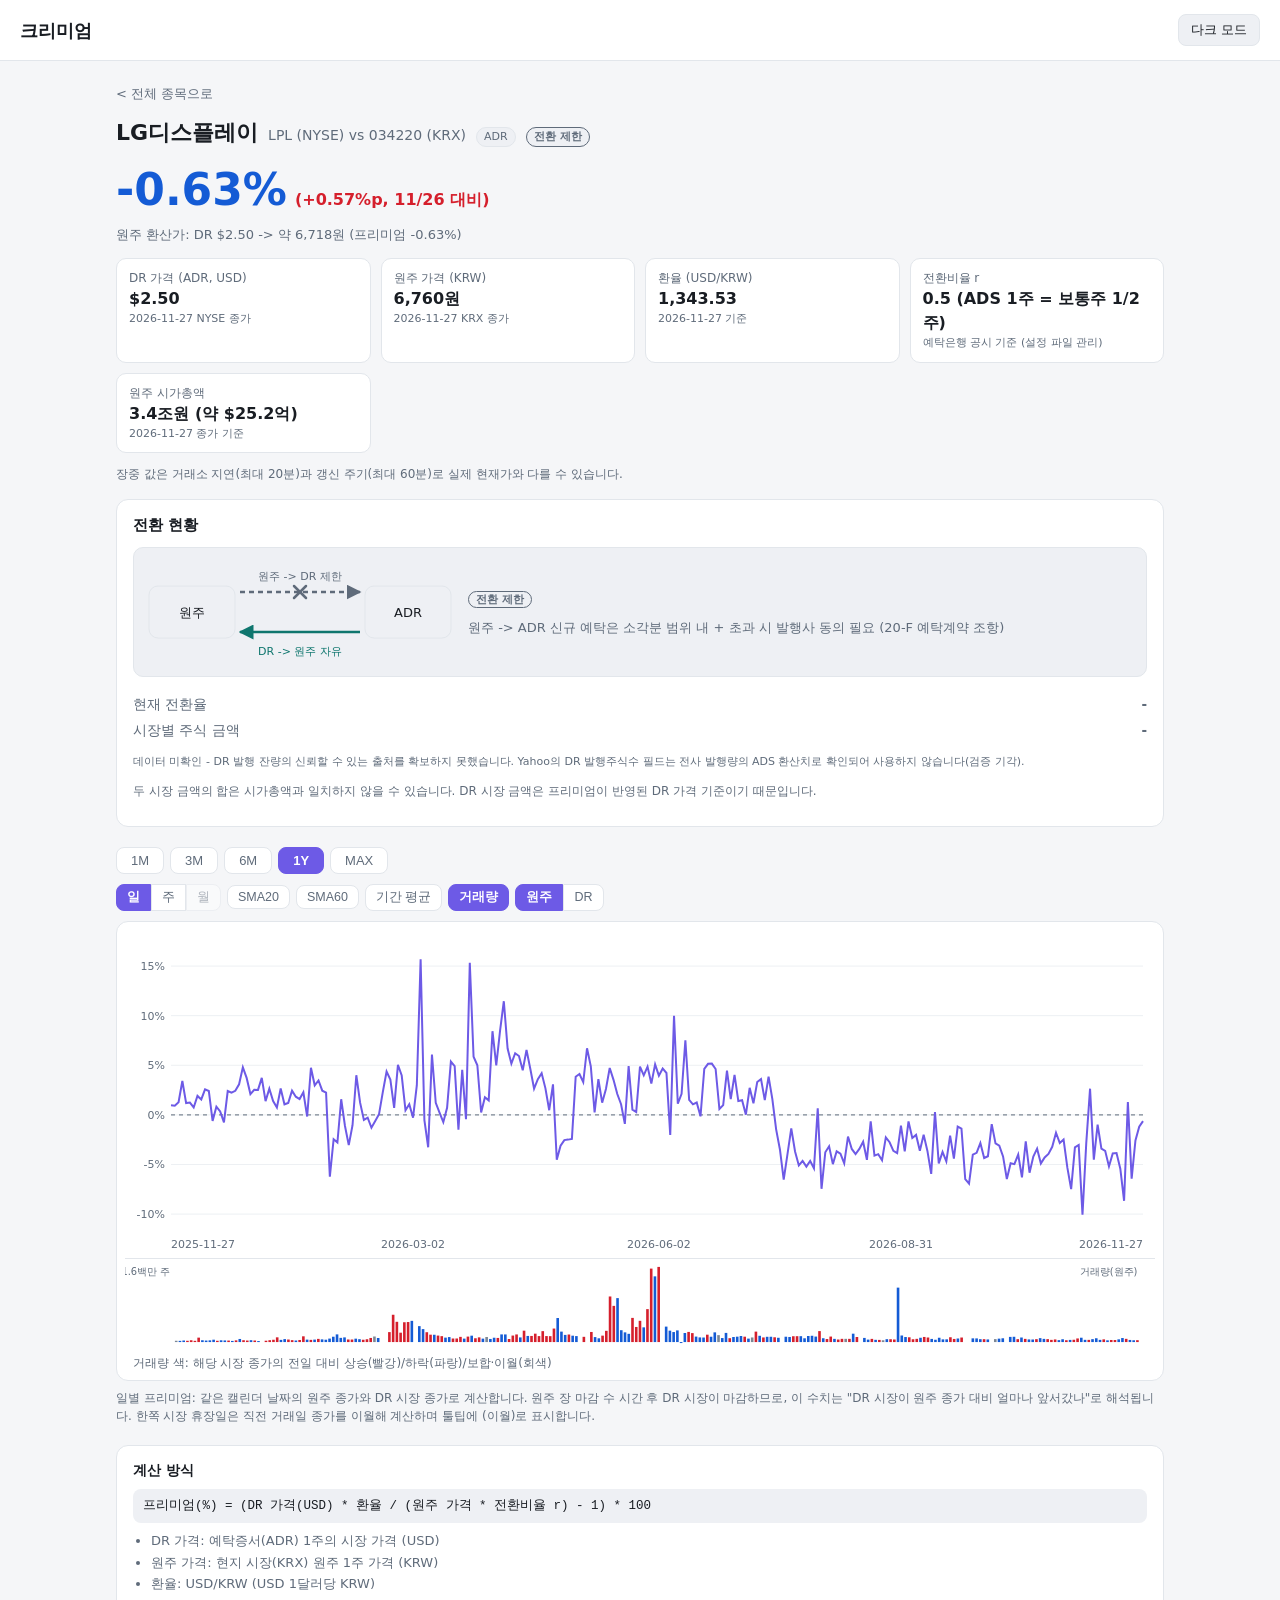
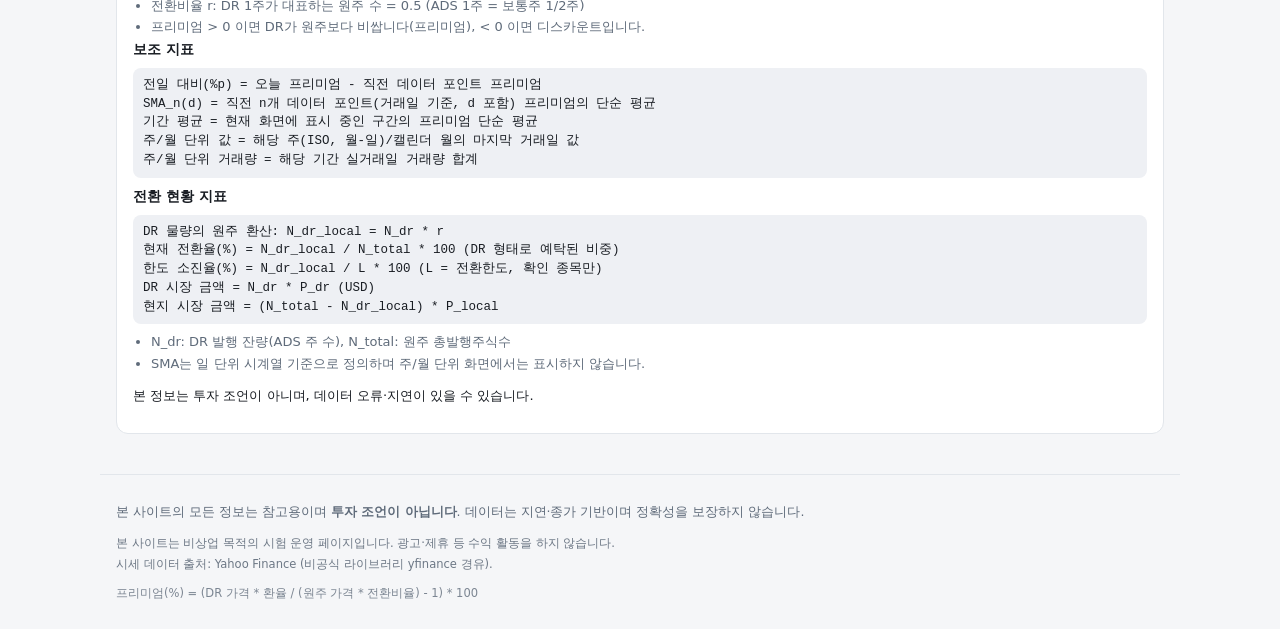
<file: src/web/stocks/lpl/index.html>
<!DOCTYPE html>
<html lang="ko">
<head>
<meta charset="utf-8">
<meta name="viewport" content="width=device-width, initial-scale=1">
<title>LG디스플레이 ADR 프리미엄(LPL 괴리율) 차트 - 크리미엄</title>
<meta name="description" content="LPL와 원주(034220) 간 프리미엄을 가격·환율·전환비율(0.5) 근거와 함께 계산. 계산 근거와 일별 차트 제공.">
<link rel="canonical" href="https://jasony93.github.io/stocks/lpl/">
<meta property="og:title" content="LG디스플레이 ADR 프리미엄(LPL 괴리율) 차트 - 크리미엄">
<meta property="og:description" content="LPL와 원주(034220) 간 프리미엄을 가격·환율·전환비율(0.5) 근거와 함께 계산. 계산 근거와 일별 차트 제공.">
<meta property="og:type" content="website">
<meta property="og:url" content="https://jasony93.github.io/stocks/lpl/">
<meta property="og:site_name" content="크리미엄">
<meta name="google-site-verification" content="awEyar43Z5ClZHmGhIsxER21AYQvNLZ_QZ8KQ0EwgG8">
<link rel="stylesheet" href="../../styles.css?v=40cbd6d7">
<script>
// 첫 페인트 전 테마 적용 (깜빡임 방지)
(function () {
  var saved = null;
  try { saved = localStorage.getItem("theme"); } catch (e) {}
  var theme = saved || (window.matchMedia &&
    window.matchMedia("(prefers-color-scheme: dark)").matches ? "dark" : "light");
  document.documentElement.setAttribute("data-theme", theme);
})();
// 구 해시 URL(#/SKHY) -> 새 경로 리다이렉트
(function () {
  var m = location.hash.match(/^#\/([A-Za-z0-9]+)/);
  if (!m) return;
  var t = m[1].toLowerCase();
  var known = ["skhy", "smsn", "tsm", "baba", "kb", "shg", "wf", "pkx", "kep", "skm", "kt", "lpl"];
  if (known.indexOf(t) >= 0) { location.replace("../../stocks/" + t + "/"); }
  else if (m[1] === "/" || m[1] === "") { location.replace("../../"); }
})();
</script>
<script type="application/ld+json">{"@context": "https://schema.org", "@type": "BreadcrumbList", "itemListElement": [{"@type": "ListItem", "position": 1, "name": "홈", "item": "https://jasony93.github.io/"}, {"@type": "ListItem", "position": 2, "name": "LG디스플레이", "item": "https://jasony93.github.io/stocks/lpl/"}]}</script>
</head>
<body data-page="stock" data-root="../../" data-ticker="LPL">
<header class="site-header">
  <a class="site-title" href="../../">크리미엄</a>
  <button id="theme-toggle" class="theme-toggle" type="button"
          aria-label="라이트/다크 테마 전환">다크 모드</button>
</header>

<main id="view" class="view">
<a class="back-link" href="../../">&lt; 전체 종목으로</a>
<div class="detail-head"><h1 class="detail-name">LG디스플레이</h1><span class="detail-ticker">LPL (NYSE) vs 034220 (KRX)</span><span class="badge">ADR</span><span class="badge conv-badge conv-badge-limited" title="DR을 원주로 바꾸는 방향만 자유롭고, 원주를 DR로 만드는 방향은 제한돼 괴리가 오래 유지될 수 있습니다">전환 제한</span></div>
<div class="detail-premium neg">-0.63%<span class="detail-delta pos">(+0.57%p, 11/26 대비)</span></div>
<div class="detail-implied">원주 환산가: DR $2.50 -&gt; 약 6,718원 (프리미엄 -0.63%)</div>
<div class="source-grid"><div class="source-item"><div class="source-label">DR 가격 (ADR, USD)</div><div class="source-value">$2.50</div><div class="source-date">2026-11-27 NYSE 종가</div></div><div class="source-item"><div class="source-label">원주 가격 (KRW)</div><div class="source-value">6,760원</div><div class="source-date">2026-11-27 KRX 종가</div></div><div class="source-item"><div class="source-label">환율 (USD/KRW)</div><div class="source-value">1,343.53</div><div class="source-date">2026-11-27 기준</div></div><div class="source-item"><div class="source-label">전환비율 r</div><div class="source-value">0.5 (ADS 1주 = 보통주 1/2주)</div><div class="source-date">예탁은행 공시 기준 (설정 파일 관리)</div></div><div class="source-item"><div class="source-label">원주 시가총액</div><div class="source-value">3.4조원 (약 $25.2억)</div><div class="source-date">2026-11-27 종가 기준</div></div></div>
<p class="chart-note snap-footnote">장중 값은 거래소 지연(최대 20분)과 갱신 주기(최대 60분)로 실제 현재가와 다를 수 있습니다.</p>
<section class="conv-section"><h3>전환 현황</h3><div class="conv-structure"><svg class="conv-diagram" viewBox="0 0 304 104" role="img" aria-label="DR에서 원주로 가는 전환은 자유롭지만, 원주에서 DR로 가는 전환은 제한됩니다">
<defs>
<marker id="ah-open" viewBox="0 0 10 10" refX="9" refY="5" markerWidth="6" markerHeight="6" orient="auto-start-reverse"><path d="M0 0 L10 5 L0 10 z" fill="var(--conv-open)"/></marker>
<marker id="ah-up" viewBox="0 0 10 10" refX="9" refY="5" markerWidth="6" markerHeight="6" orient="auto-start-reverse"><path d="M0 0 L10 5 L0 10 z" fill="var(--conv-blocked)"/></marker>
</defs>
<rect x="1" y="26" width="86" height="52" rx="9" fill="var(--badge-bg)" stroke="var(--border)"/>
<text x="44" y="57" text-anchor="middle" font-size="13" fill="var(--text)">원주</text>
<rect x="217" y="26" width="86" height="52" rx="9" fill="var(--badge-bg)" stroke="var(--border)"/>
<text x="260" y="57" text-anchor="middle" font-size="13" fill="var(--text)">ADR</text>
<line x1="92" y1="32" x2="212" y2="32" stroke="var(--conv-blocked)" stroke-width="2.5" stroke-dasharray="5 4" marker-end="url(#ah-up)"/>
<text x="152" y="20" text-anchor="middle" font-size="11" fill="var(--conv-blocked)">원주 -&gt; DR 제한</text>
<g stroke="var(--conv-blocked)" stroke-width="2.5" stroke-linecap="round"><line x1="146" y1="26" x2="158" y2="38"/><line x1="158" y1="26" x2="146" y2="38"/></g>
<line x1="212" y1="72" x2="92" y2="72" stroke="var(--conv-open)" stroke-width="2.5" marker-end="url(#ah-open)"/>
<text x="152" y="95" text-anchor="middle" font-size="11" fill="var(--conv-open)">DR -&gt; 원주 자유</text>
</svg><div class="conv-structure-text"><span class="badge conv-badge conv-badge-limited">전환 제한</span><p>원주 -&gt; ADR 신규 예탁은 소각분 범위 내 + 초과 시 발행사 동의 필요 (20-F 예탁계약 조항)</p></div></div><div class="conv-unknown"><div class="conv-row"><span>현재 전환율</span><strong>-</strong></div><div class="conv-row"><span>시장별 주식 금액</span><strong>-</strong></div><p class="source-date">데이터 미확인 - DR 발행 잔량의 신뢰할 수 있는 출처를 확보하지 못했습니다. Yahoo의 DR 발행주식수 필드는 전사 발행량의 ADS 환산치로 확인되어 사용하지 않습니다(검증 기각).</p></div><p class="chart-note">두 시장 금액의 합은 시가총액과 일치하지 않을 수 있습니다. DR 시장 금액은 프리미엄이 반영된 DR 가격 기준이기 때문입니다.</p></section>
<div class="period-tabs"><button type="button" class="period-tab">1M</button><button type="button" class="period-tab">3M</button><button type="button" class="period-tab">6M</button><button type="button" class="period-tab active">1Y</button><button type="button" class="period-tab">MAX</button></div>
<div class="chart-wrap" id="detail-chart"><p class="loading">차트 데이터를 불러오는 중...</p><noscript><p class="chart-note">일별 차트 표시는 JavaScript가 필요합니다. 위의 프리미엄·원천값은 최신 스냅샷 기준입니다.</p></noscript></div>
<p class="chart-note">일별 프리미엄: 같은 캘린더 날짜의 원주 종가와 DR 시장 종가로 계산합니다. 원주 장 마감 수 시간 후 DR 시장이 마감하므로, 이 수치는 "DR 시장이 원주 종가 대비 얼마나 앞서갔나"로 해석됩니다. 한쪽 시장 휴장일은 직전 거래일 종가를 이월해 계산하며 툴팁에 (이월)로 표시합니다.</p>
<div class="formula-box"><h3>계산 방식</h3><code>프리미엄(%) = (DR 가격(USD) * 환율 / (원주 가격 * 전환비율 r) - 1) * 100</code><ul><li>DR 가격: 예탁증서(ADR) 1주의 시장 가격 (USD)</li><li>원주 가격: 현지 시장(KRX) 원주 1주 가격 (KRW)</li><li>환율: USD/KRW (USD 1달러당 KRW)</li><li>전환비율 r: DR 1주가 대표하는 원주 수 = 0.5 (ADS 1주 = 보통주 1/2주)</li><li>프리미엄 &gt; 0 이면 DR가 원주보다 비쌉니다(프리미엄), &lt; 0 이면 디스카운트입니다.</li></ul><h3>보조 지표</h3><code>전일 대비(%p) = 오늘 프리미엄 - 직전 데이터 포인트 프리미엄
SMA_n(d) = 직전 n개 데이터 포인트(거래일 기준, d 포함) 프리미엄의 단순 평균
기간 평균 = 현재 화면에 표시 중인 구간의 프리미엄 단순 평균
주/월 단위 값 = 해당 주(ISO, 월-일)/캘린더 월의 마지막 거래일 값
주/월 단위 거래량 = 해당 기간 실거래일 거래량 합계</code><h3>전환 현황 지표</h3><code>DR 물량의 원주 환산: N_dr_local = N_dr * r
현재 전환율(%) = N_dr_local / N_total * 100  (DR 형태로 예탁된 비중)
한도 소진율(%) = N_dr_local / L * 100  (L = 전환한도, 확인 종목만)
DR 시장 금액 = N_dr * P_dr  (USD)
현지 시장 금액 = (N_total - N_dr_local) * P_local</code><ul><li>N_dr: DR 발행 잔량(ADS 주 수), N_total: 원주 총발행주식수</li><li>SMA는 일 단위 시계열 기준으로 정의하며 주/월 단위 화면에서는 표시하지 않습니다.</li></ul><p>본 정보는 투자 조언이 아니며, 데이터 오류·지연이 있을 수 있습니다.</p></div>
</main>

<footer class="site-footer">
  <p>본 사이트의 모든 정보는 참고용이며 <strong>투자 조언이 아닙니다</strong>. 데이터는 지연·종가 기반이며 정확성을 보장하지 않습니다.</p>
  <p class="footer-notice">본 사이트는 비상업 목적의 시험 운영 페이지입니다. 광고·제휴 등 수익 활동을 하지 않습니다.</p>
  <p class="footer-notice">시세 데이터 출처: Yahoo Finance (비공식 라이브러리 yfinance 경유).</p>
  <p class="footer-sub">프리미엄(%) = (DR 가격 * 환율 / (원주 가격 * 전환비율) - 1) * 100</p>
</footer>

<script id="page-data" type="application/json">{"id": "LPL", "local_currency": "KRW", "fx_label": "USD/KRW"}</script>
<script src="../../app.js?v=84deca25"></script>
</body>
</html>
</file>
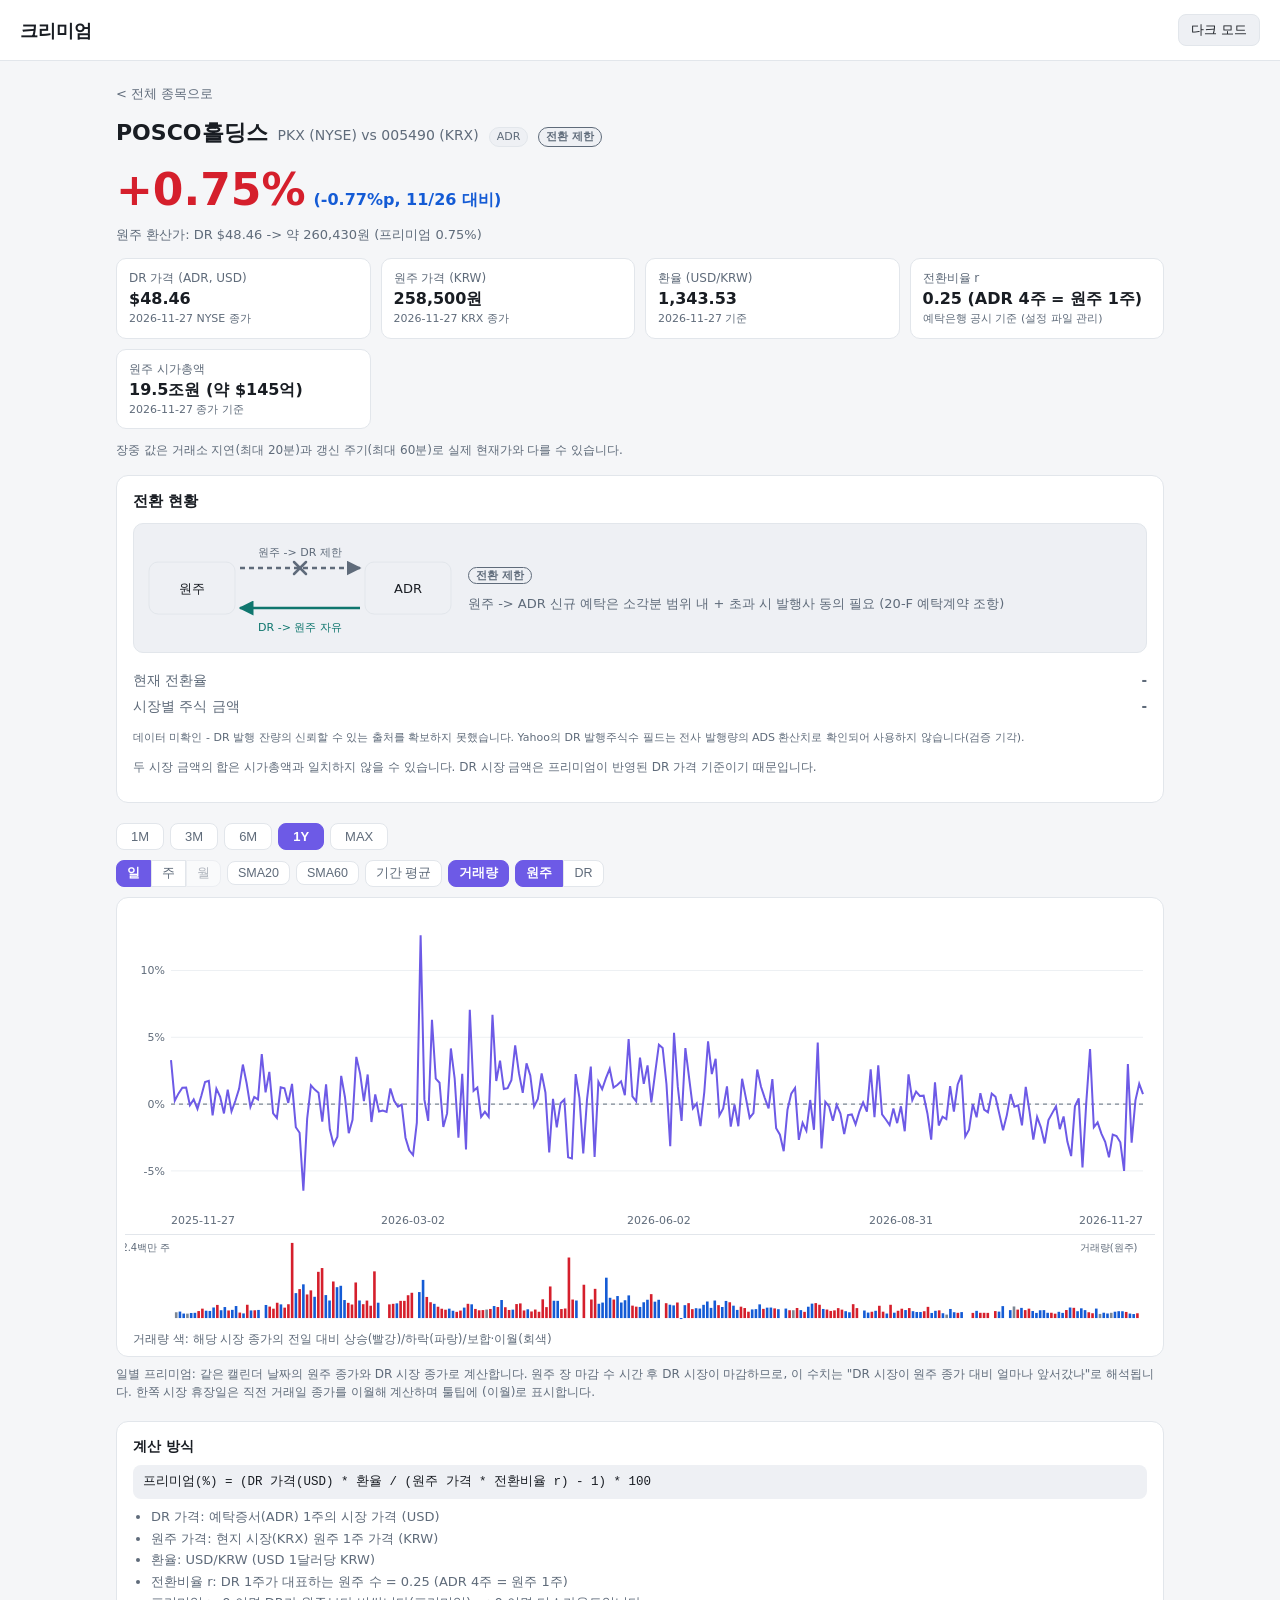
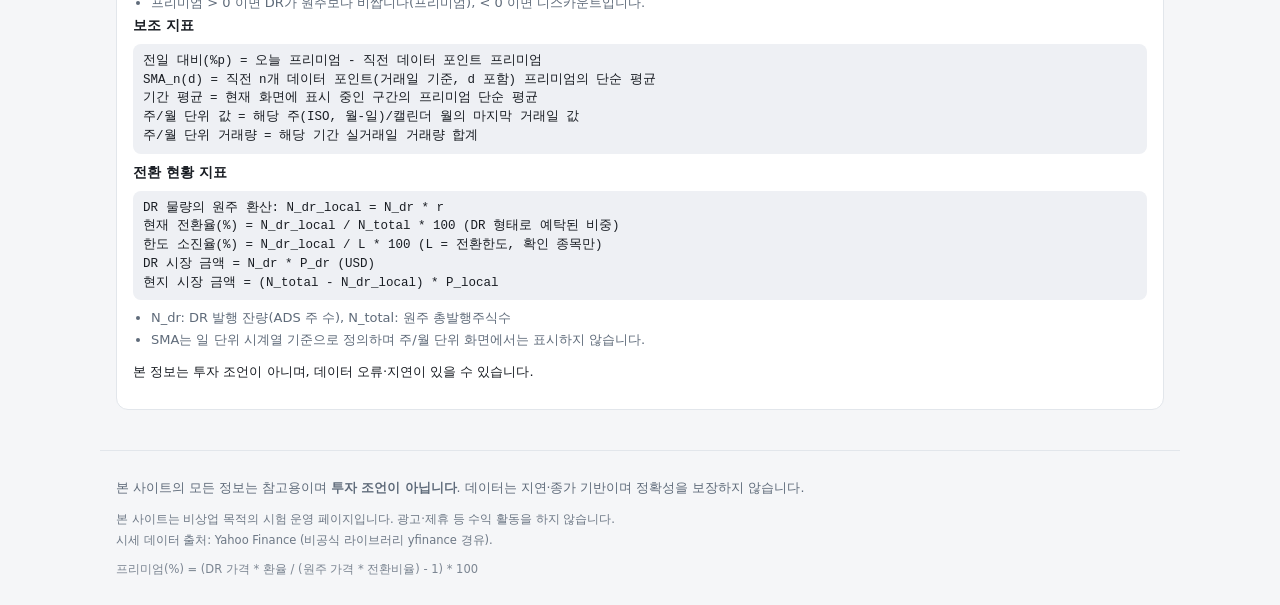
<file: src/web/stocks/pkx/index.html>
<!DOCTYPE html>
<html lang="ko">
<head>
<meta charset="utf-8">
<meta name="viewport" content="width=device-width, initial-scale=1">
<title>POSCO홀딩스 ADR 프리미엄(PKX 괴리율) 차트 - 크리미엄</title>
<meta name="description" content="PKX와 원주(005490) 간 프리미엄을 가격·환율·전환비율(0.25) 근거와 함께 계산. 계산 근거와 일별 차트 제공.">
<link rel="canonical" href="https://jasony93.github.io/stocks/pkx/">
<meta property="og:title" content="POSCO홀딩스 ADR 프리미엄(PKX 괴리율) 차트 - 크리미엄">
<meta property="og:description" content="PKX와 원주(005490) 간 프리미엄을 가격·환율·전환비율(0.25) 근거와 함께 계산. 계산 근거와 일별 차트 제공.">
<meta property="og:type" content="website">
<meta property="og:url" content="https://jasony93.github.io/stocks/pkx/">
<meta property="og:site_name" content="크리미엄">
<meta name="google-site-verification" content="awEyar43Z5ClZHmGhIsxER21AYQvNLZ_QZ8KQ0EwgG8">
<link rel="stylesheet" href="../../styles.css?v=40cbd6d7">
<script>
// 첫 페인트 전 테마 적용 (깜빡임 방지)
(function () {
  var saved = null;
  try { saved = localStorage.getItem("theme"); } catch (e) {}
  var theme = saved || (window.matchMedia &&
    window.matchMedia("(prefers-color-scheme: dark)").matches ? "dark" : "light");
  document.documentElement.setAttribute("data-theme", theme);
})();
// 구 해시 URL(#/SKHY) -> 새 경로 리다이렉트
(function () {
  var m = location.hash.match(/^#\/([A-Za-z0-9]+)/);
  if (!m) return;
  var t = m[1].toLowerCase();
  var known = ["skhy", "smsn", "tsm", "baba", "kb", "shg", "wf", "pkx", "kep", "skm", "kt", "lpl"];
  if (known.indexOf(t) >= 0) { location.replace("../../stocks/" + t + "/"); }
  else if (m[1] === "/" || m[1] === "") { location.replace("../../"); }
})();
</script>
<script type="application/ld+json">{"@context": "https://schema.org", "@type": "BreadcrumbList", "itemListElement": [{"@type": "ListItem", "position": 1, "name": "홈", "item": "https://jasony93.github.io/"}, {"@type": "ListItem", "position": 2, "name": "POSCO홀딩스", "item": "https://jasony93.github.io/stocks/pkx/"}]}</script>
</head>
<body data-page="stock" data-root="../../" data-ticker="PKX">
<header class="site-header">
  <a class="site-title" href="../../">크리미엄</a>
  <button id="theme-toggle" class="theme-toggle" type="button"
          aria-label="라이트/다크 테마 전환">다크 모드</button>
</header>

<main id="view" class="view">
<a class="back-link" href="../../">&lt; 전체 종목으로</a>
<div class="detail-head"><h1 class="detail-name">POSCO홀딩스</h1><span class="detail-ticker">PKX (NYSE) vs 005490 (KRX)</span><span class="badge">ADR</span><span class="badge conv-badge conv-badge-limited" title="DR을 원주로 바꾸는 방향만 자유롭고, 원주를 DR로 만드는 방향은 제한돼 괴리가 오래 유지될 수 있습니다">전환 제한</span></div>
<div class="detail-premium pos">+0.75%<span class="detail-delta neg">(-0.77%p, 11/26 대비)</span></div>
<div class="detail-implied">원주 환산가: DR $48.46 -&gt; 약 260,430원 (프리미엄 0.75%)</div>
<div class="source-grid"><div class="source-item"><div class="source-label">DR 가격 (ADR, USD)</div><div class="source-value">$48.46</div><div class="source-date">2026-11-27 NYSE 종가</div></div><div class="source-item"><div class="source-label">원주 가격 (KRW)</div><div class="source-value">258,500원</div><div class="source-date">2026-11-27 KRX 종가</div></div><div class="source-item"><div class="source-label">환율 (USD/KRW)</div><div class="source-value">1,343.53</div><div class="source-date">2026-11-27 기준</div></div><div class="source-item"><div class="source-label">전환비율 r</div><div class="source-value">0.25 (ADR 4주 = 원주 1주)</div><div class="source-date">예탁은행 공시 기준 (설정 파일 관리)</div></div><div class="source-item"><div class="source-label">원주 시가총액</div><div class="source-value">19.5조원 (약 $145억)</div><div class="source-date">2026-11-27 종가 기준</div></div></div>
<p class="chart-note snap-footnote">장중 값은 거래소 지연(최대 20분)과 갱신 주기(최대 60분)로 실제 현재가와 다를 수 있습니다.</p>
<section class="conv-section"><h3>전환 현황</h3><div class="conv-structure"><svg class="conv-diagram" viewBox="0 0 304 104" role="img" aria-label="DR에서 원주로 가는 전환은 자유롭지만, 원주에서 DR로 가는 전환은 제한됩니다">
<defs>
<marker id="ah-open" viewBox="0 0 10 10" refX="9" refY="5" markerWidth="6" markerHeight="6" orient="auto-start-reverse"><path d="M0 0 L10 5 L0 10 z" fill="var(--conv-open)"/></marker>
<marker id="ah-up" viewBox="0 0 10 10" refX="9" refY="5" markerWidth="6" markerHeight="6" orient="auto-start-reverse"><path d="M0 0 L10 5 L0 10 z" fill="var(--conv-blocked)"/></marker>
</defs>
<rect x="1" y="26" width="86" height="52" rx="9" fill="var(--badge-bg)" stroke="var(--border)"/>
<text x="44" y="57" text-anchor="middle" font-size="13" fill="var(--text)">원주</text>
<rect x="217" y="26" width="86" height="52" rx="9" fill="var(--badge-bg)" stroke="var(--border)"/>
<text x="260" y="57" text-anchor="middle" font-size="13" fill="var(--text)">ADR</text>
<line x1="92" y1="32" x2="212" y2="32" stroke="var(--conv-blocked)" stroke-width="2.5" stroke-dasharray="5 4" marker-end="url(#ah-up)"/>
<text x="152" y="20" text-anchor="middle" font-size="11" fill="var(--conv-blocked)">원주 -&gt; DR 제한</text>
<g stroke="var(--conv-blocked)" stroke-width="2.5" stroke-linecap="round"><line x1="146" y1="26" x2="158" y2="38"/><line x1="158" y1="26" x2="146" y2="38"/></g>
<line x1="212" y1="72" x2="92" y2="72" stroke="var(--conv-open)" stroke-width="2.5" marker-end="url(#ah-open)"/>
<text x="152" y="95" text-anchor="middle" font-size="11" fill="var(--conv-open)">DR -&gt; 원주 자유</text>
</svg><div class="conv-structure-text"><span class="badge conv-badge conv-badge-limited">전환 제한</span><p>원주 -&gt; ADR 신규 예탁은 소각분 범위 내 + 초과 시 발행사 동의 필요 (20-F 예탁계약 조항)</p></div></div><div class="conv-unknown"><div class="conv-row"><span>현재 전환율</span><strong>-</strong></div><div class="conv-row"><span>시장별 주식 금액</span><strong>-</strong></div><p class="source-date">데이터 미확인 - DR 발행 잔량의 신뢰할 수 있는 출처를 확보하지 못했습니다. Yahoo의 DR 발행주식수 필드는 전사 발행량의 ADS 환산치로 확인되어 사용하지 않습니다(검증 기각).</p></div><p class="chart-note">두 시장 금액의 합은 시가총액과 일치하지 않을 수 있습니다. DR 시장 금액은 프리미엄이 반영된 DR 가격 기준이기 때문입니다.</p></section>
<div class="period-tabs"><button type="button" class="period-tab">1M</button><button type="button" class="period-tab">3M</button><button type="button" class="period-tab">6M</button><button type="button" class="period-tab active">1Y</button><button type="button" class="period-tab">MAX</button></div>
<div class="chart-wrap" id="detail-chart"><p class="loading">차트 데이터를 불러오는 중...</p><noscript><p class="chart-note">일별 차트 표시는 JavaScript가 필요합니다. 위의 프리미엄·원천값은 최신 스냅샷 기준입니다.</p></noscript></div>
<p class="chart-note">일별 프리미엄: 같은 캘린더 날짜의 원주 종가와 DR 시장 종가로 계산합니다. 원주 장 마감 수 시간 후 DR 시장이 마감하므로, 이 수치는 "DR 시장이 원주 종가 대비 얼마나 앞서갔나"로 해석됩니다. 한쪽 시장 휴장일은 직전 거래일 종가를 이월해 계산하며 툴팁에 (이월)로 표시합니다.</p>
<div class="formula-box"><h3>계산 방식</h3><code>프리미엄(%) = (DR 가격(USD) * 환율 / (원주 가격 * 전환비율 r) - 1) * 100</code><ul><li>DR 가격: 예탁증서(ADR) 1주의 시장 가격 (USD)</li><li>원주 가격: 현지 시장(KRX) 원주 1주 가격 (KRW)</li><li>환율: USD/KRW (USD 1달러당 KRW)</li><li>전환비율 r: DR 1주가 대표하는 원주 수 = 0.25 (ADR 4주 = 원주 1주)</li><li>프리미엄 &gt; 0 이면 DR가 원주보다 비쌉니다(프리미엄), &lt; 0 이면 디스카운트입니다.</li></ul><h3>보조 지표</h3><code>전일 대비(%p) = 오늘 프리미엄 - 직전 데이터 포인트 프리미엄
SMA_n(d) = 직전 n개 데이터 포인트(거래일 기준, d 포함) 프리미엄의 단순 평균
기간 평균 = 현재 화면에 표시 중인 구간의 프리미엄 단순 평균
주/월 단위 값 = 해당 주(ISO, 월-일)/캘린더 월의 마지막 거래일 값
주/월 단위 거래량 = 해당 기간 실거래일 거래량 합계</code><h3>전환 현황 지표</h3><code>DR 물량의 원주 환산: N_dr_local = N_dr * r
현재 전환율(%) = N_dr_local / N_total * 100  (DR 형태로 예탁된 비중)
한도 소진율(%) = N_dr_local / L * 100  (L = 전환한도, 확인 종목만)
DR 시장 금액 = N_dr * P_dr  (USD)
현지 시장 금액 = (N_total - N_dr_local) * P_local</code><ul><li>N_dr: DR 발행 잔량(ADS 주 수), N_total: 원주 총발행주식수</li><li>SMA는 일 단위 시계열 기준으로 정의하며 주/월 단위 화면에서는 표시하지 않습니다.</li></ul><p>본 정보는 투자 조언이 아니며, 데이터 오류·지연이 있을 수 있습니다.</p></div>
</main>

<footer class="site-footer">
  <p>본 사이트의 모든 정보는 참고용이며 <strong>투자 조언이 아닙니다</strong>. 데이터는 지연·종가 기반이며 정확성을 보장하지 않습니다.</p>
  <p class="footer-notice">본 사이트는 비상업 목적의 시험 운영 페이지입니다. 광고·제휴 등 수익 활동을 하지 않습니다.</p>
  <p class="footer-notice">시세 데이터 출처: Yahoo Finance (비공식 라이브러리 yfinance 경유).</p>
  <p class="footer-sub">프리미엄(%) = (DR 가격 * 환율 / (원주 가격 * 전환비율) - 1) * 100</p>
</footer>

<script id="page-data" type="application/json">{"id": "PKX", "local_currency": "KRW", "fx_label": "USD/KRW"}</script>
<script src="../../app.js?v=84deca25"></script>
</body>
</html>
</file>
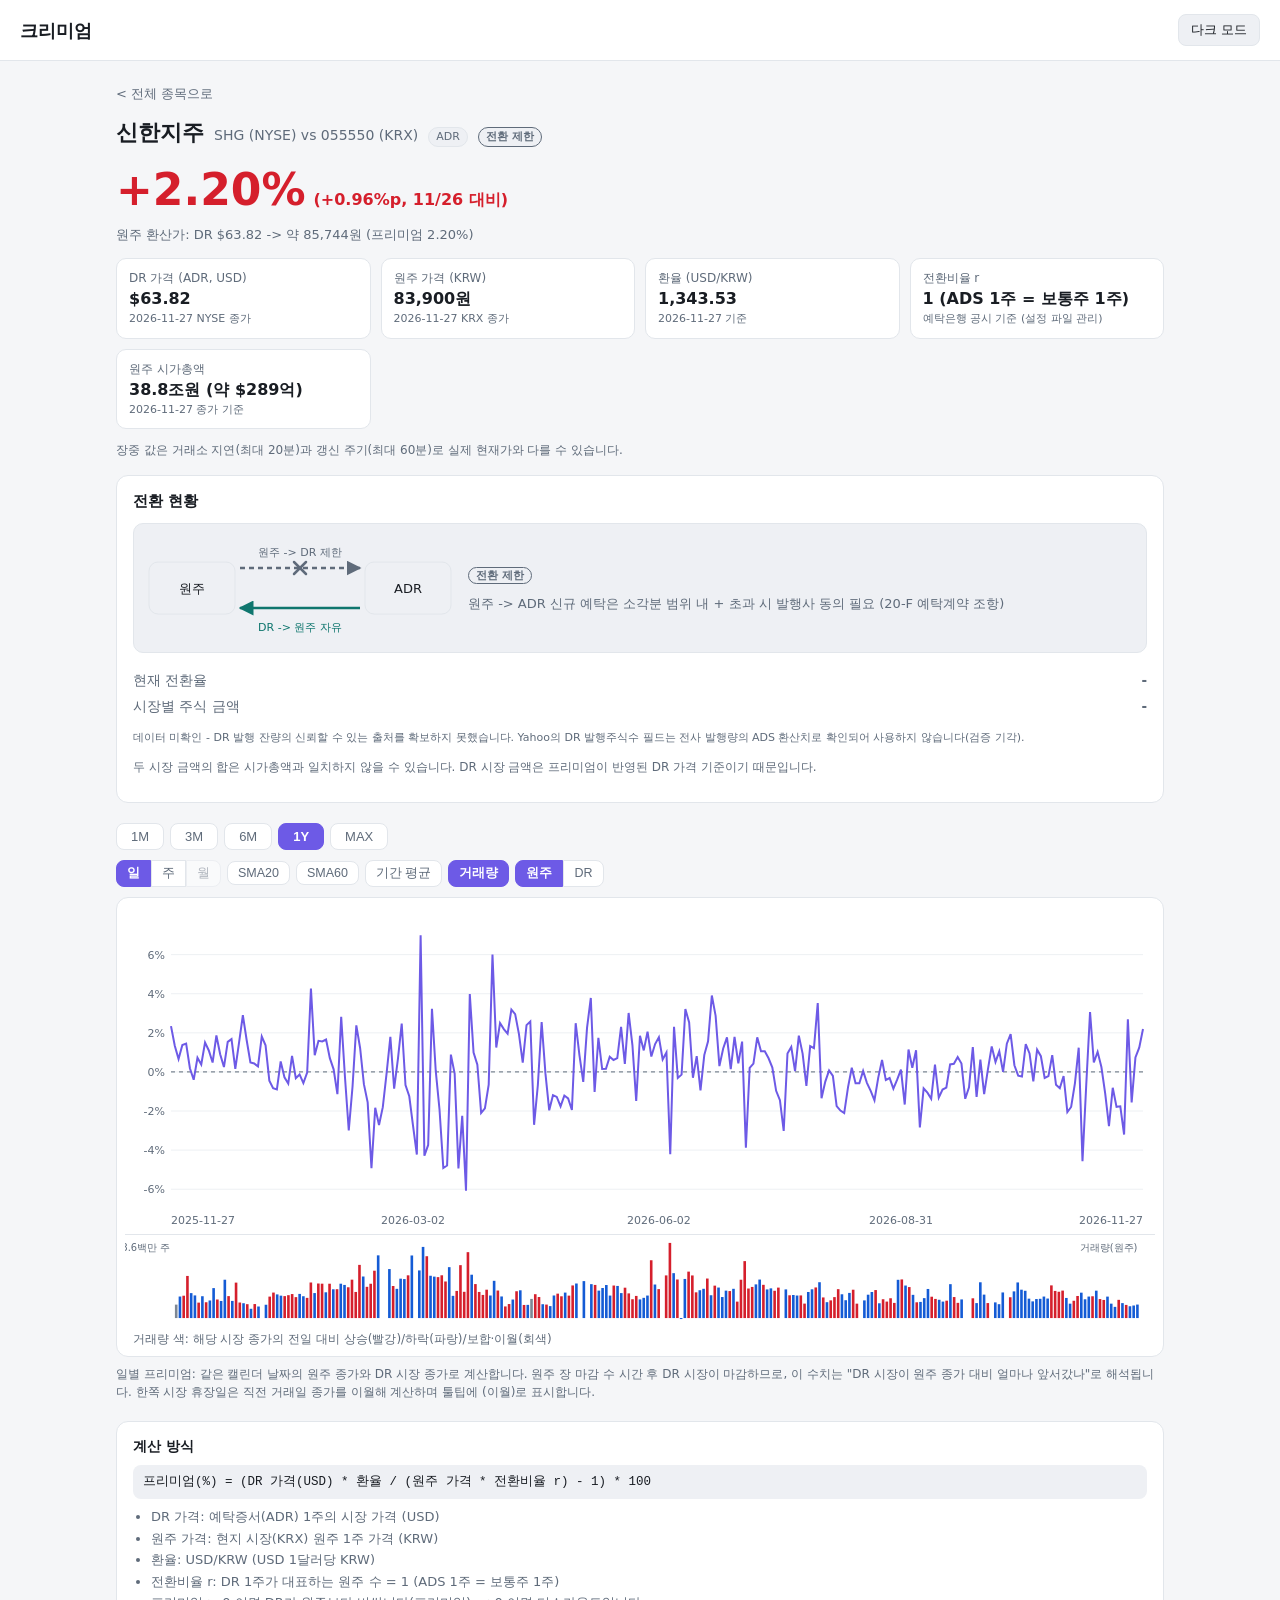
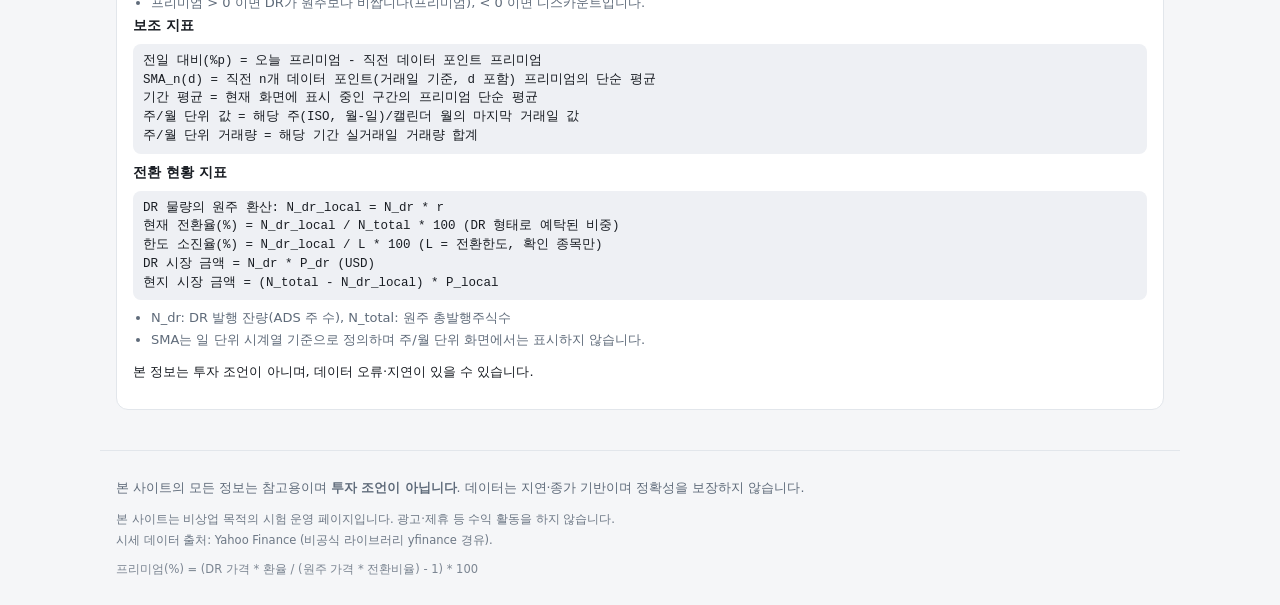
<file: src/web/stocks/shg/index.html>
<!DOCTYPE html>
<html lang="ko">
<head>
<meta charset="utf-8">
<meta name="viewport" content="width=device-width, initial-scale=1">
<title>신한지주 ADR 프리미엄(SHG 괴리율) 차트 - 크리미엄</title>
<meta name="description" content="SHG와 원주(055550) 간 프리미엄을 가격·환율·전환비율(1) 근거와 함께 계산. 계산 근거와 일별 차트 제공.">
<link rel="canonical" href="https://jasony93.github.io/stocks/shg/">
<meta property="og:title" content="신한지주 ADR 프리미엄(SHG 괴리율) 차트 - 크리미엄">
<meta property="og:description" content="SHG와 원주(055550) 간 프리미엄을 가격·환율·전환비율(1) 근거와 함께 계산. 계산 근거와 일별 차트 제공.">
<meta property="og:type" content="website">
<meta property="og:url" content="https://jasony93.github.io/stocks/shg/">
<meta property="og:site_name" content="크리미엄">
<meta name="google-site-verification" content="awEyar43Z5ClZHmGhIsxER21AYQvNLZ_QZ8KQ0EwgG8">
<link rel="stylesheet" href="../../styles.css?v=40cbd6d7">
<script>
// 첫 페인트 전 테마 적용 (깜빡임 방지)
(function () {
  var saved = null;
  try { saved = localStorage.getItem("theme"); } catch (e) {}
  var theme = saved || (window.matchMedia &&
    window.matchMedia("(prefers-color-scheme: dark)").matches ? "dark" : "light");
  document.documentElement.setAttribute("data-theme", theme);
})();
// 구 해시 URL(#/SKHY) -> 새 경로 리다이렉트
(function () {
  var m = location.hash.match(/^#\/([A-Za-z0-9]+)/);
  if (!m) return;
  var t = m[1].toLowerCase();
  var known = ["skhy", "smsn", "tsm", "baba", "kb", "shg", "wf", "pkx", "kep", "skm", "kt", "lpl"];
  if (known.indexOf(t) >= 0) { location.replace("../../stocks/" + t + "/"); }
  else if (m[1] === "/" || m[1] === "") { location.replace("../../"); }
})();
</script>
<script type="application/ld+json">{"@context": "https://schema.org", "@type": "BreadcrumbList", "itemListElement": [{"@type": "ListItem", "position": 1, "name": "홈", "item": "https://jasony93.github.io/"}, {"@type": "ListItem", "position": 2, "name": "신한지주", "item": "https://jasony93.github.io/stocks/shg/"}]}</script>
</head>
<body data-page="stock" data-root="../../" data-ticker="SHG">
<header class="site-header">
  <a class="site-title" href="../../">크리미엄</a>
  <button id="theme-toggle" class="theme-toggle" type="button"
          aria-label="라이트/다크 테마 전환">다크 모드</button>
</header>

<main id="view" class="view">
<a class="back-link" href="../../">&lt; 전체 종목으로</a>
<div class="detail-head"><h1 class="detail-name">신한지주</h1><span class="detail-ticker">SHG (NYSE) vs 055550 (KRX)</span><span class="badge">ADR</span><span class="badge conv-badge conv-badge-limited" title="DR을 원주로 바꾸는 방향만 자유롭고, 원주를 DR로 만드는 방향은 제한돼 괴리가 오래 유지될 수 있습니다">전환 제한</span></div>
<div class="detail-premium pos">+2.20%<span class="detail-delta pos">(+0.96%p, 11/26 대비)</span></div>
<div class="detail-implied">원주 환산가: DR $63.82 -&gt; 약 85,744원 (프리미엄 2.20%)</div>
<div class="source-grid"><div class="source-item"><div class="source-label">DR 가격 (ADR, USD)</div><div class="source-value">$63.82</div><div class="source-date">2026-11-27 NYSE 종가</div></div><div class="source-item"><div class="source-label">원주 가격 (KRW)</div><div class="source-value">83,900원</div><div class="source-date">2026-11-27 KRX 종가</div></div><div class="source-item"><div class="source-label">환율 (USD/KRW)</div><div class="source-value">1,343.53</div><div class="source-date">2026-11-27 기준</div></div><div class="source-item"><div class="source-label">전환비율 r</div><div class="source-value">1 (ADS 1주 = 보통주 1주)</div><div class="source-date">예탁은행 공시 기준 (설정 파일 관리)</div></div><div class="source-item"><div class="source-label">원주 시가총액</div><div class="source-value">38.8조원 (약 $289억)</div><div class="source-date">2026-11-27 종가 기준</div></div></div>
<p class="chart-note snap-footnote">장중 값은 거래소 지연(최대 20분)과 갱신 주기(최대 60분)로 실제 현재가와 다를 수 있습니다.</p>
<section class="conv-section"><h3>전환 현황</h3><div class="conv-structure"><svg class="conv-diagram" viewBox="0 0 304 104" role="img" aria-label="DR에서 원주로 가는 전환은 자유롭지만, 원주에서 DR로 가는 전환은 제한됩니다">
<defs>
<marker id="ah-open" viewBox="0 0 10 10" refX="9" refY="5" markerWidth="6" markerHeight="6" orient="auto-start-reverse"><path d="M0 0 L10 5 L0 10 z" fill="var(--conv-open)"/></marker>
<marker id="ah-up" viewBox="0 0 10 10" refX="9" refY="5" markerWidth="6" markerHeight="6" orient="auto-start-reverse"><path d="M0 0 L10 5 L0 10 z" fill="var(--conv-blocked)"/></marker>
</defs>
<rect x="1" y="26" width="86" height="52" rx="9" fill="var(--badge-bg)" stroke="var(--border)"/>
<text x="44" y="57" text-anchor="middle" font-size="13" fill="var(--text)">원주</text>
<rect x="217" y="26" width="86" height="52" rx="9" fill="var(--badge-bg)" stroke="var(--border)"/>
<text x="260" y="57" text-anchor="middle" font-size="13" fill="var(--text)">ADR</text>
<line x1="92" y1="32" x2="212" y2="32" stroke="var(--conv-blocked)" stroke-width="2.5" stroke-dasharray="5 4" marker-end="url(#ah-up)"/>
<text x="152" y="20" text-anchor="middle" font-size="11" fill="var(--conv-blocked)">원주 -&gt; DR 제한</text>
<g stroke="var(--conv-blocked)" stroke-width="2.5" stroke-linecap="round"><line x1="146" y1="26" x2="158" y2="38"/><line x1="158" y1="26" x2="146" y2="38"/></g>
<line x1="212" y1="72" x2="92" y2="72" stroke="var(--conv-open)" stroke-width="2.5" marker-end="url(#ah-open)"/>
<text x="152" y="95" text-anchor="middle" font-size="11" fill="var(--conv-open)">DR -&gt; 원주 자유</text>
</svg><div class="conv-structure-text"><span class="badge conv-badge conv-badge-limited">전환 제한</span><p>원주 -&gt; ADR 신규 예탁은 소각분 범위 내 + 초과 시 발행사 동의 필요 (20-F 예탁계약 조항)</p></div></div><div class="conv-unknown"><div class="conv-row"><span>현재 전환율</span><strong>-</strong></div><div class="conv-row"><span>시장별 주식 금액</span><strong>-</strong></div><p class="source-date">데이터 미확인 - DR 발행 잔량의 신뢰할 수 있는 출처를 확보하지 못했습니다. Yahoo의 DR 발행주식수 필드는 전사 발행량의 ADS 환산치로 확인되어 사용하지 않습니다(검증 기각).</p></div><p class="chart-note">두 시장 금액의 합은 시가총액과 일치하지 않을 수 있습니다. DR 시장 금액은 프리미엄이 반영된 DR 가격 기준이기 때문입니다.</p></section>
<div class="period-tabs"><button type="button" class="period-tab">1M</button><button type="button" class="period-tab">3M</button><button type="button" class="period-tab">6M</button><button type="button" class="period-tab active">1Y</button><button type="button" class="period-tab">MAX</button></div>
<div class="chart-wrap" id="detail-chart"><p class="loading">차트 데이터를 불러오는 중...</p><noscript><p class="chart-note">일별 차트 표시는 JavaScript가 필요합니다. 위의 프리미엄·원천값은 최신 스냅샷 기준입니다.</p></noscript></div>
<p class="chart-note">일별 프리미엄: 같은 캘린더 날짜의 원주 종가와 DR 시장 종가로 계산합니다. 원주 장 마감 수 시간 후 DR 시장이 마감하므로, 이 수치는 "DR 시장이 원주 종가 대비 얼마나 앞서갔나"로 해석됩니다. 한쪽 시장 휴장일은 직전 거래일 종가를 이월해 계산하며 툴팁에 (이월)로 표시합니다.</p>
<div class="formula-box"><h3>계산 방식</h3><code>프리미엄(%) = (DR 가격(USD) * 환율 / (원주 가격 * 전환비율 r) - 1) * 100</code><ul><li>DR 가격: 예탁증서(ADR) 1주의 시장 가격 (USD)</li><li>원주 가격: 현지 시장(KRX) 원주 1주 가격 (KRW)</li><li>환율: USD/KRW (USD 1달러당 KRW)</li><li>전환비율 r: DR 1주가 대표하는 원주 수 = 1 (ADS 1주 = 보통주 1주)</li><li>프리미엄 &gt; 0 이면 DR가 원주보다 비쌉니다(프리미엄), &lt; 0 이면 디스카운트입니다.</li></ul><h3>보조 지표</h3><code>전일 대비(%p) = 오늘 프리미엄 - 직전 데이터 포인트 프리미엄
SMA_n(d) = 직전 n개 데이터 포인트(거래일 기준, d 포함) 프리미엄의 단순 평균
기간 평균 = 현재 화면에 표시 중인 구간의 프리미엄 단순 평균
주/월 단위 값 = 해당 주(ISO, 월-일)/캘린더 월의 마지막 거래일 값
주/월 단위 거래량 = 해당 기간 실거래일 거래량 합계</code><h3>전환 현황 지표</h3><code>DR 물량의 원주 환산: N_dr_local = N_dr * r
현재 전환율(%) = N_dr_local / N_total * 100  (DR 형태로 예탁된 비중)
한도 소진율(%) = N_dr_local / L * 100  (L = 전환한도, 확인 종목만)
DR 시장 금액 = N_dr * P_dr  (USD)
현지 시장 금액 = (N_total - N_dr_local) * P_local</code><ul><li>N_dr: DR 발행 잔량(ADS 주 수), N_total: 원주 총발행주식수</li><li>SMA는 일 단위 시계열 기준으로 정의하며 주/월 단위 화면에서는 표시하지 않습니다.</li></ul><p>본 정보는 투자 조언이 아니며, 데이터 오류·지연이 있을 수 있습니다.</p></div>
</main>

<footer class="site-footer">
  <p>본 사이트의 모든 정보는 참고용이며 <strong>투자 조언이 아닙니다</strong>. 데이터는 지연·종가 기반이며 정확성을 보장하지 않습니다.</p>
  <p class="footer-notice">본 사이트는 비상업 목적의 시험 운영 페이지입니다. 광고·제휴 등 수익 활동을 하지 않습니다.</p>
  <p class="footer-notice">시세 데이터 출처: Yahoo Finance (비공식 라이브러리 yfinance 경유).</p>
  <p class="footer-sub">프리미엄(%) = (DR 가격 * 환율 / (원주 가격 * 전환비율) - 1) * 100</p>
</footer>

<script id="page-data" type="application/json">{"id": "SHG", "local_currency": "KRW", "fx_label": "USD/KRW"}</script>
<script src="../../app.js?v=84deca25"></script>
</body>
</html>
</file>
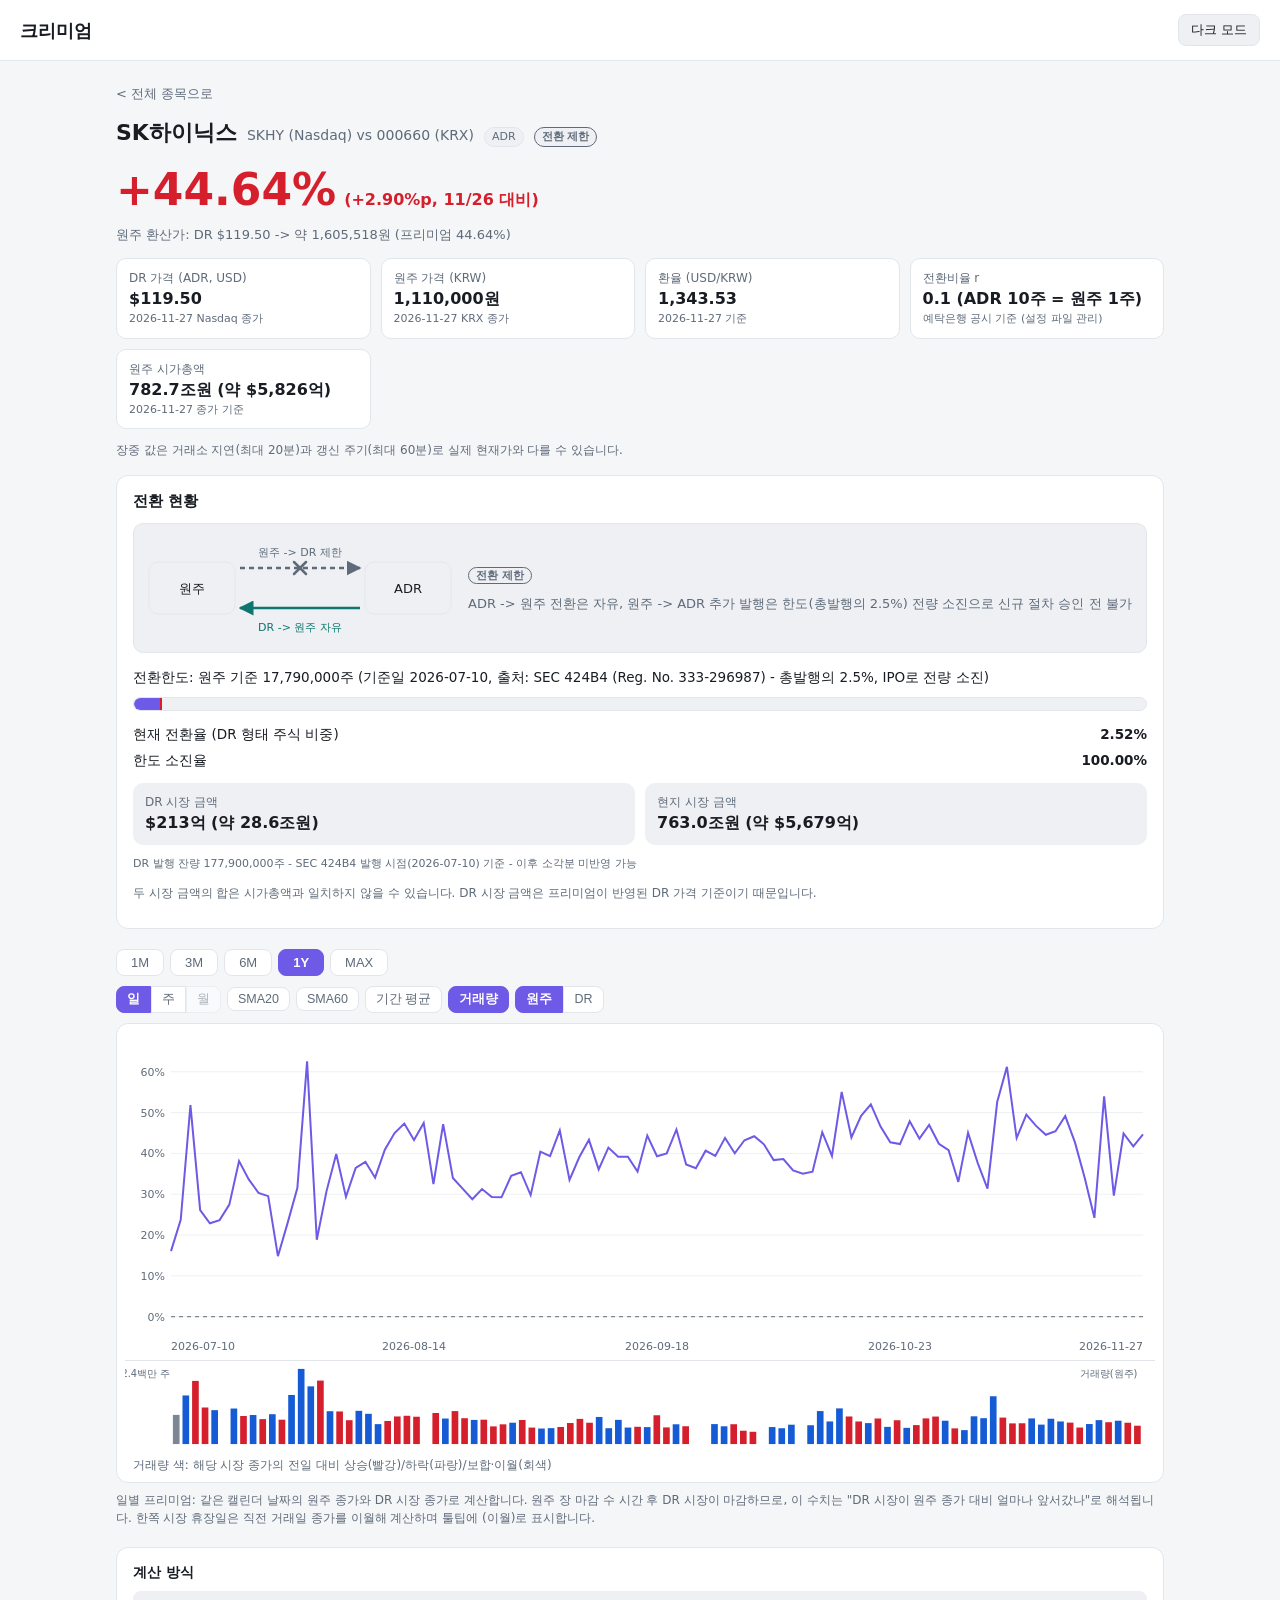
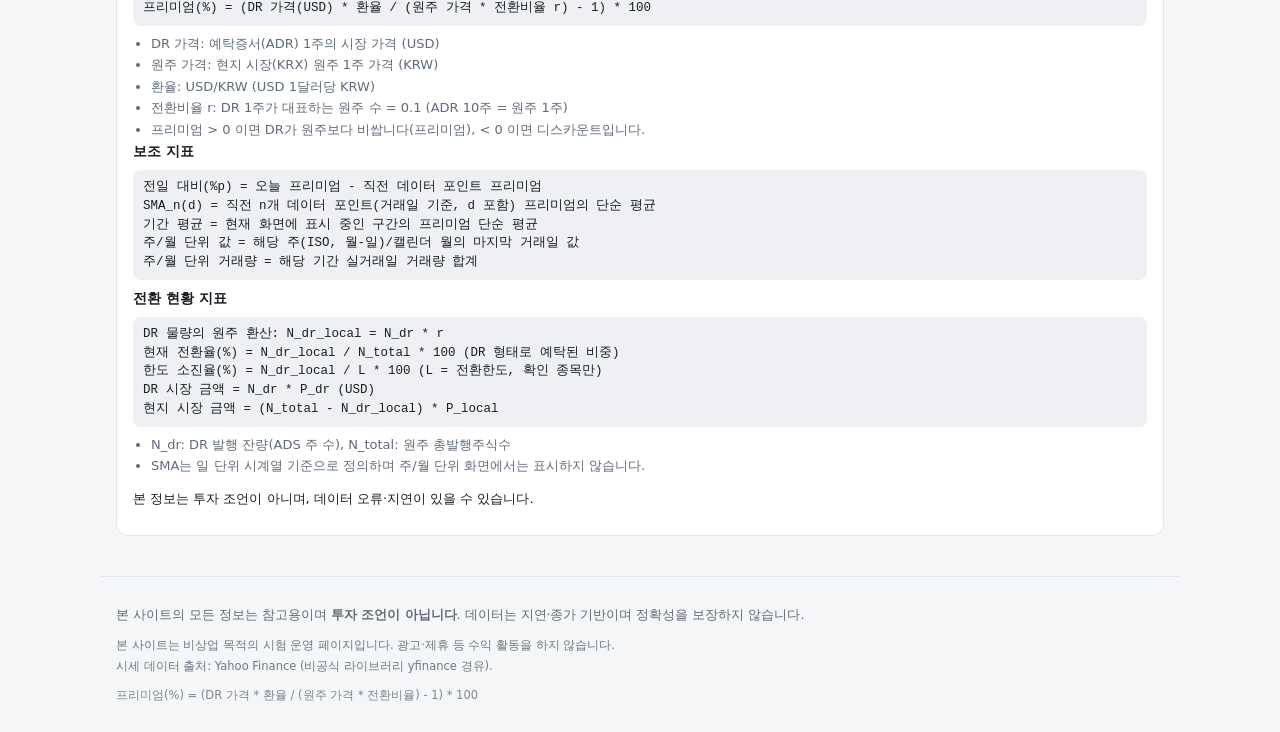
<file: src/web/stocks/skhy/index.html>
<!DOCTYPE html>
<html lang="ko">
<head>
<meta charset="utf-8">
<meta name="viewport" content="width=device-width, initial-scale=1">
<title>SK하이닉스 ADR 프리미엄(SKHY 괴리율) 차트 - 크리미엄</title>
<meta name="description" content="SKHY와 원주(000660) 간 프리미엄을 가격·환율·전환비율(10:1) 근거와 함께 계산. 원주 환산가와 일별 추이 차트 제공.">
<link rel="canonical" href="https://jasony93.github.io/stocks/skhy/">
<meta property="og:title" content="SK하이닉스 ADR 프리미엄(SKHY 괴리율) 차트 - 크리미엄">
<meta property="og:description" content="SKHY와 원주(000660) 간 프리미엄을 가격·환율·전환비율(10:1) 근거와 함께 계산. 원주 환산가와 일별 추이 차트 제공.">
<meta property="og:type" content="website">
<meta property="og:url" content="https://jasony93.github.io/stocks/skhy/">
<meta property="og:site_name" content="크리미엄">
<meta name="google-site-verification" content="awEyar43Z5ClZHmGhIsxER21AYQvNLZ_QZ8KQ0EwgG8">
<link rel="stylesheet" href="../../styles.css?v=40cbd6d7">
<script>
// 첫 페인트 전 테마 적용 (깜빡임 방지)
(function () {
  var saved = null;
  try { saved = localStorage.getItem("theme"); } catch (e) {}
  var theme = saved || (window.matchMedia &&
    window.matchMedia("(prefers-color-scheme: dark)").matches ? "dark" : "light");
  document.documentElement.setAttribute("data-theme", theme);
})();
// 구 해시 URL(#/SKHY) -> 새 경로 리다이렉트
(function () {
  var m = location.hash.match(/^#\/([A-Za-z0-9]+)/);
  if (!m) return;
  var t = m[1].toLowerCase();
  var known = ["skhy", "smsn", "tsm", "baba", "kb", "shg", "wf", "pkx", "kep", "skm", "kt", "lpl"];
  if (known.indexOf(t) >= 0) { location.replace("../../stocks/" + t + "/"); }
  else if (m[1] === "/" || m[1] === "") { location.replace("../../"); }
})();
</script>
<script type="application/ld+json">{"@context": "https://schema.org", "@type": "BreadcrumbList", "itemListElement": [{"@type": "ListItem", "position": 1, "name": "홈", "item": "https://jasony93.github.io/"}, {"@type": "ListItem", "position": 2, "name": "SK하이닉스", "item": "https://jasony93.github.io/stocks/skhy/"}]}</script>
</head>
<body data-page="stock" data-root="../../" data-ticker="SKHY">
<header class="site-header">
  <a class="site-title" href="../../">크리미엄</a>
  <button id="theme-toggle" class="theme-toggle" type="button"
          aria-label="라이트/다크 테마 전환">다크 모드</button>
</header>

<main id="view" class="view">
<a class="back-link" href="../../">&lt; 전체 종목으로</a>
<div class="detail-head"><h1 class="detail-name">SK하이닉스</h1><span class="detail-ticker">SKHY (Nasdaq) vs 000660 (KRX)</span><span class="badge">ADR</span><span class="badge conv-badge conv-badge-limited" title="DR을 원주로 바꾸는 방향만 자유롭고, 원주를 DR로 만드는 방향은 제한돼 괴리가 오래 유지될 수 있습니다">전환 제한</span></div>
<div class="detail-premium pos">+44.64%<span class="detail-delta pos">(+2.90%p, 11/26 대비)</span></div>
<div class="detail-implied">원주 환산가: DR $119.50 -&gt; 약 1,605,518원 (프리미엄 44.64%)</div>
<div class="source-grid"><div class="source-item"><div class="source-label">DR 가격 (ADR, USD)</div><div class="source-value">$119.50</div><div class="source-date">2026-11-27 Nasdaq 종가</div></div><div class="source-item"><div class="source-label">원주 가격 (KRW)</div><div class="source-value">1,110,000원</div><div class="source-date">2026-11-27 KRX 종가</div></div><div class="source-item"><div class="source-label">환율 (USD/KRW)</div><div class="source-value">1,343.53</div><div class="source-date">2026-11-27 기준</div></div><div class="source-item"><div class="source-label">전환비율 r</div><div class="source-value">0.1 (ADR 10주 = 원주 1주)</div><div class="source-date">예탁은행 공시 기준 (설정 파일 관리)</div></div><div class="source-item"><div class="source-label">원주 시가총액</div><div class="source-value">782.7조원 (약 $5,826억)</div><div class="source-date">2026-11-27 종가 기준</div></div></div>
<p class="chart-note snap-footnote">장중 값은 거래소 지연(최대 20분)과 갱신 주기(최대 60분)로 실제 현재가와 다를 수 있습니다.</p>
<section class="conv-section"><h3>전환 현황</h3><div class="conv-structure"><svg class="conv-diagram" viewBox="0 0 304 104" role="img" aria-label="DR에서 원주로 가는 전환은 자유롭지만, 원주에서 DR로 가는 전환은 제한됩니다">
<defs>
<marker id="ah-open" viewBox="0 0 10 10" refX="9" refY="5" markerWidth="6" markerHeight="6" orient="auto-start-reverse"><path d="M0 0 L10 5 L0 10 z" fill="var(--conv-open)"/></marker>
<marker id="ah-up" viewBox="0 0 10 10" refX="9" refY="5" markerWidth="6" markerHeight="6" orient="auto-start-reverse"><path d="M0 0 L10 5 L0 10 z" fill="var(--conv-blocked)"/></marker>
</defs>
<rect x="1" y="26" width="86" height="52" rx="9" fill="var(--badge-bg)" stroke="var(--border)"/>
<text x="44" y="57" text-anchor="middle" font-size="13" fill="var(--text)">원주</text>
<rect x="217" y="26" width="86" height="52" rx="9" fill="var(--badge-bg)" stroke="var(--border)"/>
<text x="260" y="57" text-anchor="middle" font-size="13" fill="var(--text)">ADR</text>
<line x1="92" y1="32" x2="212" y2="32" stroke="var(--conv-blocked)" stroke-width="2.5" stroke-dasharray="5 4" marker-end="url(#ah-up)"/>
<text x="152" y="20" text-anchor="middle" font-size="11" fill="var(--conv-blocked)">원주 -&gt; DR 제한</text>
<g stroke="var(--conv-blocked)" stroke-width="2.5" stroke-linecap="round"><line x1="146" y1="26" x2="158" y2="38"/><line x1="158" y1="26" x2="146" y2="38"/></g>
<line x1="212" y1="72" x2="92" y2="72" stroke="var(--conv-open)" stroke-width="2.5" marker-end="url(#ah-open)"/>
<text x="152" y="95" text-anchor="middle" font-size="11" fill="var(--conv-open)">DR -&gt; 원주 자유</text>
</svg><div class="conv-structure-text"><span class="badge conv-badge conv-badge-limited">전환 제한</span><p>ADR -&gt; 원주 전환은 자유, 원주 -&gt; ADR 추가 발행은 한도(총발행의 2.5%) 전량 소진으로 신규 절차 승인 전 불가</p></div></div><p class="conv-limit">전환한도: 원주 기준 17,790,000주 (기준일 2026-07-10, 출처: SEC 424B4 (Reg. No. 333-296987) - 총발행의 2.5%, IPO로 전량 소진)</p><div class="gauge" role="img" aria-label="현재 전환율 2.52%"><div class="gauge-fill" style="width:2.52%"></div><div class="gauge-limit" style="left:2.52%" title="전환한도 위치 (2.52%)"></div></div><div class="conv-row"><span>현재 전환율 (DR 형태 주식 비중)</span><strong>2.52%</strong></div><div class="conv-row"><span>한도 소진율</span><strong>100.00%</strong></div><div class="conv-markets"><div class="conv-market"><div class="source-label">DR 시장 금액</div><div class="source-value">$213억 (약 28.6조원)</div></div><div class="conv-market"><div class="source-label">현지 시장 금액</div><div class="source-value">763.0조원 (약 $5,679억)</div></div></div><p class="source-date">DR 발행 잔량 177,900,000주 - SEC 424B4 발행 시점(2026-07-10) 기준 - 이후 소각분 미반영 가능</p><p class="chart-note">두 시장 금액의 합은 시가총액과 일치하지 않을 수 있습니다. DR 시장 금액은 프리미엄이 반영된 DR 가격 기준이기 때문입니다.</p></section>
<div class="period-tabs"><button type="button" class="period-tab">1M</button><button type="button" class="period-tab">3M</button><button type="button" class="period-tab">6M</button><button type="button" class="period-tab active">1Y</button><button type="button" class="period-tab">MAX</button></div>
<div class="chart-wrap" id="detail-chart"><p class="loading">차트 데이터를 불러오는 중...</p><noscript><p class="chart-note">일별 차트 표시는 JavaScript가 필요합니다. 위의 프리미엄·원천값은 최신 스냅샷 기준입니다.</p></noscript></div>
<p class="chart-note">일별 프리미엄: 같은 캘린더 날짜의 원주 종가와 DR 시장 종가로 계산합니다. 원주 장 마감 수 시간 후 DR 시장이 마감하므로, 이 수치는 "DR 시장이 원주 종가 대비 얼마나 앞서갔나"로 해석됩니다. 한쪽 시장 휴장일은 직전 거래일 종가를 이월해 계산하며 툴팁에 (이월)로 표시합니다.</p>
<div class="formula-box"><h3>계산 방식</h3><code>프리미엄(%) = (DR 가격(USD) * 환율 / (원주 가격 * 전환비율 r) - 1) * 100</code><ul><li>DR 가격: 예탁증서(ADR) 1주의 시장 가격 (USD)</li><li>원주 가격: 현지 시장(KRX) 원주 1주 가격 (KRW)</li><li>환율: USD/KRW (USD 1달러당 KRW)</li><li>전환비율 r: DR 1주가 대표하는 원주 수 = 0.1 (ADR 10주 = 원주 1주)</li><li>프리미엄 &gt; 0 이면 DR가 원주보다 비쌉니다(프리미엄), &lt; 0 이면 디스카운트입니다.</li></ul><h3>보조 지표</h3><code>전일 대비(%p) = 오늘 프리미엄 - 직전 데이터 포인트 프리미엄
SMA_n(d) = 직전 n개 데이터 포인트(거래일 기준, d 포함) 프리미엄의 단순 평균
기간 평균 = 현재 화면에 표시 중인 구간의 프리미엄 단순 평균
주/월 단위 값 = 해당 주(ISO, 월-일)/캘린더 월의 마지막 거래일 값
주/월 단위 거래량 = 해당 기간 실거래일 거래량 합계</code><h3>전환 현황 지표</h3><code>DR 물량의 원주 환산: N_dr_local = N_dr * r
현재 전환율(%) = N_dr_local / N_total * 100  (DR 형태로 예탁된 비중)
한도 소진율(%) = N_dr_local / L * 100  (L = 전환한도, 확인 종목만)
DR 시장 금액 = N_dr * P_dr  (USD)
현지 시장 금액 = (N_total - N_dr_local) * P_local</code><ul><li>N_dr: DR 발행 잔량(ADS 주 수), N_total: 원주 총발행주식수</li><li>SMA는 일 단위 시계열 기준으로 정의하며 주/월 단위 화면에서는 표시하지 않습니다.</li></ul><p>본 정보는 투자 조언이 아니며, 데이터 오류·지연이 있을 수 있습니다.</p></div>
</main>

<footer class="site-footer">
  <p>본 사이트의 모든 정보는 참고용이며 <strong>투자 조언이 아닙니다</strong>. 데이터는 지연·종가 기반이며 정확성을 보장하지 않습니다.</p>
  <p class="footer-notice">본 사이트는 비상업 목적의 시험 운영 페이지입니다. 광고·제휴 등 수익 활동을 하지 않습니다.</p>
  <p class="footer-notice">시세 데이터 출처: Yahoo Finance (비공식 라이브러리 yfinance 경유).</p>
  <p class="footer-sub">프리미엄(%) = (DR 가격 * 환율 / (원주 가격 * 전환비율) - 1) * 100</p>
</footer>

<script id="page-data" type="application/json">{"id": "SKHY", "local_currency": "KRW", "fx_label": "USD/KRW"}</script>
<script src="../../app.js?v=84deca25"></script>
</body>
</html>
</file>
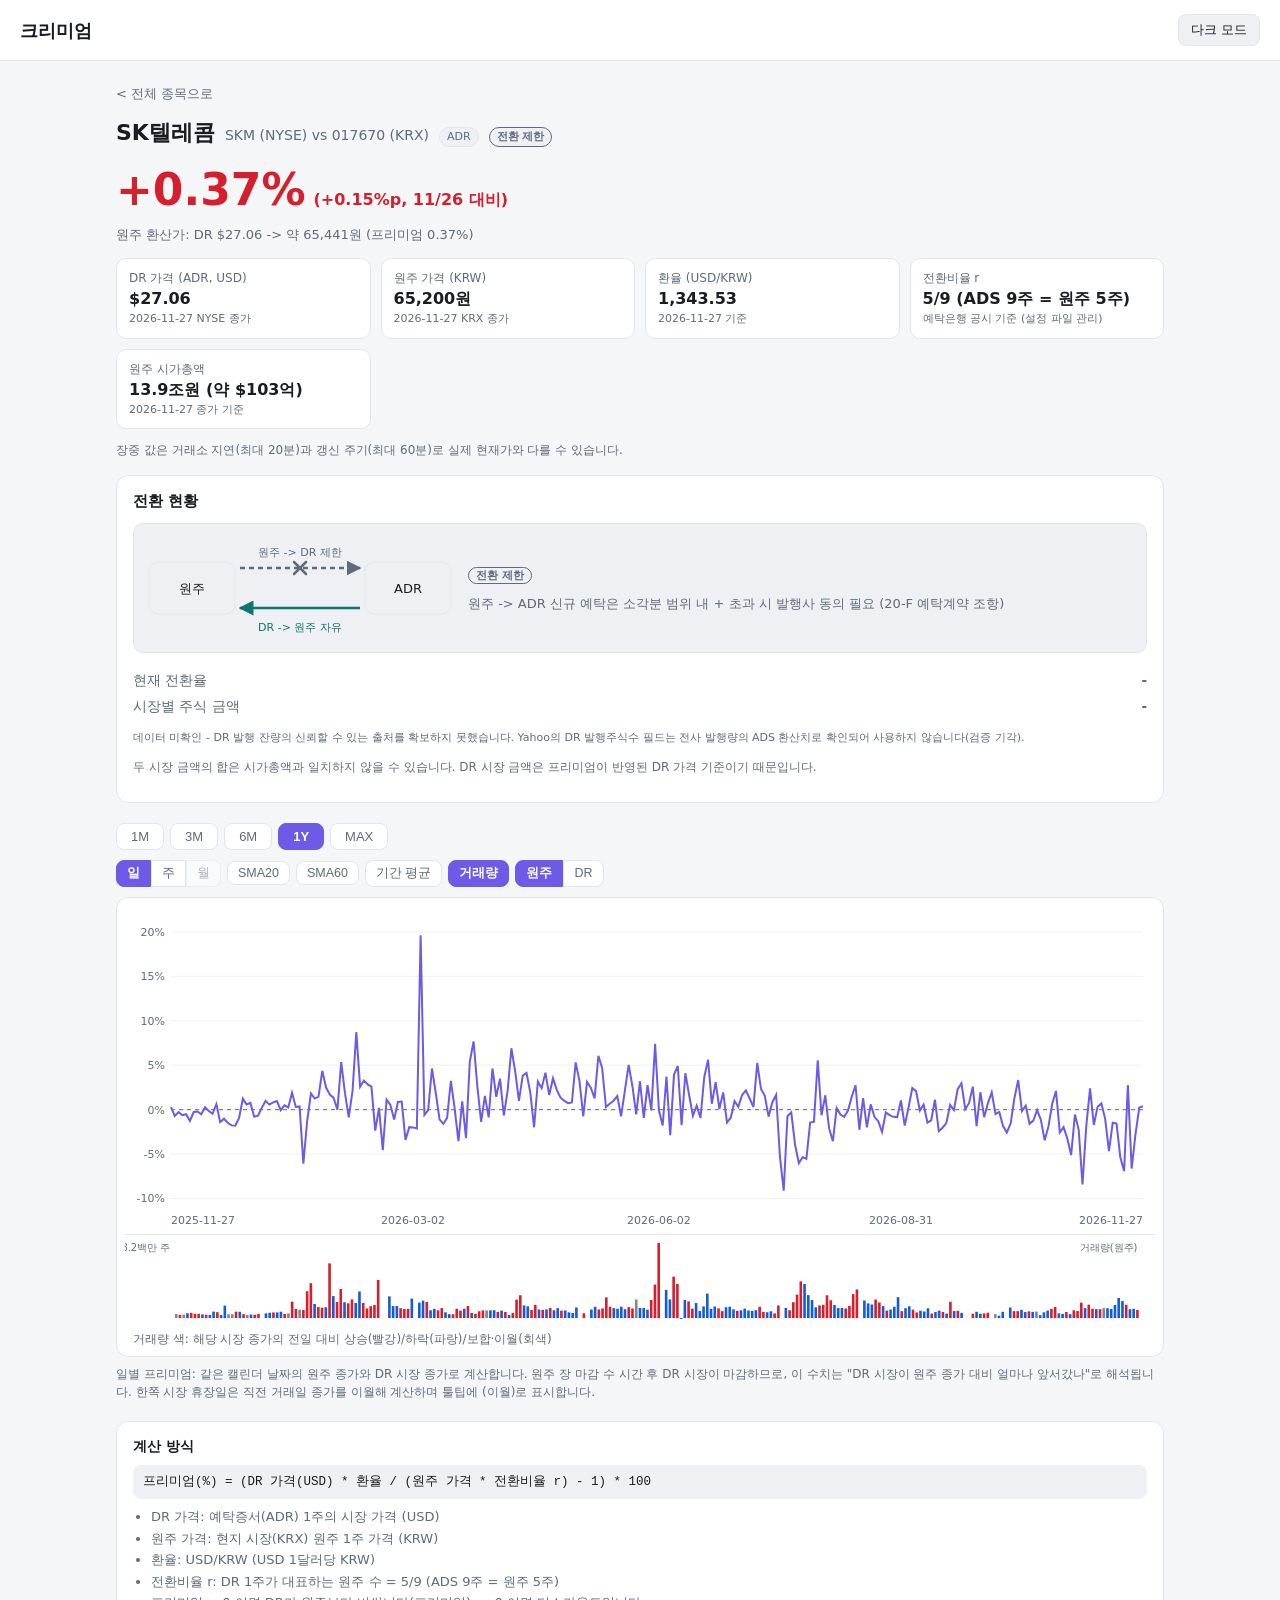
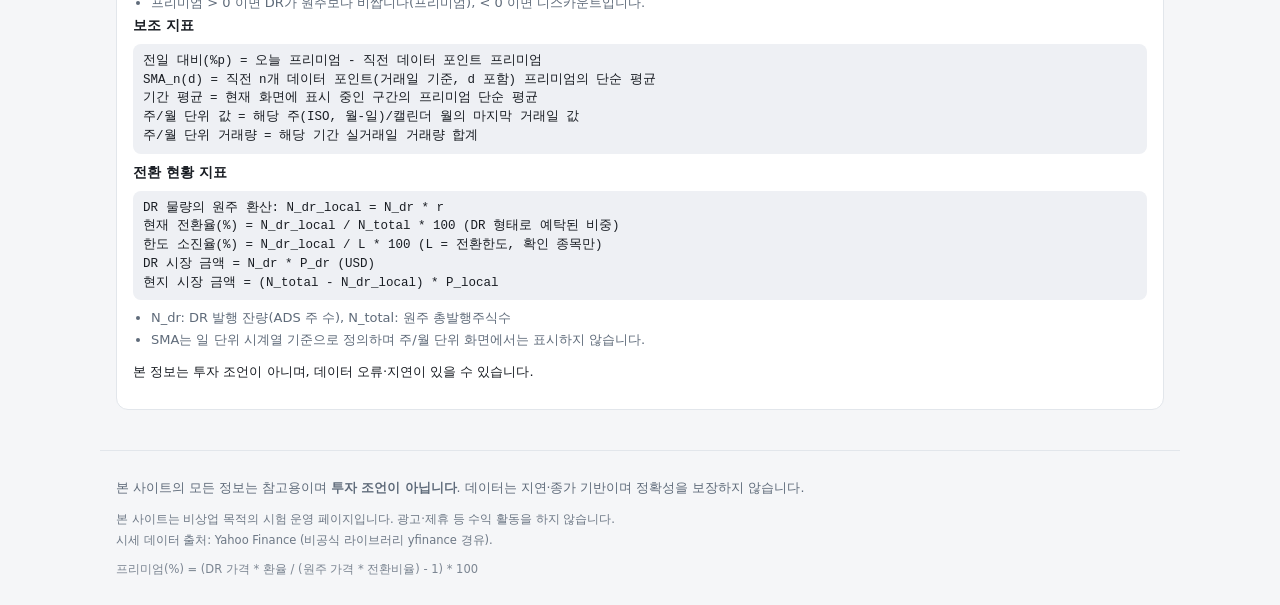
<file: src/web/stocks/skm/index.html>
<!DOCTYPE html>
<html lang="ko">
<head>
<meta charset="utf-8">
<meta name="viewport" content="width=device-width, initial-scale=1">
<title>SK텔레콤 ADR 프리미엄(SKM 괴리율) 차트 - 크리미엄</title>
<meta name="description" content="SKM와 원주(017670) 간 프리미엄을 가격·환율·전환비율(5/9) 근거와 함께 계산. 계산 근거와 일별 차트 제공.">
<link rel="canonical" href="https://jasony93.github.io/stocks/skm/">
<meta property="og:title" content="SK텔레콤 ADR 프리미엄(SKM 괴리율) 차트 - 크리미엄">
<meta property="og:description" content="SKM와 원주(017670) 간 프리미엄을 가격·환율·전환비율(5/9) 근거와 함께 계산. 계산 근거와 일별 차트 제공.">
<meta property="og:type" content="website">
<meta property="og:url" content="https://jasony93.github.io/stocks/skm/">
<meta property="og:site_name" content="크리미엄">
<meta name="google-site-verification" content="awEyar43Z5ClZHmGhIsxER21AYQvNLZ_QZ8KQ0EwgG8">
<link rel="stylesheet" href="../../styles.css?v=40cbd6d7">
<script>
// 첫 페인트 전 테마 적용 (깜빡임 방지)
(function () {
  var saved = null;
  try { saved = localStorage.getItem("theme"); } catch (e) {}
  var theme = saved || (window.matchMedia &&
    window.matchMedia("(prefers-color-scheme: dark)").matches ? "dark" : "light");
  document.documentElement.setAttribute("data-theme", theme);
})();
// 구 해시 URL(#/SKHY) -> 새 경로 리다이렉트
(function () {
  var m = location.hash.match(/^#\/([A-Za-z0-9]+)/);
  if (!m) return;
  var t = m[1].toLowerCase();
  var known = ["skhy", "smsn", "tsm", "baba", "kb", "shg", "wf", "pkx", "kep", "skm", "kt", "lpl"];
  if (known.indexOf(t) >= 0) { location.replace("../../stocks/" + t + "/"); }
  else if (m[1] === "/" || m[1] === "") { location.replace("../../"); }
})();
</script>
<script type="application/ld+json">{"@context": "https://schema.org", "@type": "BreadcrumbList", "itemListElement": [{"@type": "ListItem", "position": 1, "name": "홈", "item": "https://jasony93.github.io/"}, {"@type": "ListItem", "position": 2, "name": "SK텔레콤", "item": "https://jasony93.github.io/stocks/skm/"}]}</script>
</head>
<body data-page="stock" data-root="../../" data-ticker="SKM">
<header class="site-header">
  <a class="site-title" href="../../">크리미엄</a>
  <button id="theme-toggle" class="theme-toggle" type="button"
          aria-label="라이트/다크 테마 전환">다크 모드</button>
</header>

<main id="view" class="view">
<a class="back-link" href="../../">&lt; 전체 종목으로</a>
<div class="detail-head"><h1 class="detail-name">SK텔레콤</h1><span class="detail-ticker">SKM (NYSE) vs 017670 (KRX)</span><span class="badge">ADR</span><span class="badge conv-badge conv-badge-limited" title="DR을 원주로 바꾸는 방향만 자유롭고, 원주를 DR로 만드는 방향은 제한돼 괴리가 오래 유지될 수 있습니다">전환 제한</span></div>
<div class="detail-premium pos">+0.37%<span class="detail-delta pos">(+0.15%p, 11/26 대비)</span></div>
<div class="detail-implied">원주 환산가: DR $27.06 -&gt; 약 65,441원 (프리미엄 0.37%)</div>
<div class="source-grid"><div class="source-item"><div class="source-label">DR 가격 (ADR, USD)</div><div class="source-value">$27.06</div><div class="source-date">2026-11-27 NYSE 종가</div></div><div class="source-item"><div class="source-label">원주 가격 (KRW)</div><div class="source-value">65,200원</div><div class="source-date">2026-11-27 KRX 종가</div></div><div class="source-item"><div class="source-label">환율 (USD/KRW)</div><div class="source-value">1,343.53</div><div class="source-date">2026-11-27 기준</div></div><div class="source-item"><div class="source-label">전환비율 r</div><div class="source-value">5/9 (ADS 9주 = 원주 5주)</div><div class="source-date">예탁은행 공시 기준 (설정 파일 관리)</div></div><div class="source-item"><div class="source-label">원주 시가총액</div><div class="source-value">13.9조원 (약 $103억)</div><div class="source-date">2026-11-27 종가 기준</div></div></div>
<p class="chart-note snap-footnote">장중 값은 거래소 지연(최대 20분)과 갱신 주기(최대 60분)로 실제 현재가와 다를 수 있습니다.</p>
<section class="conv-section"><h3>전환 현황</h3><div class="conv-structure"><svg class="conv-diagram" viewBox="0 0 304 104" role="img" aria-label="DR에서 원주로 가는 전환은 자유롭지만, 원주에서 DR로 가는 전환은 제한됩니다">
<defs>
<marker id="ah-open" viewBox="0 0 10 10" refX="9" refY="5" markerWidth="6" markerHeight="6" orient="auto-start-reverse"><path d="M0 0 L10 5 L0 10 z" fill="var(--conv-open)"/></marker>
<marker id="ah-up" viewBox="0 0 10 10" refX="9" refY="5" markerWidth="6" markerHeight="6" orient="auto-start-reverse"><path d="M0 0 L10 5 L0 10 z" fill="var(--conv-blocked)"/></marker>
</defs>
<rect x="1" y="26" width="86" height="52" rx="9" fill="var(--badge-bg)" stroke="var(--border)"/>
<text x="44" y="57" text-anchor="middle" font-size="13" fill="var(--text)">원주</text>
<rect x="217" y="26" width="86" height="52" rx="9" fill="var(--badge-bg)" stroke="var(--border)"/>
<text x="260" y="57" text-anchor="middle" font-size="13" fill="var(--text)">ADR</text>
<line x1="92" y1="32" x2="212" y2="32" stroke="var(--conv-blocked)" stroke-width="2.5" stroke-dasharray="5 4" marker-end="url(#ah-up)"/>
<text x="152" y="20" text-anchor="middle" font-size="11" fill="var(--conv-blocked)">원주 -&gt; DR 제한</text>
<g stroke="var(--conv-blocked)" stroke-width="2.5" stroke-linecap="round"><line x1="146" y1="26" x2="158" y2="38"/><line x1="158" y1="26" x2="146" y2="38"/></g>
<line x1="212" y1="72" x2="92" y2="72" stroke="var(--conv-open)" stroke-width="2.5" marker-end="url(#ah-open)"/>
<text x="152" y="95" text-anchor="middle" font-size="11" fill="var(--conv-open)">DR -&gt; 원주 자유</text>
</svg><div class="conv-structure-text"><span class="badge conv-badge conv-badge-limited">전환 제한</span><p>원주 -&gt; ADR 신규 예탁은 소각분 범위 내 + 초과 시 발행사 동의 필요 (20-F 예탁계약 조항)</p></div></div><div class="conv-unknown"><div class="conv-row"><span>현재 전환율</span><strong>-</strong></div><div class="conv-row"><span>시장별 주식 금액</span><strong>-</strong></div><p class="source-date">데이터 미확인 - DR 발행 잔량의 신뢰할 수 있는 출처를 확보하지 못했습니다. Yahoo의 DR 발행주식수 필드는 전사 발행량의 ADS 환산치로 확인되어 사용하지 않습니다(검증 기각).</p></div><p class="chart-note">두 시장 금액의 합은 시가총액과 일치하지 않을 수 있습니다. DR 시장 금액은 프리미엄이 반영된 DR 가격 기준이기 때문입니다.</p></section>
<div class="period-tabs"><button type="button" class="period-tab">1M</button><button type="button" class="period-tab">3M</button><button type="button" class="period-tab">6M</button><button type="button" class="period-tab active">1Y</button><button type="button" class="period-tab">MAX</button></div>
<div class="chart-wrap" id="detail-chart"><p class="loading">차트 데이터를 불러오는 중...</p><noscript><p class="chart-note">일별 차트 표시는 JavaScript가 필요합니다. 위의 프리미엄·원천값은 최신 스냅샷 기준입니다.</p></noscript></div>
<p class="chart-note">일별 프리미엄: 같은 캘린더 날짜의 원주 종가와 DR 시장 종가로 계산합니다. 원주 장 마감 수 시간 후 DR 시장이 마감하므로, 이 수치는 "DR 시장이 원주 종가 대비 얼마나 앞서갔나"로 해석됩니다. 한쪽 시장 휴장일은 직전 거래일 종가를 이월해 계산하며 툴팁에 (이월)로 표시합니다.</p>
<div class="formula-box"><h3>계산 방식</h3><code>프리미엄(%) = (DR 가격(USD) * 환율 / (원주 가격 * 전환비율 r) - 1) * 100</code><ul><li>DR 가격: 예탁증서(ADR) 1주의 시장 가격 (USD)</li><li>원주 가격: 현지 시장(KRX) 원주 1주 가격 (KRW)</li><li>환율: USD/KRW (USD 1달러당 KRW)</li><li>전환비율 r: DR 1주가 대표하는 원주 수 = 5/9 (ADS 9주 = 원주 5주)</li><li>프리미엄 &gt; 0 이면 DR가 원주보다 비쌉니다(프리미엄), &lt; 0 이면 디스카운트입니다.</li></ul><h3>보조 지표</h3><code>전일 대비(%p) = 오늘 프리미엄 - 직전 데이터 포인트 프리미엄
SMA_n(d) = 직전 n개 데이터 포인트(거래일 기준, d 포함) 프리미엄의 단순 평균
기간 평균 = 현재 화면에 표시 중인 구간의 프리미엄 단순 평균
주/월 단위 값 = 해당 주(ISO, 월-일)/캘린더 월의 마지막 거래일 값
주/월 단위 거래량 = 해당 기간 실거래일 거래량 합계</code><h3>전환 현황 지표</h3><code>DR 물량의 원주 환산: N_dr_local = N_dr * r
현재 전환율(%) = N_dr_local / N_total * 100  (DR 형태로 예탁된 비중)
한도 소진율(%) = N_dr_local / L * 100  (L = 전환한도, 확인 종목만)
DR 시장 금액 = N_dr * P_dr  (USD)
현지 시장 금액 = (N_total - N_dr_local) * P_local</code><ul><li>N_dr: DR 발행 잔량(ADS 주 수), N_total: 원주 총발행주식수</li><li>SMA는 일 단위 시계열 기준으로 정의하며 주/월 단위 화면에서는 표시하지 않습니다.</li></ul><p>본 정보는 투자 조언이 아니며, 데이터 오류·지연이 있을 수 있습니다.</p></div>
</main>

<footer class="site-footer">
  <p>본 사이트의 모든 정보는 참고용이며 <strong>투자 조언이 아닙니다</strong>. 데이터는 지연·종가 기반이며 정확성을 보장하지 않습니다.</p>
  <p class="footer-notice">본 사이트는 비상업 목적의 시험 운영 페이지입니다. 광고·제휴 등 수익 활동을 하지 않습니다.</p>
  <p class="footer-notice">시세 데이터 출처: Yahoo Finance (비공식 라이브러리 yfinance 경유).</p>
  <p class="footer-sub">프리미엄(%) = (DR 가격 * 환율 / (원주 가격 * 전환비율) - 1) * 100</p>
</footer>

<script id="page-data" type="application/json">{"id": "SKM", "local_currency": "KRW", "fx_label": "USD/KRW"}</script>
<script src="../../app.js?v=84deca25"></script>
</body>
</html>
</file>
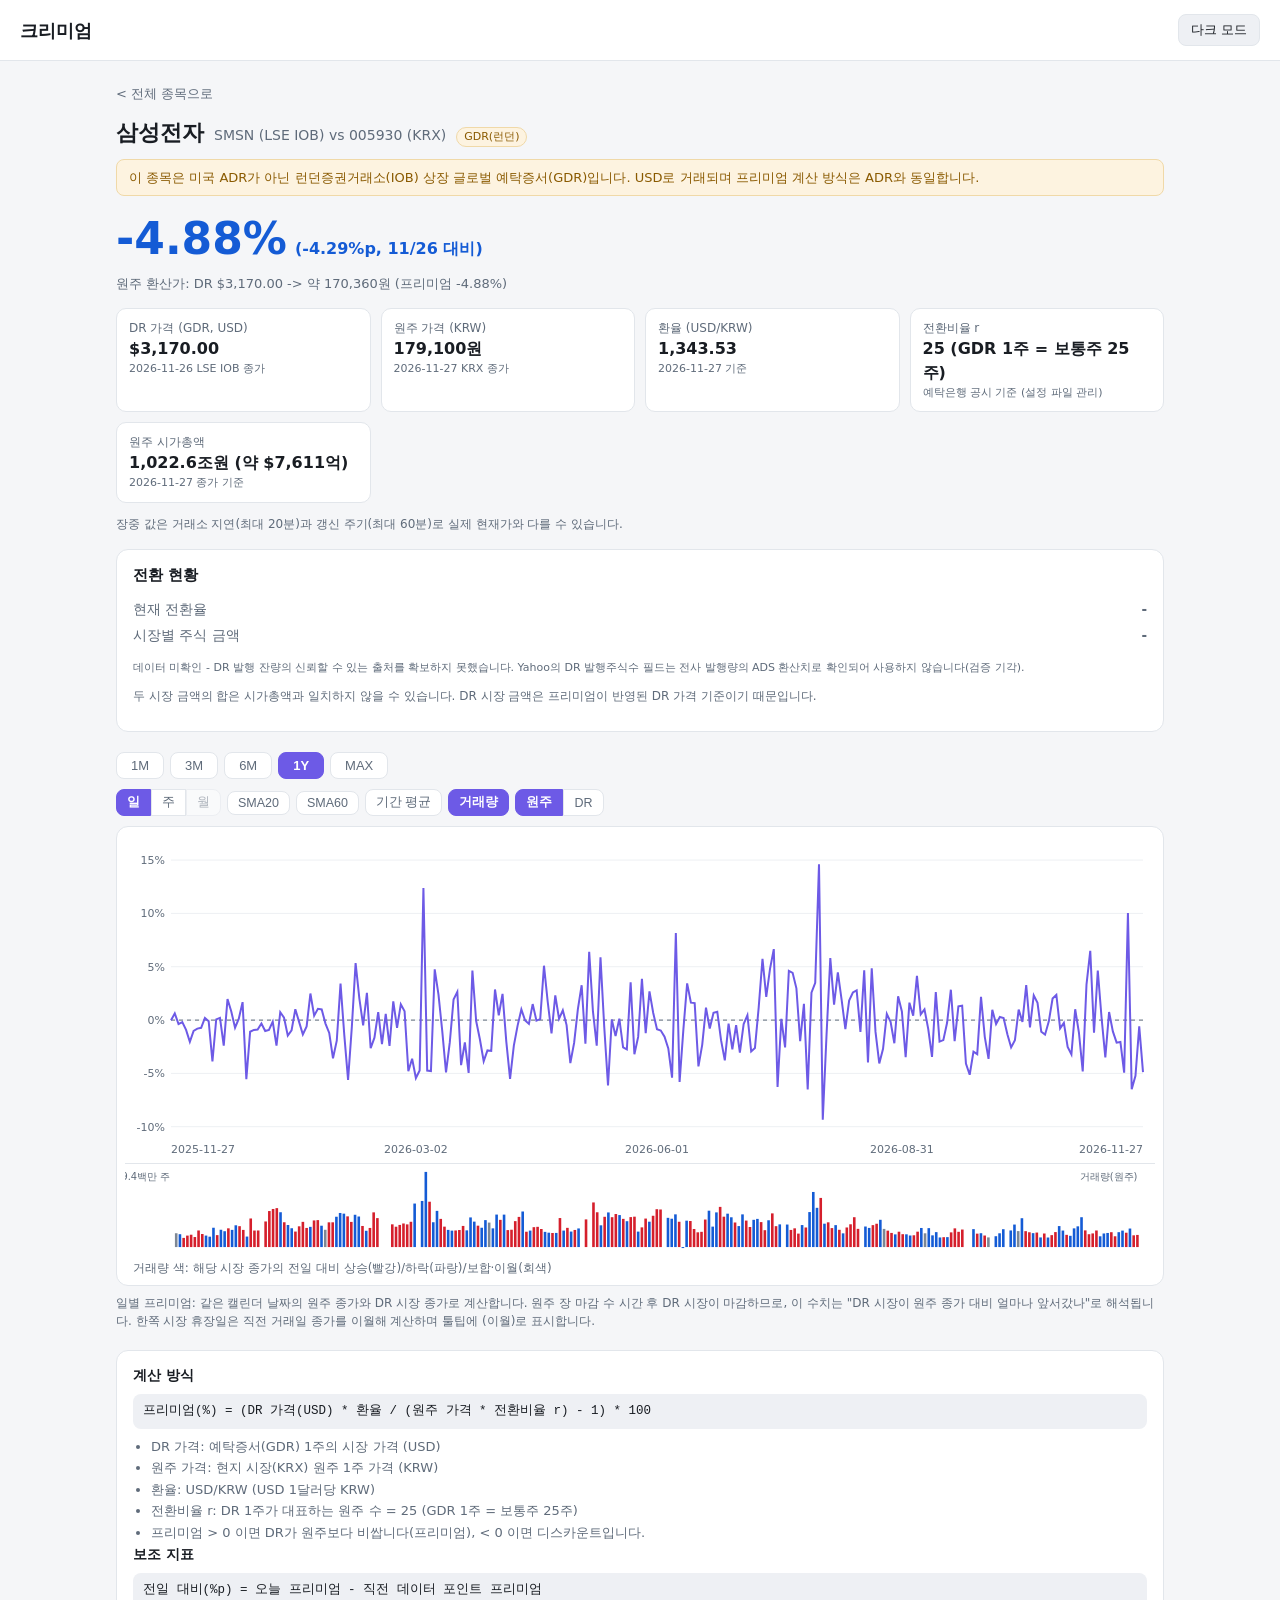
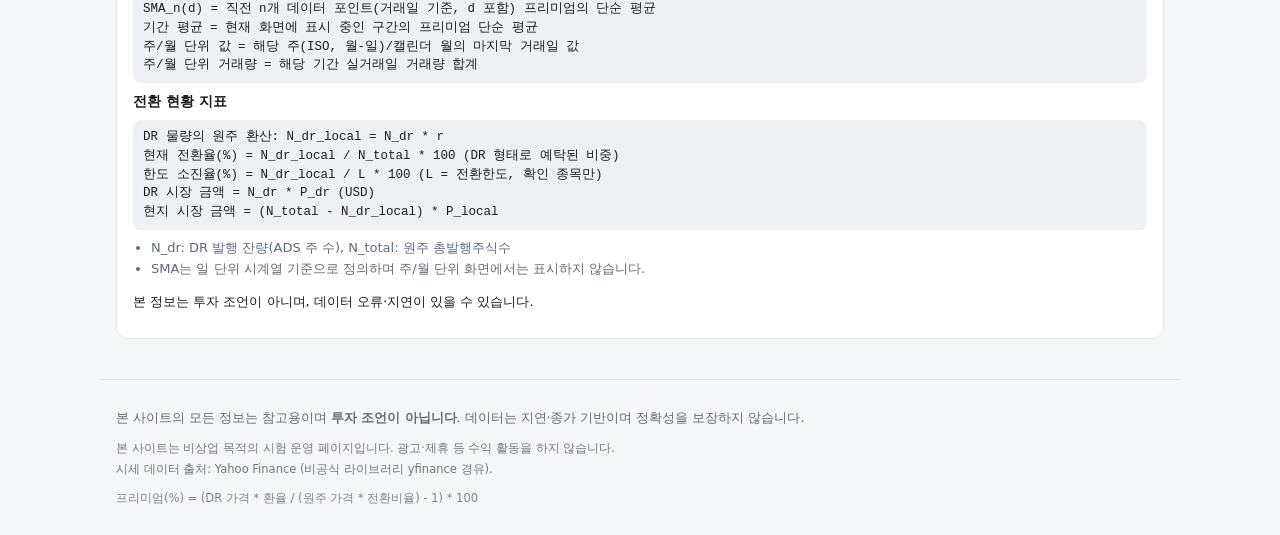
<file: src/web/stocks/smsn/index.html>
<!DOCTYPE html>
<html lang="ko">
<head>
<meta charset="utf-8">
<meta name="viewport" content="width=device-width, initial-scale=1">
<title>삼성전자 GDR(SMSN) 프리미엄 차트 - 런던 시세 환산 - 크리미엄</title>
<meta name="description" content="런던 상장 삼성전자 GDR(1주=보통주 25주)의 원주 대비 프리미엄을 매일 계산. 계산 근거와 히스토리 차트 제공.">
<link rel="canonical" href="https://jasony93.github.io/stocks/smsn/">
<meta property="og:title" content="삼성전자 GDR(SMSN) 프리미엄 차트 - 런던 시세 환산 - 크리미엄">
<meta property="og:description" content="런던 상장 삼성전자 GDR(1주=보통주 25주)의 원주 대비 프리미엄을 매일 계산. 계산 근거와 히스토리 차트 제공.">
<meta property="og:type" content="website">
<meta property="og:url" content="https://jasony93.github.io/stocks/smsn/">
<meta property="og:site_name" content="크리미엄">
<meta name="google-site-verification" content="awEyar43Z5ClZHmGhIsxER21AYQvNLZ_QZ8KQ0EwgG8">
<link rel="stylesheet" href="../../styles.css?v=40cbd6d7">
<script>
// 첫 페인트 전 테마 적용 (깜빡임 방지)
(function () {
  var saved = null;
  try { saved = localStorage.getItem("theme"); } catch (e) {}
  var theme = saved || (window.matchMedia &&
    window.matchMedia("(prefers-color-scheme: dark)").matches ? "dark" : "light");
  document.documentElement.setAttribute("data-theme", theme);
})();
// 구 해시 URL(#/SKHY) -> 새 경로 리다이렉트
(function () {
  var m = location.hash.match(/^#\/([A-Za-z0-9]+)/);
  if (!m) return;
  var t = m[1].toLowerCase();
  var known = ["skhy", "smsn", "tsm", "baba", "kb", "shg", "wf", "pkx", "kep", "skm", "kt", "lpl"];
  if (known.indexOf(t) >= 0) { location.replace("../../stocks/" + t + "/"); }
  else if (m[1] === "/" || m[1] === "") { location.replace("../../"); }
})();
</script>
<script type="application/ld+json">{"@context": "https://schema.org", "@type": "BreadcrumbList", "itemListElement": [{"@type": "ListItem", "position": 1, "name": "홈", "item": "https://jasony93.github.io/"}, {"@type": "ListItem", "position": 2, "name": "삼성전자", "item": "https://jasony93.github.io/stocks/smsn/"}]}</script>
</head>
<body data-page="stock" data-root="../../" data-ticker="SMSN">
<header class="site-header">
  <a class="site-title" href="../../">크리미엄</a>
  <button id="theme-toggle" class="theme-toggle" type="button"
          aria-label="라이트/다크 테마 전환">다크 모드</button>
</header>

<main id="view" class="view">
<a class="back-link" href="../../">&lt; 전체 종목으로</a>
<div class="detail-head"><h1 class="detail-name">삼성전자</h1><span class="detail-ticker">SMSN (LSE IOB) vs 005930 (KRX)</span><span class="badge badge-gdr">GDR(런던)</span></div>
<div class="gdr-notice">이 종목은 미국 ADR가 아닌 런던증권거래소(IOB) 상장 글로벌 예탁증서(GDR)입니다. USD로 거래되며 프리미엄 계산 방식은 ADR와 동일합니다.</div>
<div class="detail-premium neg">-4.88%<span class="detail-delta neg">(-4.29%p, 11/26 대비)</span></div>
<div class="detail-implied">원주 환산가: DR $3,170.00 -&gt; 약 170,360원 (프리미엄 -4.88%)</div>
<div class="source-grid"><div class="source-item"><div class="source-label">DR 가격 (GDR, USD)</div><div class="source-value">$3,170.00</div><div class="source-date">2026-11-26 LSE IOB 종가</div></div><div class="source-item"><div class="source-label">원주 가격 (KRW)</div><div class="source-value">179,100원</div><div class="source-date">2026-11-27 KRX 종가</div></div><div class="source-item"><div class="source-label">환율 (USD/KRW)</div><div class="source-value">1,343.53</div><div class="source-date">2026-11-27 기준</div></div><div class="source-item"><div class="source-label">전환비율 r</div><div class="source-value">25 (GDR 1주 = 보통주 25주)</div><div class="source-date">예탁은행 공시 기준 (설정 파일 관리)</div></div><div class="source-item"><div class="source-label">원주 시가총액</div><div class="source-value">1,022.6조원 (약 $7,611억)</div><div class="source-date">2026-11-27 종가 기준</div></div></div>
<p class="chart-note snap-footnote">장중 값은 거래소 지연(최대 20분)과 갱신 주기(최대 60분)로 실제 현재가와 다를 수 있습니다.</p>
<section class="conv-section"><h3>전환 현황</h3><div class="conv-unknown"><div class="conv-row"><span>현재 전환율</span><strong>-</strong></div><div class="conv-row"><span>시장별 주식 금액</span><strong>-</strong></div><p class="source-date">데이터 미확인 - DR 발행 잔량의 신뢰할 수 있는 출처를 확보하지 못했습니다. Yahoo의 DR 발행주식수 필드는 전사 발행량의 ADS 환산치로 확인되어 사용하지 않습니다(검증 기각).</p></div><p class="chart-note">두 시장 금액의 합은 시가총액과 일치하지 않을 수 있습니다. DR 시장 금액은 프리미엄이 반영된 DR 가격 기준이기 때문입니다.</p></section>
<div class="period-tabs"><button type="button" class="period-tab">1M</button><button type="button" class="period-tab">3M</button><button type="button" class="period-tab">6M</button><button type="button" class="period-tab active">1Y</button><button type="button" class="period-tab">MAX</button></div>
<div class="chart-wrap" id="detail-chart"><p class="loading">차트 데이터를 불러오는 중...</p><noscript><p class="chart-note">일별 차트 표시는 JavaScript가 필요합니다. 위의 프리미엄·원천값은 최신 스냅샷 기준입니다.</p></noscript></div>
<p class="chart-note">일별 프리미엄: 같은 캘린더 날짜의 원주 종가와 DR 시장 종가로 계산합니다. 원주 장 마감 수 시간 후 DR 시장이 마감하므로, 이 수치는 "DR 시장이 원주 종가 대비 얼마나 앞서갔나"로 해석됩니다. 한쪽 시장 휴장일은 직전 거래일 종가를 이월해 계산하며 툴팁에 (이월)로 표시합니다.</p>
<div class="formula-box"><h3>계산 방식</h3><code>프리미엄(%) = (DR 가격(USD) * 환율 / (원주 가격 * 전환비율 r) - 1) * 100</code><ul><li>DR 가격: 예탁증서(GDR) 1주의 시장 가격 (USD)</li><li>원주 가격: 현지 시장(KRX) 원주 1주 가격 (KRW)</li><li>환율: USD/KRW (USD 1달러당 KRW)</li><li>전환비율 r: DR 1주가 대표하는 원주 수 = 25 (GDR 1주 = 보통주 25주)</li><li>프리미엄 &gt; 0 이면 DR가 원주보다 비쌉니다(프리미엄), &lt; 0 이면 디스카운트입니다.</li></ul><h3>보조 지표</h3><code>전일 대비(%p) = 오늘 프리미엄 - 직전 데이터 포인트 프리미엄
SMA_n(d) = 직전 n개 데이터 포인트(거래일 기준, d 포함) 프리미엄의 단순 평균
기간 평균 = 현재 화면에 표시 중인 구간의 프리미엄 단순 평균
주/월 단위 값 = 해당 주(ISO, 월-일)/캘린더 월의 마지막 거래일 값
주/월 단위 거래량 = 해당 기간 실거래일 거래량 합계</code><h3>전환 현황 지표</h3><code>DR 물량의 원주 환산: N_dr_local = N_dr * r
현재 전환율(%) = N_dr_local / N_total * 100  (DR 형태로 예탁된 비중)
한도 소진율(%) = N_dr_local / L * 100  (L = 전환한도, 확인 종목만)
DR 시장 금액 = N_dr * P_dr  (USD)
현지 시장 금액 = (N_total - N_dr_local) * P_local</code><ul><li>N_dr: DR 발행 잔량(ADS 주 수), N_total: 원주 총발행주식수</li><li>SMA는 일 단위 시계열 기준으로 정의하며 주/월 단위 화면에서는 표시하지 않습니다.</li></ul><p>본 정보는 투자 조언이 아니며, 데이터 오류·지연이 있을 수 있습니다.</p></div>
</main>

<footer class="site-footer">
  <p>본 사이트의 모든 정보는 참고용이며 <strong>투자 조언이 아닙니다</strong>. 데이터는 지연·종가 기반이며 정확성을 보장하지 않습니다.</p>
  <p class="footer-notice">본 사이트는 비상업 목적의 시험 운영 페이지입니다. 광고·제휴 등 수익 활동을 하지 않습니다.</p>
  <p class="footer-notice">시세 데이터 출처: Yahoo Finance (비공식 라이브러리 yfinance 경유).</p>
  <p class="footer-sub">프리미엄(%) = (DR 가격 * 환율 / (원주 가격 * 전환비율) - 1) * 100</p>
</footer>

<script id="page-data" type="application/json">{"id": "SMSN", "local_currency": "KRW", "fx_label": "USD/KRW"}</script>
<script src="../../app.js?v=84deca25"></script>
</body>
</html>
</file>
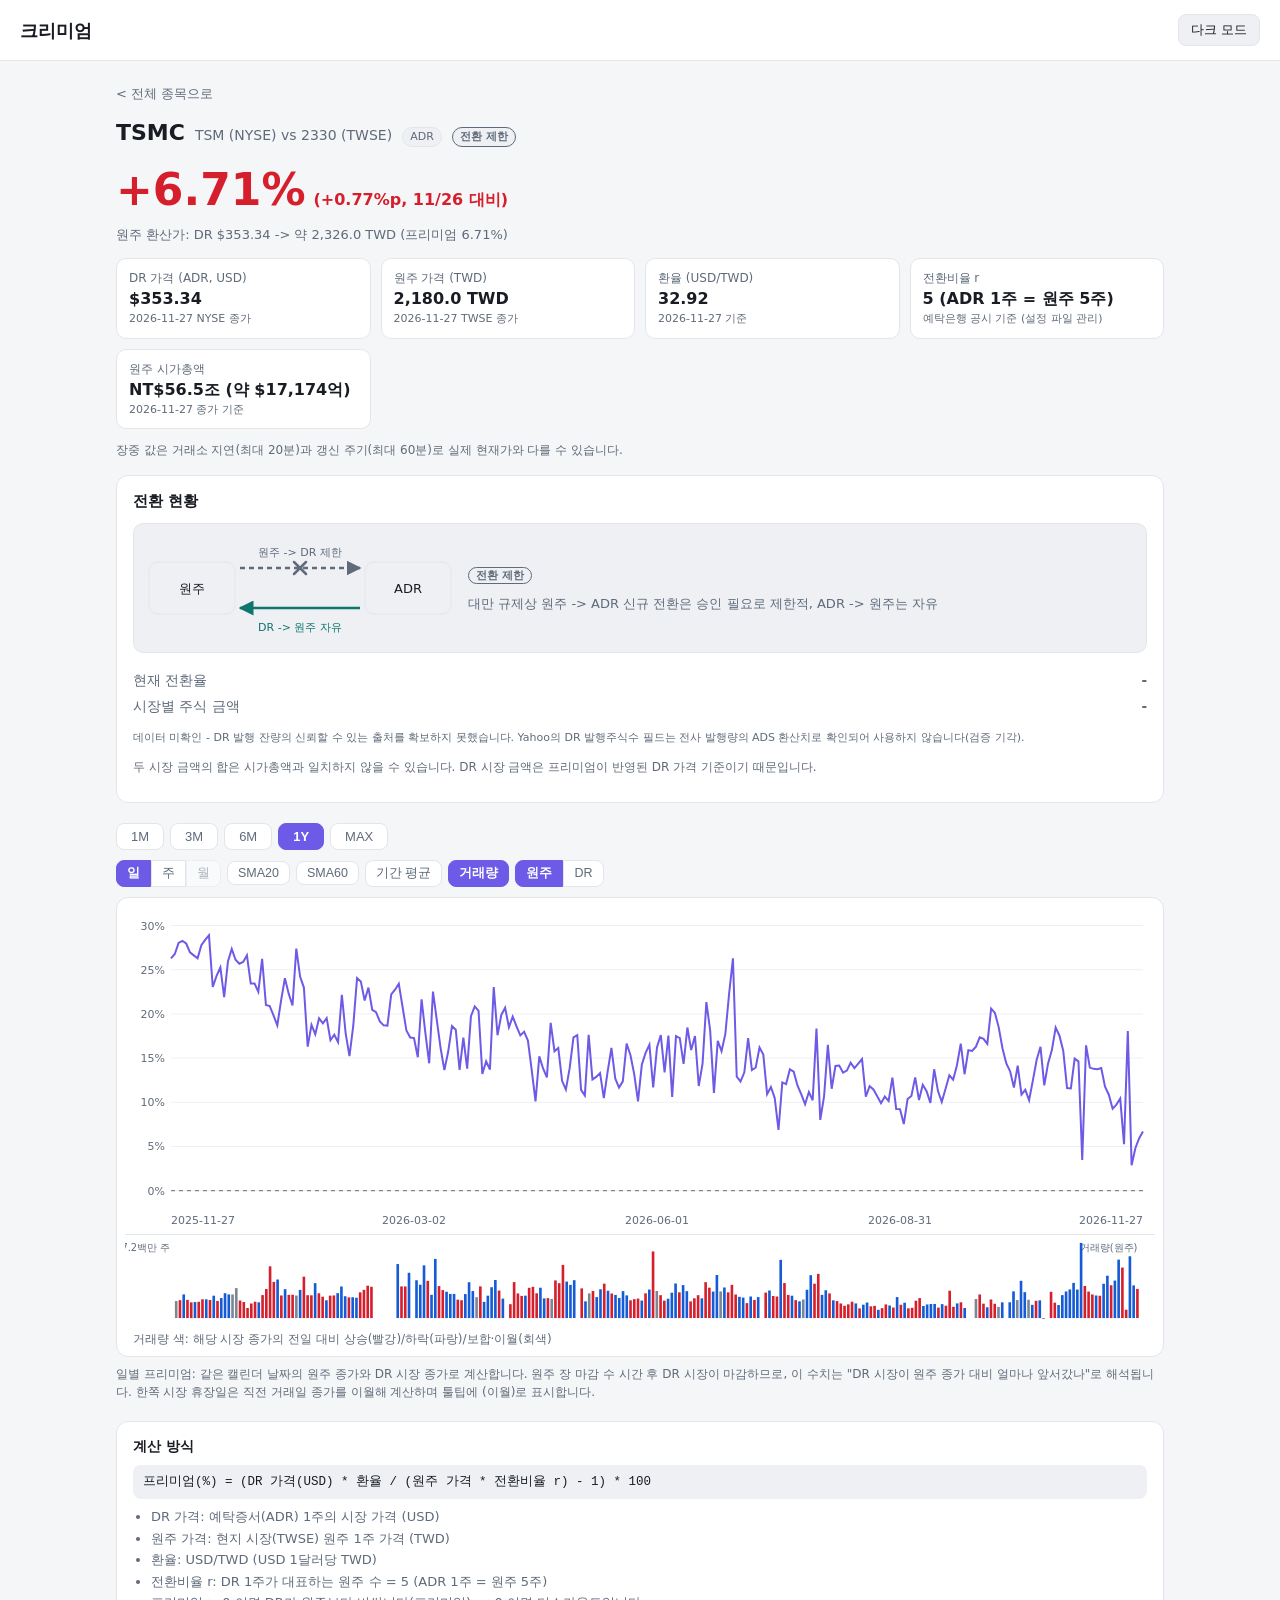
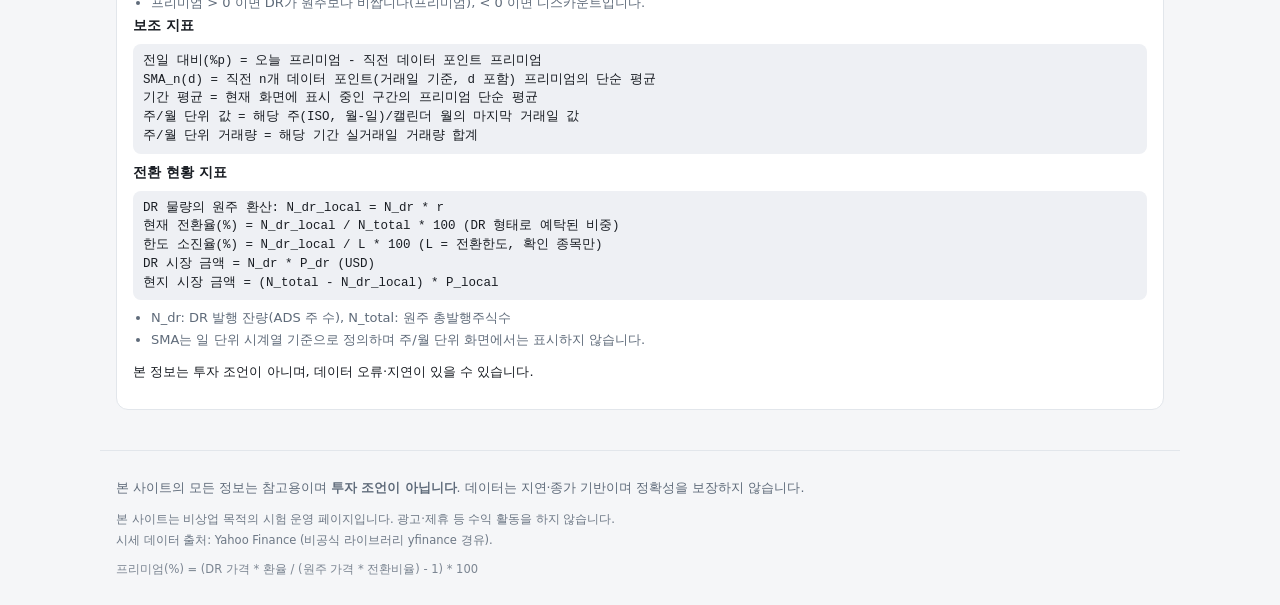
<file: src/web/stocks/tsm/index.html>
<!DOCTYPE html>
<html lang="ko">
<head>
<meta charset="utf-8">
<meta name="viewport" content="width=device-width, initial-scale=1">
<title>TSMC ADR 프리미엄(TSM vs 2330) 차트 - 크리미엄</title>
<meta name="description" content="TSM과 대만 원주 2330 간 프리미엄(ADR 1주=원주 5주)을 환율 근거와 함께 계산. 장기 히스토리 차트 제공.">
<link rel="canonical" href="https://jasony93.github.io/stocks/tsm/">
<meta property="og:title" content="TSMC ADR 프리미엄(TSM vs 2330) 차트 - 크리미엄">
<meta property="og:description" content="TSM과 대만 원주 2330 간 프리미엄(ADR 1주=원주 5주)을 환율 근거와 함께 계산. 장기 히스토리 차트 제공.">
<meta property="og:type" content="website">
<meta property="og:url" content="https://jasony93.github.io/stocks/tsm/">
<meta property="og:site_name" content="크리미엄">
<meta name="google-site-verification" content="awEyar43Z5ClZHmGhIsxER21AYQvNLZ_QZ8KQ0EwgG8">
<link rel="stylesheet" href="../../styles.css?v=40cbd6d7">
<script>
// 첫 페인트 전 테마 적용 (깜빡임 방지)
(function () {
  var saved = null;
  try { saved = localStorage.getItem("theme"); } catch (e) {}
  var theme = saved || (window.matchMedia &&
    window.matchMedia("(prefers-color-scheme: dark)").matches ? "dark" : "light");
  document.documentElement.setAttribute("data-theme", theme);
})();
// 구 해시 URL(#/SKHY) -> 새 경로 리다이렉트
(function () {
  var m = location.hash.match(/^#\/([A-Za-z0-9]+)/);
  if (!m) return;
  var t = m[1].toLowerCase();
  var known = ["skhy", "smsn", "tsm", "baba", "kb", "shg", "wf", "pkx", "kep", "skm", "kt", "lpl"];
  if (known.indexOf(t) >= 0) { location.replace("../../stocks/" + t + "/"); }
  else if (m[1] === "/" || m[1] === "") { location.replace("../../"); }
})();
</script>
<script type="application/ld+json">{"@context": "https://schema.org", "@type": "BreadcrumbList", "itemListElement": [{"@type": "ListItem", "position": 1, "name": "홈", "item": "https://jasony93.github.io/"}, {"@type": "ListItem", "position": 2, "name": "TSMC", "item": "https://jasony93.github.io/stocks/tsm/"}]}</script>
</head>
<body data-page="stock" data-root="../../" data-ticker="TSM">
<header class="site-header">
  <a class="site-title" href="../../">크리미엄</a>
  <button id="theme-toggle" class="theme-toggle" type="button"
          aria-label="라이트/다크 테마 전환">다크 모드</button>
</header>

<main id="view" class="view">
<a class="back-link" href="../../">&lt; 전체 종목으로</a>
<div class="detail-head"><h1 class="detail-name">TSMC</h1><span class="detail-ticker">TSM (NYSE) vs 2330 (TWSE)</span><span class="badge">ADR</span><span class="badge conv-badge conv-badge-limited" title="DR을 원주로 바꾸는 방향만 자유롭고, 원주를 DR로 만드는 방향은 제한돼 괴리가 오래 유지될 수 있습니다">전환 제한</span></div>
<div class="detail-premium pos">+6.71%<span class="detail-delta pos">(+0.77%p, 11/26 대비)</span></div>
<div class="detail-implied">원주 환산가: DR $353.34 -&gt; 약 2,326.0 TWD (프리미엄 6.71%)</div>
<div class="source-grid"><div class="source-item"><div class="source-label">DR 가격 (ADR, USD)</div><div class="source-value">$353.34</div><div class="source-date">2026-11-27 NYSE 종가</div></div><div class="source-item"><div class="source-label">원주 가격 (TWD)</div><div class="source-value">2,180.0 TWD</div><div class="source-date">2026-11-27 TWSE 종가</div></div><div class="source-item"><div class="source-label">환율 (USD/TWD)</div><div class="source-value">32.92</div><div class="source-date">2026-11-27 기준</div></div><div class="source-item"><div class="source-label">전환비율 r</div><div class="source-value">5 (ADR 1주 = 원주 5주)</div><div class="source-date">예탁은행 공시 기준 (설정 파일 관리)</div></div><div class="source-item"><div class="source-label">원주 시가총액</div><div class="source-value">NT$56.5조 (약 $17,174억)</div><div class="source-date">2026-11-27 종가 기준</div></div></div>
<p class="chart-note snap-footnote">장중 값은 거래소 지연(최대 20분)과 갱신 주기(최대 60분)로 실제 현재가와 다를 수 있습니다.</p>
<section class="conv-section"><h3>전환 현황</h3><div class="conv-structure"><svg class="conv-diagram" viewBox="0 0 304 104" role="img" aria-label="DR에서 원주로 가는 전환은 자유롭지만, 원주에서 DR로 가는 전환은 제한됩니다">
<defs>
<marker id="ah-open" viewBox="0 0 10 10" refX="9" refY="5" markerWidth="6" markerHeight="6" orient="auto-start-reverse"><path d="M0 0 L10 5 L0 10 z" fill="var(--conv-open)"/></marker>
<marker id="ah-up" viewBox="0 0 10 10" refX="9" refY="5" markerWidth="6" markerHeight="6" orient="auto-start-reverse"><path d="M0 0 L10 5 L0 10 z" fill="var(--conv-blocked)"/></marker>
</defs>
<rect x="1" y="26" width="86" height="52" rx="9" fill="var(--badge-bg)" stroke="var(--border)"/>
<text x="44" y="57" text-anchor="middle" font-size="13" fill="var(--text)">원주</text>
<rect x="217" y="26" width="86" height="52" rx="9" fill="var(--badge-bg)" stroke="var(--border)"/>
<text x="260" y="57" text-anchor="middle" font-size="13" fill="var(--text)">ADR</text>
<line x1="92" y1="32" x2="212" y2="32" stroke="var(--conv-blocked)" stroke-width="2.5" stroke-dasharray="5 4" marker-end="url(#ah-up)"/>
<text x="152" y="20" text-anchor="middle" font-size="11" fill="var(--conv-blocked)">원주 -&gt; DR 제한</text>
<g stroke="var(--conv-blocked)" stroke-width="2.5" stroke-linecap="round"><line x1="146" y1="26" x2="158" y2="38"/><line x1="158" y1="26" x2="146" y2="38"/></g>
<line x1="212" y1="72" x2="92" y2="72" stroke="var(--conv-open)" stroke-width="2.5" marker-end="url(#ah-open)"/>
<text x="152" y="95" text-anchor="middle" font-size="11" fill="var(--conv-open)">DR -&gt; 원주 자유</text>
</svg><div class="conv-structure-text"><span class="badge conv-badge conv-badge-limited">전환 제한</span><p>대만 규제상 원주 -&gt; ADR 신규 전환은 승인 필요로 제한적, ADR -&gt; 원주는 자유</p></div></div><div class="conv-unknown"><div class="conv-row"><span>현재 전환율</span><strong>-</strong></div><div class="conv-row"><span>시장별 주식 금액</span><strong>-</strong></div><p class="source-date">데이터 미확인 - DR 발행 잔량의 신뢰할 수 있는 출처를 확보하지 못했습니다. Yahoo의 DR 발행주식수 필드는 전사 발행량의 ADS 환산치로 확인되어 사용하지 않습니다(검증 기각).</p></div><p class="chart-note">두 시장 금액의 합은 시가총액과 일치하지 않을 수 있습니다. DR 시장 금액은 프리미엄이 반영된 DR 가격 기준이기 때문입니다.</p></section>
<div class="period-tabs"><button type="button" class="period-tab">1M</button><button type="button" class="period-tab">3M</button><button type="button" class="period-tab">6M</button><button type="button" class="period-tab active">1Y</button><button type="button" class="period-tab">MAX</button></div>
<div class="chart-wrap" id="detail-chart"><p class="loading">차트 데이터를 불러오는 중...</p><noscript><p class="chart-note">일별 차트 표시는 JavaScript가 필요합니다. 위의 프리미엄·원천값은 최신 스냅샷 기준입니다.</p></noscript></div>
<p class="chart-note">일별 프리미엄: 같은 캘린더 날짜의 원주 종가와 DR 시장 종가로 계산합니다. 원주 장 마감 수 시간 후 DR 시장이 마감하므로, 이 수치는 "DR 시장이 원주 종가 대비 얼마나 앞서갔나"로 해석됩니다. 한쪽 시장 휴장일은 직전 거래일 종가를 이월해 계산하며 툴팁에 (이월)로 표시합니다.</p>
<div class="formula-box"><h3>계산 방식</h3><code>프리미엄(%) = (DR 가격(USD) * 환율 / (원주 가격 * 전환비율 r) - 1) * 100</code><ul><li>DR 가격: 예탁증서(ADR) 1주의 시장 가격 (USD)</li><li>원주 가격: 현지 시장(TWSE) 원주 1주 가격 (TWD)</li><li>환율: USD/TWD (USD 1달러당 TWD)</li><li>전환비율 r: DR 1주가 대표하는 원주 수 = 5 (ADR 1주 = 원주 5주)</li><li>프리미엄 &gt; 0 이면 DR가 원주보다 비쌉니다(프리미엄), &lt; 0 이면 디스카운트입니다.</li></ul><h3>보조 지표</h3><code>전일 대비(%p) = 오늘 프리미엄 - 직전 데이터 포인트 프리미엄
SMA_n(d) = 직전 n개 데이터 포인트(거래일 기준, d 포함) 프리미엄의 단순 평균
기간 평균 = 현재 화면에 표시 중인 구간의 프리미엄 단순 평균
주/월 단위 값 = 해당 주(ISO, 월-일)/캘린더 월의 마지막 거래일 값
주/월 단위 거래량 = 해당 기간 실거래일 거래량 합계</code><h3>전환 현황 지표</h3><code>DR 물량의 원주 환산: N_dr_local = N_dr * r
현재 전환율(%) = N_dr_local / N_total * 100  (DR 형태로 예탁된 비중)
한도 소진율(%) = N_dr_local / L * 100  (L = 전환한도, 확인 종목만)
DR 시장 금액 = N_dr * P_dr  (USD)
현지 시장 금액 = (N_total - N_dr_local) * P_local</code><ul><li>N_dr: DR 발행 잔량(ADS 주 수), N_total: 원주 총발행주식수</li><li>SMA는 일 단위 시계열 기준으로 정의하며 주/월 단위 화면에서는 표시하지 않습니다.</li></ul><p>본 정보는 투자 조언이 아니며, 데이터 오류·지연이 있을 수 있습니다.</p></div>
</main>

<footer class="site-footer">
  <p>본 사이트의 모든 정보는 참고용이며 <strong>투자 조언이 아닙니다</strong>. 데이터는 지연·종가 기반이며 정확성을 보장하지 않습니다.</p>
  <p class="footer-notice">본 사이트는 비상업 목적의 시험 운영 페이지입니다. 광고·제휴 등 수익 활동을 하지 않습니다.</p>
  <p class="footer-notice">시세 데이터 출처: Yahoo Finance (비공식 라이브러리 yfinance 경유).</p>
  <p class="footer-sub">프리미엄(%) = (DR 가격 * 환율 / (원주 가격 * 전환비율) - 1) * 100</p>
</footer>

<script id="page-data" type="application/json">{"id": "TSM", "local_currency": "TWD", "fx_label": "USD/TWD"}</script>
<script src="../../app.js?v=84deca25"></script>
</body>
</html>
</file>
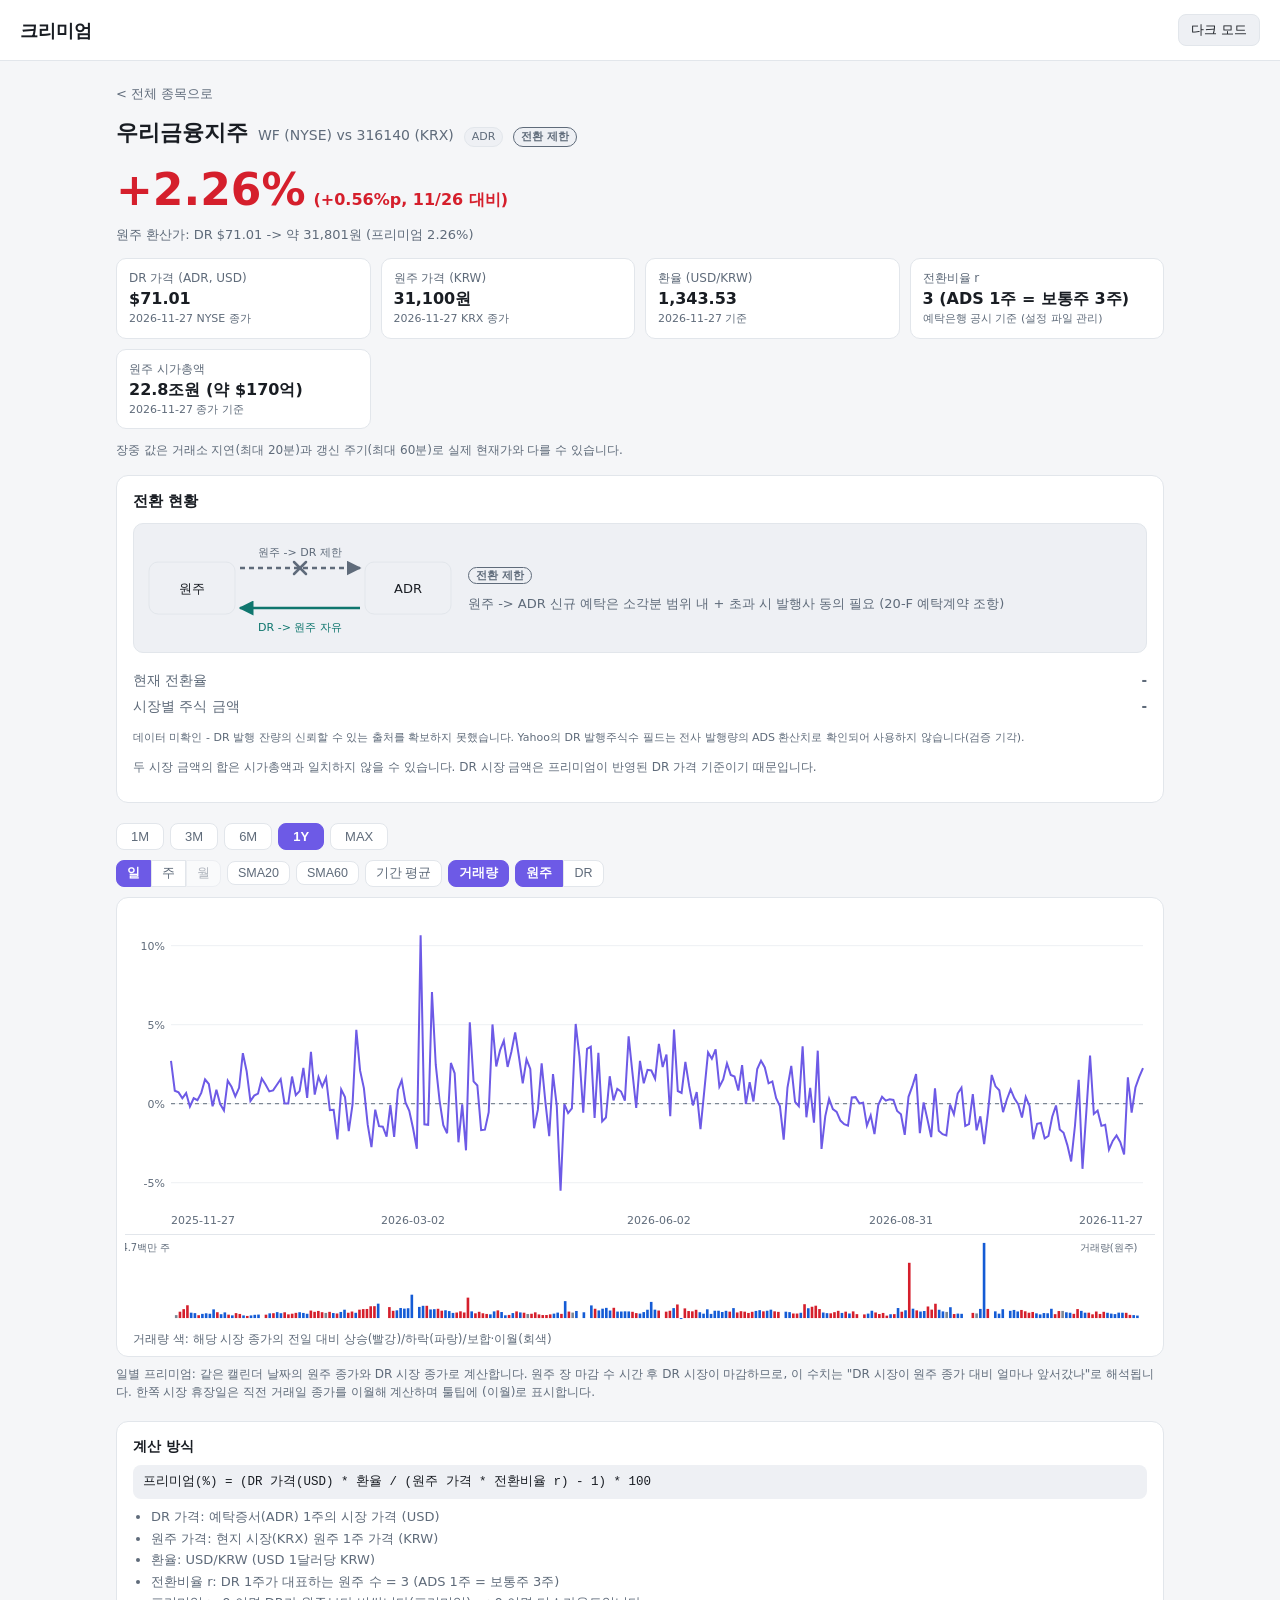
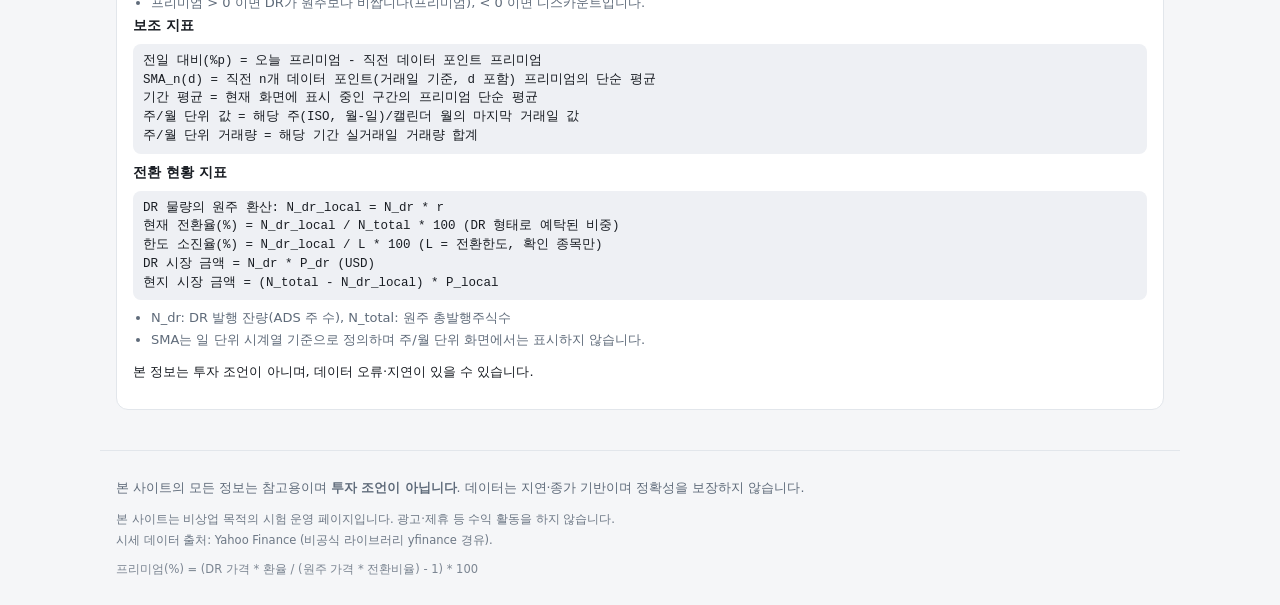
<file: src/web/stocks/wf/index.html>
<!DOCTYPE html>
<html lang="ko">
<head>
<meta charset="utf-8">
<meta name="viewport" content="width=device-width, initial-scale=1">
<title>우리금융지주 ADR 프리미엄(WF 괴리율) 차트 - 크리미엄</title>
<meta name="description" content="WF와 원주(316140) 간 프리미엄을 가격·환율·전환비율(3) 근거와 함께 계산. 계산 근거와 일별 차트 제공.">
<link rel="canonical" href="https://jasony93.github.io/stocks/wf/">
<meta property="og:title" content="우리금융지주 ADR 프리미엄(WF 괴리율) 차트 - 크리미엄">
<meta property="og:description" content="WF와 원주(316140) 간 프리미엄을 가격·환율·전환비율(3) 근거와 함께 계산. 계산 근거와 일별 차트 제공.">
<meta property="og:type" content="website">
<meta property="og:url" content="https://jasony93.github.io/stocks/wf/">
<meta property="og:site_name" content="크리미엄">
<meta name="google-site-verification" content="awEyar43Z5ClZHmGhIsxER21AYQvNLZ_QZ8KQ0EwgG8">
<link rel="stylesheet" href="../../styles.css?v=40cbd6d7">
<script>
// 첫 페인트 전 테마 적용 (깜빡임 방지)
(function () {
  var saved = null;
  try { saved = localStorage.getItem("theme"); } catch (e) {}
  var theme = saved || (window.matchMedia &&
    window.matchMedia("(prefers-color-scheme: dark)").matches ? "dark" : "light");
  document.documentElement.setAttribute("data-theme", theme);
})();
// 구 해시 URL(#/SKHY) -> 새 경로 리다이렉트
(function () {
  var m = location.hash.match(/^#\/([A-Za-z0-9]+)/);
  if (!m) return;
  var t = m[1].toLowerCase();
  var known = ["skhy", "smsn", "tsm", "baba", "kb", "shg", "wf", "pkx", "kep", "skm", "kt", "lpl"];
  if (known.indexOf(t) >= 0) { location.replace("../../stocks/" + t + "/"); }
  else if (m[1] === "/" || m[1] === "") { location.replace("../../"); }
})();
</script>
<script type="application/ld+json">{"@context": "https://schema.org", "@type": "BreadcrumbList", "itemListElement": [{"@type": "ListItem", "position": 1, "name": "홈", "item": "https://jasony93.github.io/"}, {"@type": "ListItem", "position": 2, "name": "우리금융지주", "item": "https://jasony93.github.io/stocks/wf/"}]}</script>
</head>
<body data-page="stock" data-root="../../" data-ticker="WF">
<header class="site-header">
  <a class="site-title" href="../../">크리미엄</a>
  <button id="theme-toggle" class="theme-toggle" type="button"
          aria-label="라이트/다크 테마 전환">다크 모드</button>
</header>

<main id="view" class="view">
<a class="back-link" href="../../">&lt; 전체 종목으로</a>
<div class="detail-head"><h1 class="detail-name">우리금융지주</h1><span class="detail-ticker">WF (NYSE) vs 316140 (KRX)</span><span class="badge">ADR</span><span class="badge conv-badge conv-badge-limited" title="DR을 원주로 바꾸는 방향만 자유롭고, 원주를 DR로 만드는 방향은 제한돼 괴리가 오래 유지될 수 있습니다">전환 제한</span></div>
<div class="detail-premium pos">+2.26%<span class="detail-delta pos">(+0.56%p, 11/26 대비)</span></div>
<div class="detail-implied">원주 환산가: DR $71.01 -&gt; 약 31,801원 (프리미엄 2.26%)</div>
<div class="source-grid"><div class="source-item"><div class="source-label">DR 가격 (ADR, USD)</div><div class="source-value">$71.01</div><div class="source-date">2026-11-27 NYSE 종가</div></div><div class="source-item"><div class="source-label">원주 가격 (KRW)</div><div class="source-value">31,100원</div><div class="source-date">2026-11-27 KRX 종가</div></div><div class="source-item"><div class="source-label">환율 (USD/KRW)</div><div class="source-value">1,343.53</div><div class="source-date">2026-11-27 기준</div></div><div class="source-item"><div class="source-label">전환비율 r</div><div class="source-value">3 (ADS 1주 = 보통주 3주)</div><div class="source-date">예탁은행 공시 기준 (설정 파일 관리)</div></div><div class="source-item"><div class="source-label">원주 시가총액</div><div class="source-value">22.8조원 (약 $170억)</div><div class="source-date">2026-11-27 종가 기준</div></div></div>
<p class="chart-note snap-footnote">장중 값은 거래소 지연(최대 20분)과 갱신 주기(최대 60분)로 실제 현재가와 다를 수 있습니다.</p>
<section class="conv-section"><h3>전환 현황</h3><div class="conv-structure"><svg class="conv-diagram" viewBox="0 0 304 104" role="img" aria-label="DR에서 원주로 가는 전환은 자유롭지만, 원주에서 DR로 가는 전환은 제한됩니다">
<defs>
<marker id="ah-open" viewBox="0 0 10 10" refX="9" refY="5" markerWidth="6" markerHeight="6" orient="auto-start-reverse"><path d="M0 0 L10 5 L0 10 z" fill="var(--conv-open)"/></marker>
<marker id="ah-up" viewBox="0 0 10 10" refX="9" refY="5" markerWidth="6" markerHeight="6" orient="auto-start-reverse"><path d="M0 0 L10 5 L0 10 z" fill="var(--conv-blocked)"/></marker>
</defs>
<rect x="1" y="26" width="86" height="52" rx="9" fill="var(--badge-bg)" stroke="var(--border)"/>
<text x="44" y="57" text-anchor="middle" font-size="13" fill="var(--text)">원주</text>
<rect x="217" y="26" width="86" height="52" rx="9" fill="var(--badge-bg)" stroke="var(--border)"/>
<text x="260" y="57" text-anchor="middle" font-size="13" fill="var(--text)">ADR</text>
<line x1="92" y1="32" x2="212" y2="32" stroke="var(--conv-blocked)" stroke-width="2.5" stroke-dasharray="5 4" marker-end="url(#ah-up)"/>
<text x="152" y="20" text-anchor="middle" font-size="11" fill="var(--conv-blocked)">원주 -&gt; DR 제한</text>
<g stroke="var(--conv-blocked)" stroke-width="2.5" stroke-linecap="round"><line x1="146" y1="26" x2="158" y2="38"/><line x1="158" y1="26" x2="146" y2="38"/></g>
<line x1="212" y1="72" x2="92" y2="72" stroke="var(--conv-open)" stroke-width="2.5" marker-end="url(#ah-open)"/>
<text x="152" y="95" text-anchor="middle" font-size="11" fill="var(--conv-open)">DR -&gt; 원주 자유</text>
</svg><div class="conv-structure-text"><span class="badge conv-badge conv-badge-limited">전환 제한</span><p>원주 -&gt; ADR 신규 예탁은 소각분 범위 내 + 초과 시 발행사 동의 필요 (20-F 예탁계약 조항)</p></div></div><div class="conv-unknown"><div class="conv-row"><span>현재 전환율</span><strong>-</strong></div><div class="conv-row"><span>시장별 주식 금액</span><strong>-</strong></div><p class="source-date">데이터 미확인 - DR 발행 잔량의 신뢰할 수 있는 출처를 확보하지 못했습니다. Yahoo의 DR 발행주식수 필드는 전사 발행량의 ADS 환산치로 확인되어 사용하지 않습니다(검증 기각).</p></div><p class="chart-note">두 시장 금액의 합은 시가총액과 일치하지 않을 수 있습니다. DR 시장 금액은 프리미엄이 반영된 DR 가격 기준이기 때문입니다.</p></section>
<div class="period-tabs"><button type="button" class="period-tab">1M</button><button type="button" class="period-tab">3M</button><button type="button" class="period-tab">6M</button><button type="button" class="period-tab active">1Y</button><button type="button" class="period-tab">MAX</button></div>
<div class="chart-wrap" id="detail-chart"><p class="loading">차트 데이터를 불러오는 중...</p><noscript><p class="chart-note">일별 차트 표시는 JavaScript가 필요합니다. 위의 프리미엄·원천값은 최신 스냅샷 기준입니다.</p></noscript></div>
<p class="chart-note">일별 프리미엄: 같은 캘린더 날짜의 원주 종가와 DR 시장 종가로 계산합니다. 원주 장 마감 수 시간 후 DR 시장이 마감하므로, 이 수치는 "DR 시장이 원주 종가 대비 얼마나 앞서갔나"로 해석됩니다. 한쪽 시장 휴장일은 직전 거래일 종가를 이월해 계산하며 툴팁에 (이월)로 표시합니다.</p>
<div class="formula-box"><h3>계산 방식</h3><code>프리미엄(%) = (DR 가격(USD) * 환율 / (원주 가격 * 전환비율 r) - 1) * 100</code><ul><li>DR 가격: 예탁증서(ADR) 1주의 시장 가격 (USD)</li><li>원주 가격: 현지 시장(KRX) 원주 1주 가격 (KRW)</li><li>환율: USD/KRW (USD 1달러당 KRW)</li><li>전환비율 r: DR 1주가 대표하는 원주 수 = 3 (ADS 1주 = 보통주 3주)</li><li>프리미엄 &gt; 0 이면 DR가 원주보다 비쌉니다(프리미엄), &lt; 0 이면 디스카운트입니다.</li></ul><h3>보조 지표</h3><code>전일 대비(%p) = 오늘 프리미엄 - 직전 데이터 포인트 프리미엄
SMA_n(d) = 직전 n개 데이터 포인트(거래일 기준, d 포함) 프리미엄의 단순 평균
기간 평균 = 현재 화면에 표시 중인 구간의 프리미엄 단순 평균
주/월 단위 값 = 해당 주(ISO, 월-일)/캘린더 월의 마지막 거래일 값
주/월 단위 거래량 = 해당 기간 실거래일 거래량 합계</code><h3>전환 현황 지표</h3><code>DR 물량의 원주 환산: N_dr_local = N_dr * r
현재 전환율(%) = N_dr_local / N_total * 100  (DR 형태로 예탁된 비중)
한도 소진율(%) = N_dr_local / L * 100  (L = 전환한도, 확인 종목만)
DR 시장 금액 = N_dr * P_dr  (USD)
현지 시장 금액 = (N_total - N_dr_local) * P_local</code><ul><li>N_dr: DR 발행 잔량(ADS 주 수), N_total: 원주 총발행주식수</li><li>SMA는 일 단위 시계열 기준으로 정의하며 주/월 단위 화면에서는 표시하지 않습니다.</li></ul><p>본 정보는 투자 조언이 아니며, 데이터 오류·지연이 있을 수 있습니다.</p></div>
</main>

<footer class="site-footer">
  <p>본 사이트의 모든 정보는 참고용이며 <strong>투자 조언이 아닙니다</strong>. 데이터는 지연·종가 기반이며 정확성을 보장하지 않습니다.</p>
  <p class="footer-notice">본 사이트는 비상업 목적의 시험 운영 페이지입니다. 광고·제휴 등 수익 활동을 하지 않습니다.</p>
  <p class="footer-notice">시세 데이터 출처: Yahoo Finance (비공식 라이브러리 yfinance 경유).</p>
  <p class="footer-sub">프리미엄(%) = (DR 가격 * 환율 / (원주 가격 * 전환비율) - 1) * 100</p>
</footer>

<script id="page-data" type="application/json">{"id": "WF", "local_currency": "KRW", "fx_label": "USD/KRW"}</script>
<script src="../../app.js?v=84deca25"></script>
</body>
</html>
</file>
<file: src/web/styles.css>
/* ADR 프리미엄 트래커 - 라이트/다크 테마는 CSS 변수로 관리 */

:root[data-theme="light"] {
  --bg: #f5f6f8;
  --surface: #ffffff;
  --text: #191d23;
  --muted: #5f6b7a;
  --border: #e2e6eb;
  --pos: #d51f2c;        /* 프리미엄 양수 = 빨강 (국내 관례) */
  --neg: #145bd5;        /* 프리미엄 음수 = 파랑 */
  --accent: #6d5ae6;     /* 차트 라인 (중립색) */
  --accent-contrast: #ffffff; /* accent 배경 위 텍스트 (활성 탭) - vs #6d5ae6 = 4.93:1 */
  --zero-line: #7d8794;  /* 0% 기준선 - vs surface #ffffff = 3.64:1 (WCAG 비텍스트 3:1) */
  --sma20: #b45309;      /* F5 SMA20 - vs #ffffff = 5.02:1 */
  --sma60: #0f766e;      /* F5 SMA60 - vs #ffffff = 5.47:1 */
  --avg-line: #5f6b7a;   /* F5 기간 평균선 - vs #ffffff = 5.43:1 */
  --vol-bar: #5b7ca8;    /* F6 거래량 바 - vs #ffffff = 4.29:1 */
  --conv-open: #0f766e;    /* 전환 열린 방향 - vs surface 5.47:1 / vs badge-bg 4.80:1 */
  --conv-blocked: #5f6b7a; /* 전환 막힌 방향 - vs surface 5.43:1 / vs badge-bg 4.76:1 */
  --grid: #edf0f3;
  --tooltip-bg: #22262c;
  --tooltip-text: #f2f4f7;
  --badge-bg: #eef0f4;
  --warn-bg: #fdf3e0;
  --warn-text: #8a5a00;
  --warn-border: #f0d9a8;
}

:root[data-theme="dark"] {
  --bg: #14171c;
  --surface: #1d2128;
  --text: #e8ebef;
  --muted: #99a3b0;
  --border: #2c323b;
  --pos: #ff6b6b;
  --neg: #6ea8ff;
  --accent: #9d8cff;
  --accent-contrast: #14171c; /* accent 배경 위 텍스트 (활성 탭) - vs #9d8cff = 6.53:1 */
  --zero-line: #6b7480;
  --sma20: #f0a24f;      /* F5 SMA20 - vs #1d2128 = 7.68:1 */
  --sma60: #4fd1c5;      /* F5 SMA60 - vs #1d2128 = 8.66:1 */
  --avg-line: #99a3b0;   /* F5 기간 평균선 - vs #1d2128 = 6.32:1 */
  --vol-bar: #7d93b3;    /* F6 거래량 바 - vs #1d2128 = 5.15:1 */
  --conv-open: #4fd1c5;    /* 전환 열린 방향 - vs surface 8.66:1 / vs badge-bg 7.12:1 */
  --conv-blocked: #99a3b0; /* 전환 막힌 방향 - vs surface 6.32:1 / vs badge-bg 5.20:1 */
  --grid: #262b33;
  --tooltip-bg: #f2f4f7;
  --tooltip-text: #22262c;
  --badge-bg: #2a303a;
  --warn-bg: #3a2f18;
  --warn-text: #f0c674;
  --warn-border: #57451f;
}

* { box-sizing: border-box; }

html, body {
  margin: 0;
  padding: 0;
  background: var(--bg);
  color: var(--text);
  font-family: "Pretendard", "Malgun Gothic", "Apple SD Gothic Neo",
               system-ui, sans-serif;
  line-height: 1.5;
}

a { color: inherit; text-decoration: none; }

.site-header {
  display: flex;
  align-items: center;
  justify-content: space-between;
  gap: 12px;
  padding: 14px 20px;
  border-bottom: 1px solid var(--border);
  background: var(--surface);
  position: sticky;
  top: 0;
  z-index: 10;
}

.site-title { font-size: 18px; font-weight: 700; }

.theme-toggle {
  border: 1px solid var(--border);
  background: var(--badge-bg);
  color: var(--text);
  border-radius: 8px;
  padding: 6px 12px;
  font-size: 13px;
  cursor: pointer;
}
.theme-toggle:hover { border-color: var(--muted); }

.view {
  max-width: 1080px;
  margin: 0 auto;
  padding: 20px 16px 40px;
}

.loading, .fatal-error { color: var(--muted); text-align: center; padding: 48px 0; }
.fatal-error strong { color: var(--pos); }

.updated-at {
  color: var(--muted);
  font-size: 12px;
  margin: 0 0 14px;
}

/* ---- 메인 랜딩 소개 블록 (2026-08-06) ---- */
.intro {
  background: var(--surface);
  border: 1px solid var(--border);
  border-radius: 12px;
  padding: 16px 18px;
  margin: 0 0 14px;
}
.intro-headline {
  font-size: 19px;
  font-weight: 800;
  margin: 0 0 8px;
  line-height: 1.35;
}
.intro-body {
  margin: 0;
  font-size: 14px;
  line-height: 1.6;
  color: var(--text);
}
.intro-reading {
  margin: 8px 0 0;
  font-size: 13px;
  color: var(--muted);
}
.intro-link {
  color: var(--accent);
  font-weight: 700;
  white-space: nowrap;
}
.intro-link:hover { text-decoration: underline; }
@media (max-width: 560px) {
  .intro { padding: 13px 14px; }
  .intro-headline { font-size: 17px; }
  .intro-body { font-size: 13.5px; }
}

/* ---- 메인 카드 그리드 ---- */
.card-grid {
  display: grid;
  grid-template-columns: repeat(3, 1fr);
  gap: 14px;
}
@media (max-width: 900px) { .card-grid { grid-template-columns: repeat(2, 1fr); } }
@media (max-width: 560px) { .card-grid { grid-template-columns: 1fr; } }

.card {
  background: var(--surface);
  border: 1px solid var(--border);
  border-radius: 12px;
  padding: 14px 16px;
  display: block;
  transition: border-color .15s;
}
.card:hover { border-color: var(--accent); }

.card-head {
  display: flex;
  align-items: baseline;
  gap: 8px;
  flex-wrap: wrap;
}
.card-name { font-weight: 700; font-size: 15px; }
.card-ticker { color: var(--muted); font-size: 12px; }

.badge {
  font-size: 11px;
  padding: 1px 7px;
  border-radius: 10px;
  background: var(--badge-bg);
  color: var(--muted);
  border: 1px solid var(--border);
  white-space: nowrap;
}
.badge-gdr { color: var(--warn-text); background: var(--warn-bg); border-color: var(--warn-border); }

.card-premium {
  font-size: 28px;
  font-weight: 800;
  margin: 6px 0 2px;
  font-variant-numeric: tabular-nums;
}
.pos { color: var(--pos); }
.neg { color: var(--neg); }

.card-spark { margin: 4px 0 6px; }
.card-spark svg { display: block; width: 100%; height: 56px; }

.card-prices, .card-asof {
  font-size: 12px;
  color: var(--muted);
  font-variant-numeric: tabular-nums;
}

.stale-badge {
  display: inline-block;
  margin-top: 6px;
  font-size: 11px;
  padding: 2px 8px;
  border-radius: 8px;
  background: var(--warn-bg);
  color: var(--warn-text);
  border: 1px solid var(--warn-border);
}

/* ---- 상세 화면 ---- */
.back-link { color: var(--muted); font-size: 13px; display: inline-block; margin-bottom: 12px; }
.back-link:hover { color: var(--text); }

.detail-head {
  display: flex;
  align-items: baseline;
  gap: 10px;
  flex-wrap: wrap;
  margin-bottom: 4px;
}
.detail-name { font-size: 22px; font-weight: 800; margin: 0; }
.detail-ticker { color: var(--muted); font-size: 14px; }

.gdr-notice {
  background: var(--warn-bg);
  color: var(--warn-text);
  border: 1px solid var(--warn-border);
  border-radius: 8px;
  padding: 8px 12px;
  font-size: 13px;
  margin: 10px 0;
}

.detail-premium {
  font-size: 44px;
  font-weight: 800;
  margin: 8px 0 2px;
  font-variant-numeric: tabular-nums;
}
.detail-implied { color: var(--muted); font-size: 13px; margin-bottom: 14px; }

.source-grid {
  display: grid;
  grid-template-columns: repeat(4, 1fr);
  gap: 10px;
  margin: 14px 0 20px;
}
@media (max-width: 760px) { .source-grid { grid-template-columns: repeat(2, 1fr); } }

.source-item {
  background: var(--surface);
  border: 1px solid var(--border);
  border-radius: 10px;
  padding: 10px 12px;
}
.source-label { font-size: 12px; color: var(--muted); }
.source-value { font-size: 16px; font-weight: 700; font-variant-numeric: tabular-nums; }
.source-date { font-size: 11px; color: var(--muted); }

/* 기간 탭 */
.period-tabs { display: flex; gap: 6px; margin-bottom: 10px; flex-wrap: wrap; }
.period-tab {
  border: 1px solid var(--border);
  background: var(--surface);
  color: var(--muted);
  border-radius: 8px;
  padding: 5px 14px;
  font-size: 13px;
  cursor: pointer;
}
.period-tab.active {
  background: var(--accent);
  border-color: var(--accent);
  color: var(--accent-contrast);
  font-weight: 700;
}

.chart-wrap {
  position: relative;
  background: var(--surface);
  border: 1px solid var(--border);
  border-radius: 12px;
  padding: 12px 8px 6px;
}
.chart-wrap svg { display: block; width: 100%; }

.chart-tooltip {
  position: absolute;
  pointer-events: none;
  background: var(--tooltip-bg);
  color: var(--tooltip-text);
  border-radius: 8px;
  padding: 8px 10px;
  font-size: 12px;
  line-height: 1.45;
  white-space: nowrap;
  display: none;
  z-index: 5;
  box-shadow: 0 4px 14px rgba(0,0,0,.25);
  font-variant-numeric: tabular-nums;
}
.chart-tooltip .tt-date { font-weight: 700; }
.chart-tooltip .tt-ff { opacity: .75; }

.chart-note { color: var(--muted); font-size: 12px; margin-top: 8px; }

/* 수식 안내 */
.formula-box {
  background: var(--surface);
  border: 1px solid var(--border);
  border-radius: 12px;
  padding: 14px 16px;
  margin-top: 20px;
  font-size: 13px;
}
.formula-box h3 { margin: 0 0 8px; font-size: 14px; }
.formula-box code {
  display: block;
  background: var(--badge-bg);
  border-radius: 8px;
  padding: 8px 10px;
  margin: 8px 0;
  overflow-x: auto;
  font-size: 12.5px;
}
.formula-box ul { margin: 6px 0 0; padding-left: 18px; color: var(--muted); }
.formula-box li { margin: 2px 0; }

/* ---- v2: F4 전일 대비 %p ---- */
.card-delta { font-size: 14px; font-weight: 700; margin-left: 6px; }
.detail-delta { font-size: 16px; font-weight: 700; margin-left: 8px; }

/* ---- v2: F2 장중 지연 시세 배지 ---- */
.live-badge {
  display: inline-block;
  margin: 6px 0 2px;
  font-size: 11.5px;
  padding: 2px 8px;
  border-radius: 8px;
  background: var(--badge-bg);
  color: var(--muted);
  border: 1px solid var(--border);
}
.snap-footnote { margin-top: -8px; margin-bottom: 16px; }

/* ---- v2: F1/F3/F5/F6 차트 툴바 ---- */
.chart-toolbar {
  display: flex;
  align-items: center;
  gap: 6px;
  flex-wrap: wrap;
  margin: 0 0 10px;
}
.unit-group { display: inline-flex; gap: 0; }
.unit-group .chart-toggle { border-radius: 0; }
.unit-group .chart-toggle:first-child { border-radius: 8px 0 0 8px; }
.unit-group .chart-toggle:last-child { border-radius: 0 8px 8px 0; }
.chart-toggle {
  border: 1px solid var(--border);
  background: var(--surface);
  color: var(--muted);
  border-radius: 8px;
  padding: 4px 10px;
  font-size: 12.5px;
  cursor: pointer;
}
.chart-toggle.active {
  background: var(--accent);
  border-color: var(--accent);
  color: var(--accent-contrast);
  font-weight: 700;
}
.chart-toggle:disabled {
  opacity: .45;
  cursor: not-allowed;
}
.pan-status {
  font-size: 12px;
  color: var(--warn-text);
  background: var(--warn-bg);
  border: 1px solid var(--warn-border);
  border-radius: 8px;
  padding: 3px 8px;
}

.chart-legend {
  display: flex;
  gap: 14px;
  flex-wrap: wrap;
  padding: 6px 8px 2px;
  font-size: 12px;
  color: var(--muted);
}
.legend-item { display: inline-flex; align-items: center; gap: 5px; }
.legend-swatch {
  display: inline-block;
  width: 14px;
  height: 3px;
  border-radius: 2px;
}
.vol-panel { margin-top: 4px; border-top: 1px solid var(--border); }
/* 호버 연동: 강조 대상 외 바를 감쇠 (색상 의미는 유지) */
.vol-panel .vol-bar { transition: opacity .08s linear; }
.chart-wrap:focus { outline: 2px solid var(--accent); outline-offset: 2px; }

/* F1 패닝: 세로 스크롤 유지 + 드래그 중 텍스트 선택 방지 + 커서 */
.chart-wrap { touch-action: pan-y; }
.chart-wrap svg {
  user-select: none;
  -webkit-user-select: none;
}
.chart-wrap.pan-enabled svg { cursor: grab; }
.chart-wrap.panning svg { cursor: grabbing; }

/* ---- v2: F7 전환 현황 ---- */
.conv-section {
  background: var(--surface);
  border: 1px solid var(--border);
  border-radius: 12px;
  padding: 14px 16px;
  margin: 0 0 20px;
}
.conv-section h3 { margin: 0 0 10px; font-size: 15px; }
.conv-limit { margin: 0 0 10px; font-size: 13.5px; }
.gauge {
  position: relative;
  height: 14px;
  background: var(--badge-bg);
  border: 1px solid var(--border);
  border-radius: 7px;
  overflow: hidden;
  margin-bottom: 10px;
}
.gauge-fill {
  position: absolute;
  left: 0; top: 0; bottom: 0;
  background: var(--accent);
  border-radius: 7px 0 0 7px;
}
.gauge-limit {
  position: absolute;
  top: -2px; bottom: -2px;
  width: 2px;
  background: var(--pos);
}
.conv-row {
  display: flex;
  justify-content: space-between;
  gap: 10px;
  font-size: 13.5px;
  padding: 3px 0;
}
.conv-row strong { font-variant-numeric: tabular-nums; }
.conv-markets {
  display: grid;
  grid-template-columns: 1fr 1fr;
  gap: 10px;
  margin: 10px 0;
}
@media (max-width: 560px) { .conv-markets { grid-template-columns: 1fr; } }
.conv-market {
  background: var(--badge-bg);
  border-radius: 10px;
  padding: 10px 12px;
}
.conv-unknown { color: var(--muted); }

/* 전환 구조 시각화 (2026-08-05) */
.conv-structure {
  display: flex;
  align-items: center;
  gap: 16px;
  flex-wrap: wrap;
  background: var(--badge-bg);
  border: 1px solid var(--border);
  border-radius: 10px;
  padding: 12px 14px;
  margin-bottom: 14px;
}
.conv-diagram {
  width: 304px;
  max-width: 100%;
  height: auto;
  flex: 0 0 auto;
}
.conv-structure-text { flex: 1 1 220px; min-width: 0; }
.conv-structure-text p {
  margin: 8px 0 0;
  font-size: 13px;
  color: var(--muted);
  line-height: 1.5;
}
@media (max-width: 560px) {
  .conv-structure { gap: 10px; padding: 10px; }
  .conv-structure-text { flex-basis: 100%; }
}

.conv-badge { font-weight: 700; }
.conv-badge-free {
  color: var(--conv-open);
  border-color: var(--conv-open);
}
.conv-badge-limited {
  color: var(--conv-blocked);
  border-color: var(--conv-blocked);
}

/* 수식 안내 - 여러 줄 수식 블록 */
.formula-box code { white-space: pre-line; }

/* ---- 가이드 페이지·목록 ---- */
.guide-list { margin-top: 28px; }
.guide-list h2 { font-size: 16px; margin: 0 0 8px; }
.guide-list ul { margin: 0; padding-left: 20px; }
.guide-list li { margin: 4px 0; }
.guide-list a { color: var(--accent); }
.guide-list a:hover { text-decoration: underline; }

.guide-article {
  background: var(--surface);
  border: 1px solid var(--border);
  border-radius: 12px;
  padding: 20px 22px;
  font-size: 14.5px;
}
.guide-article h1 { font-size: 22px; margin: 0 0 14px; }
.guide-article h2 { font-size: 17px; margin: 22px 0 8px; }
.guide-article h3 { font-size: 15px; margin: 16px 0 6px; }
.guide-article p { margin: 8px 0; }
.guide-article ul, .guide-article ol { margin: 8px 0; padding-left: 22px; }
.guide-article blockquote {
  margin: 10px 0;
  padding: 6px 14px;
  border-left: 3px solid var(--accent);
  color: var(--muted);
}
.guide-article code {
  background: var(--badge-bg);
  border-radius: 4px;
  padding: 1px 5px;
  font-size: 13px;
}
.guide-article pre {
  background: var(--badge-bg);
  border-radius: 8px;
  padding: 10px 12px;
  overflow-x: auto;
  margin: 10px 0;
}
.guide-article pre code {
  background: none;
  padding: 0;
  font-size: 12.5px;
  white-space: pre;
}
.guide-article a { color: var(--accent); }
.guide-article a:hover { text-decoration: underline; }
.guide-article a { word-break: break-all; }
.guide-article hr { border: 0; border-top: 1px solid var(--border); margin: 18px 0; }
.guide-article .table-wrap { overflow-x: auto; margin: 10px 0; }
.guide-article table { border-collapse: collapse; font-size: 13px; min-width: 480px; }
.guide-article th, .guide-article td {
  border: 1px solid var(--border);
  padding: 6px 10px;
  text-align: left;
  vertical-align: top;
}
.guide-article th { background: var(--badge-bg); }

.site-footer {
  max-width: 1080px;
  margin: 0 auto;
  padding: 16px;
  border-top: 1px solid var(--border);
  color: var(--muted);
  font-size: 12.5px;
}
.site-footer .footer-sub { font-size: 11.5px; opacity: .8; }
.site-footer .footer-notice { font-size: 11.5px; margin: 4px 0; opacity: .9; }
.site-footer .footer-notice a { text-decoration: underline; }
</file>
